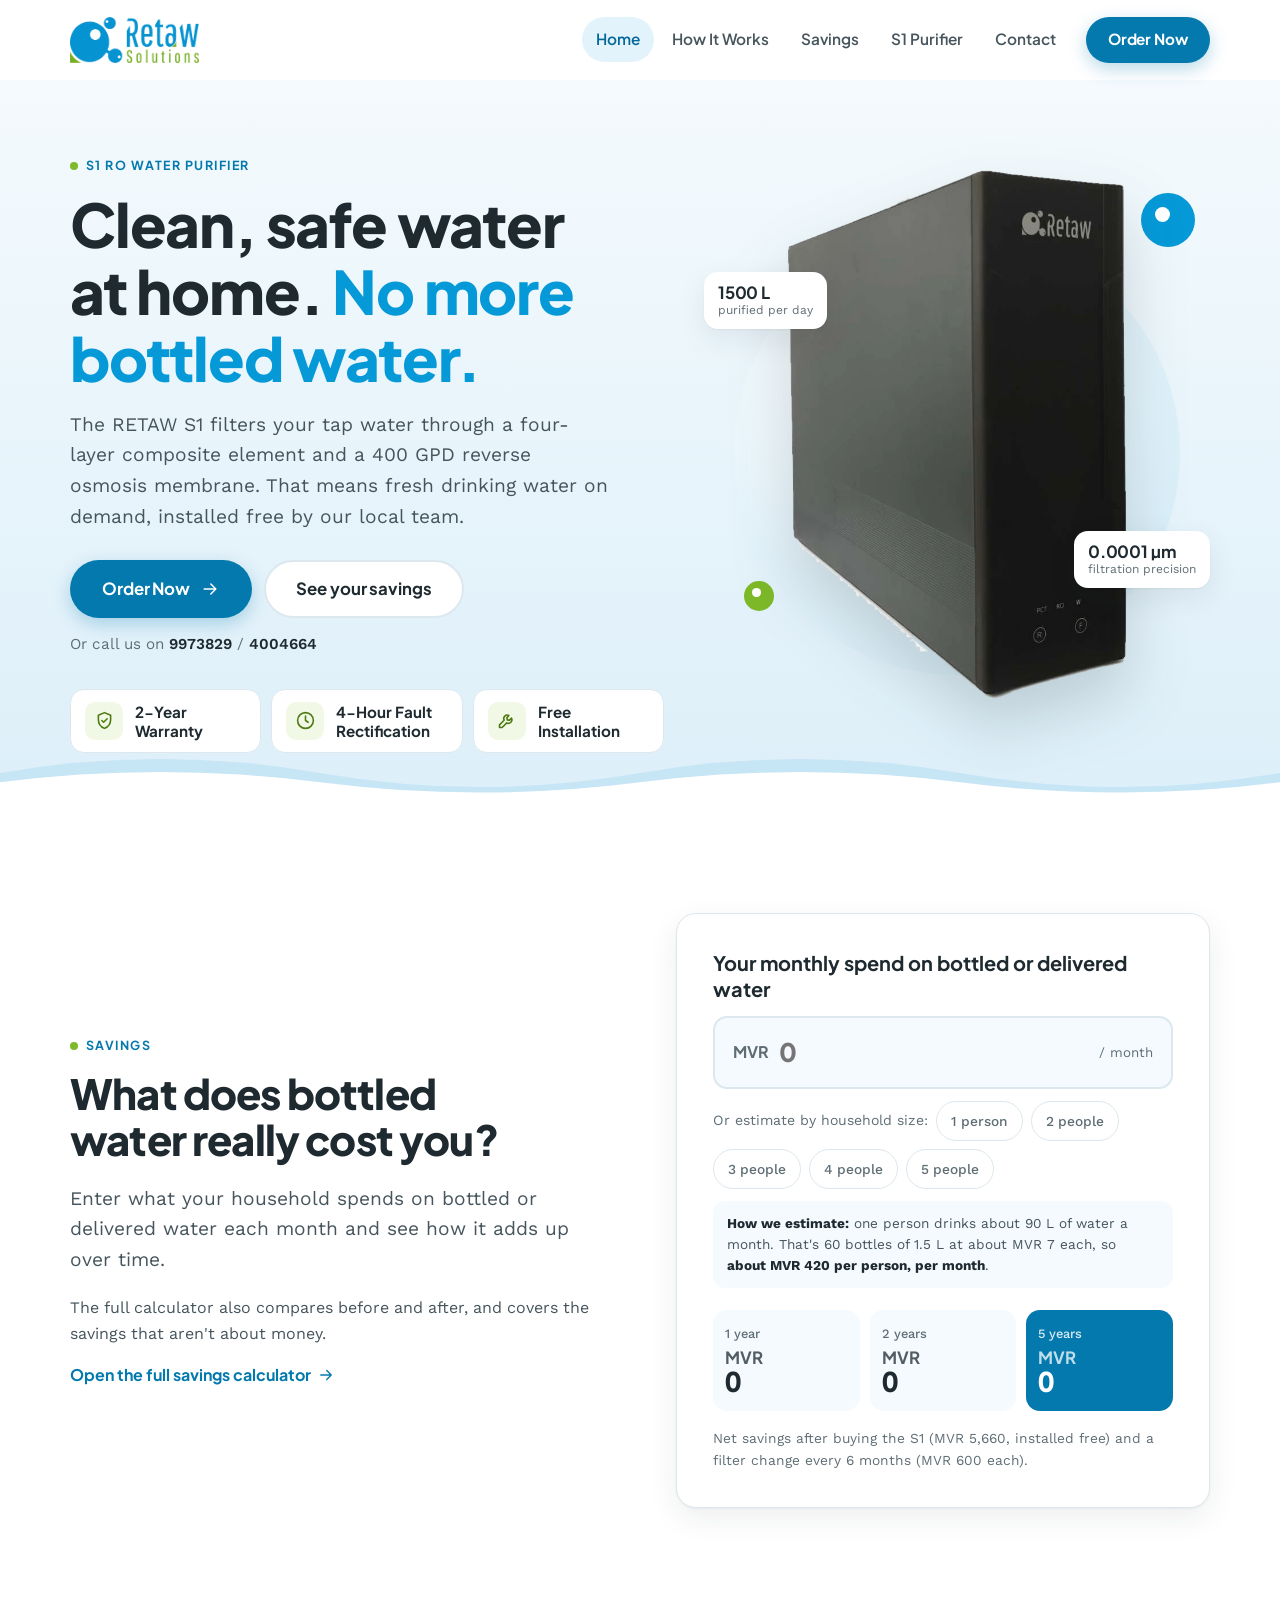
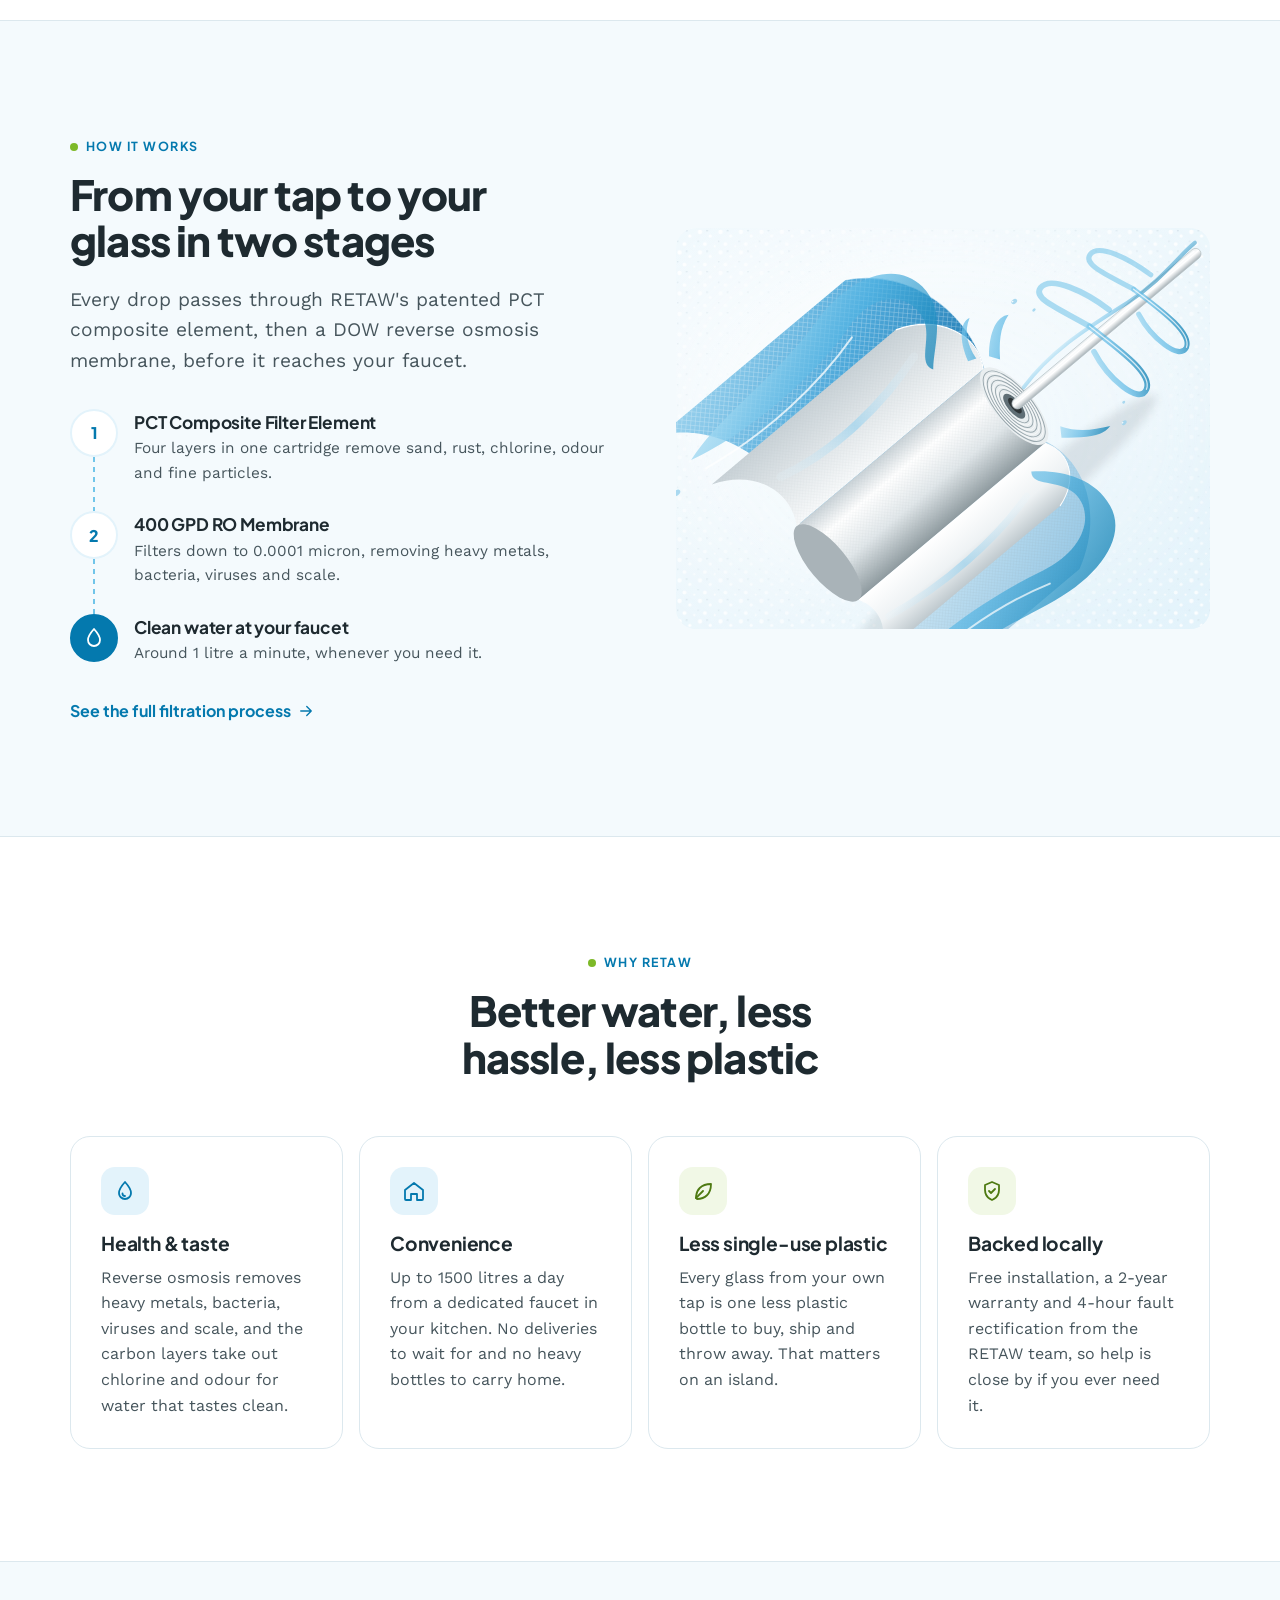
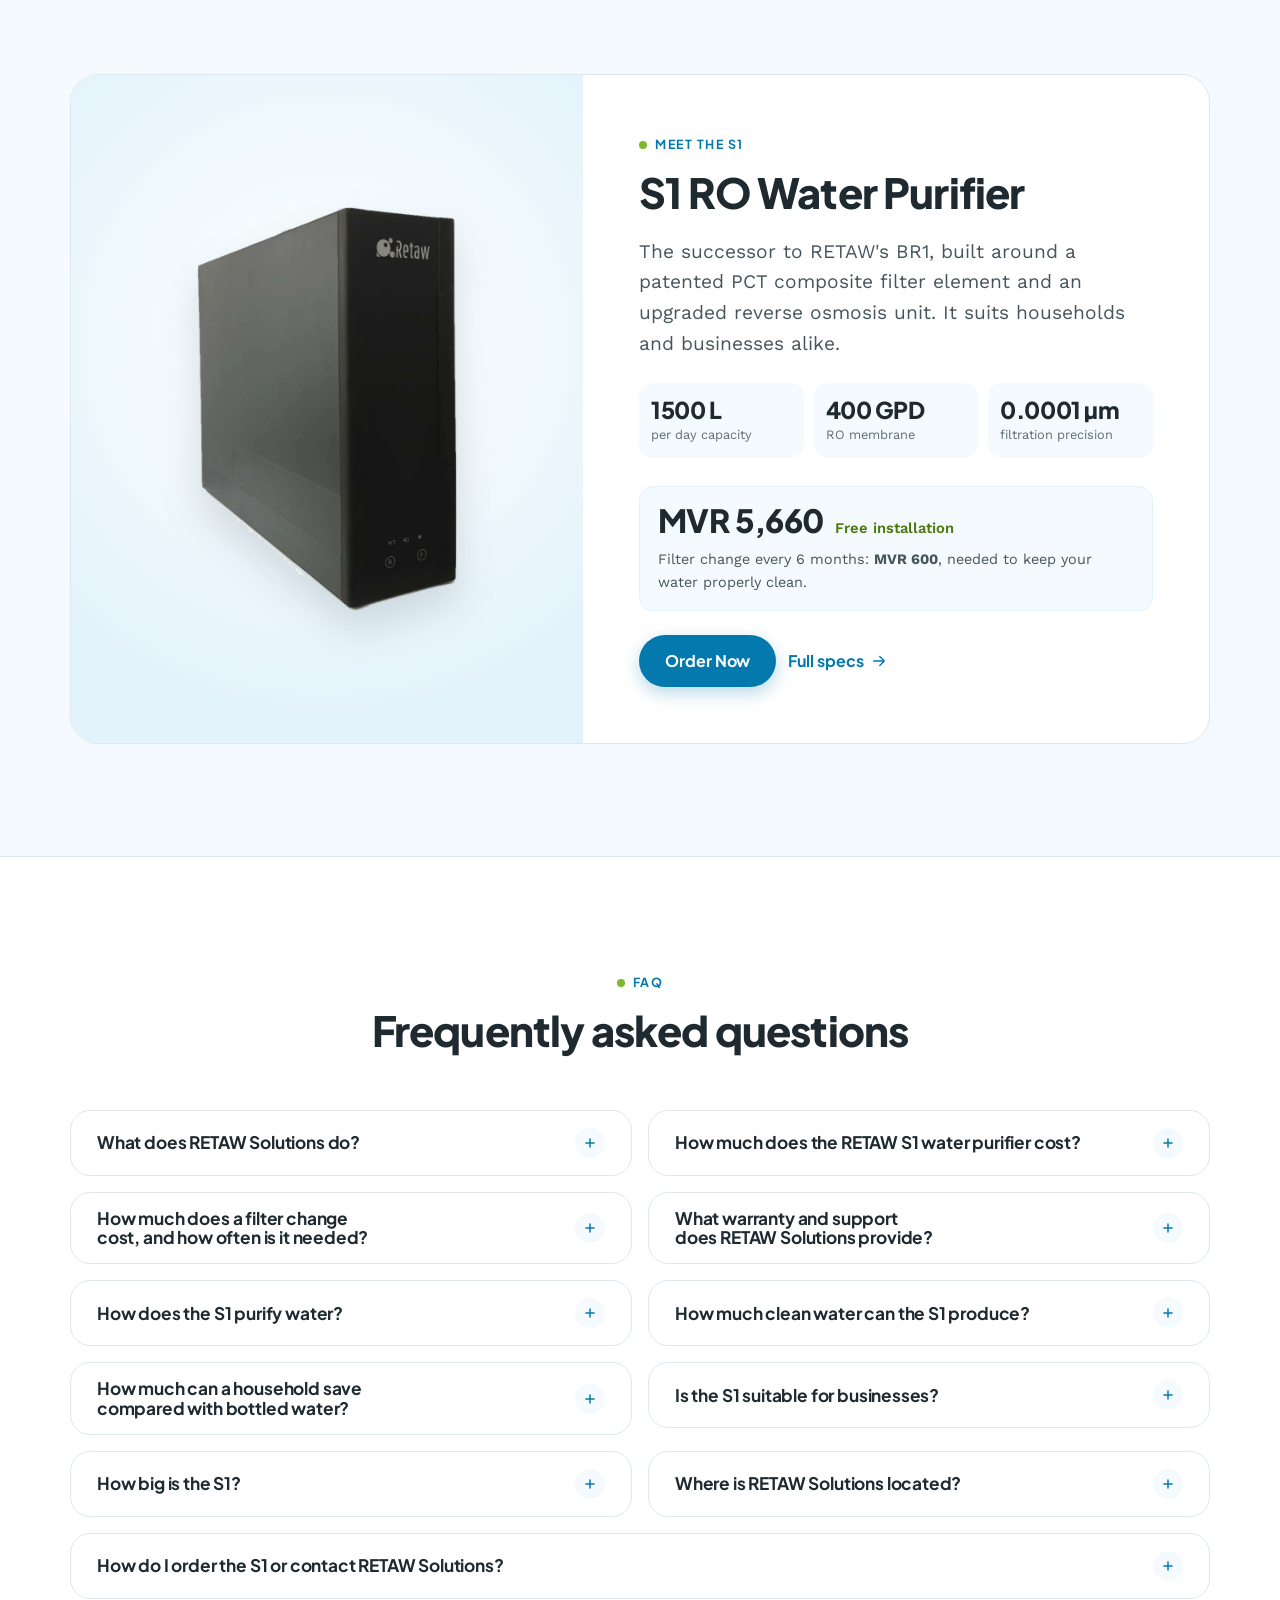
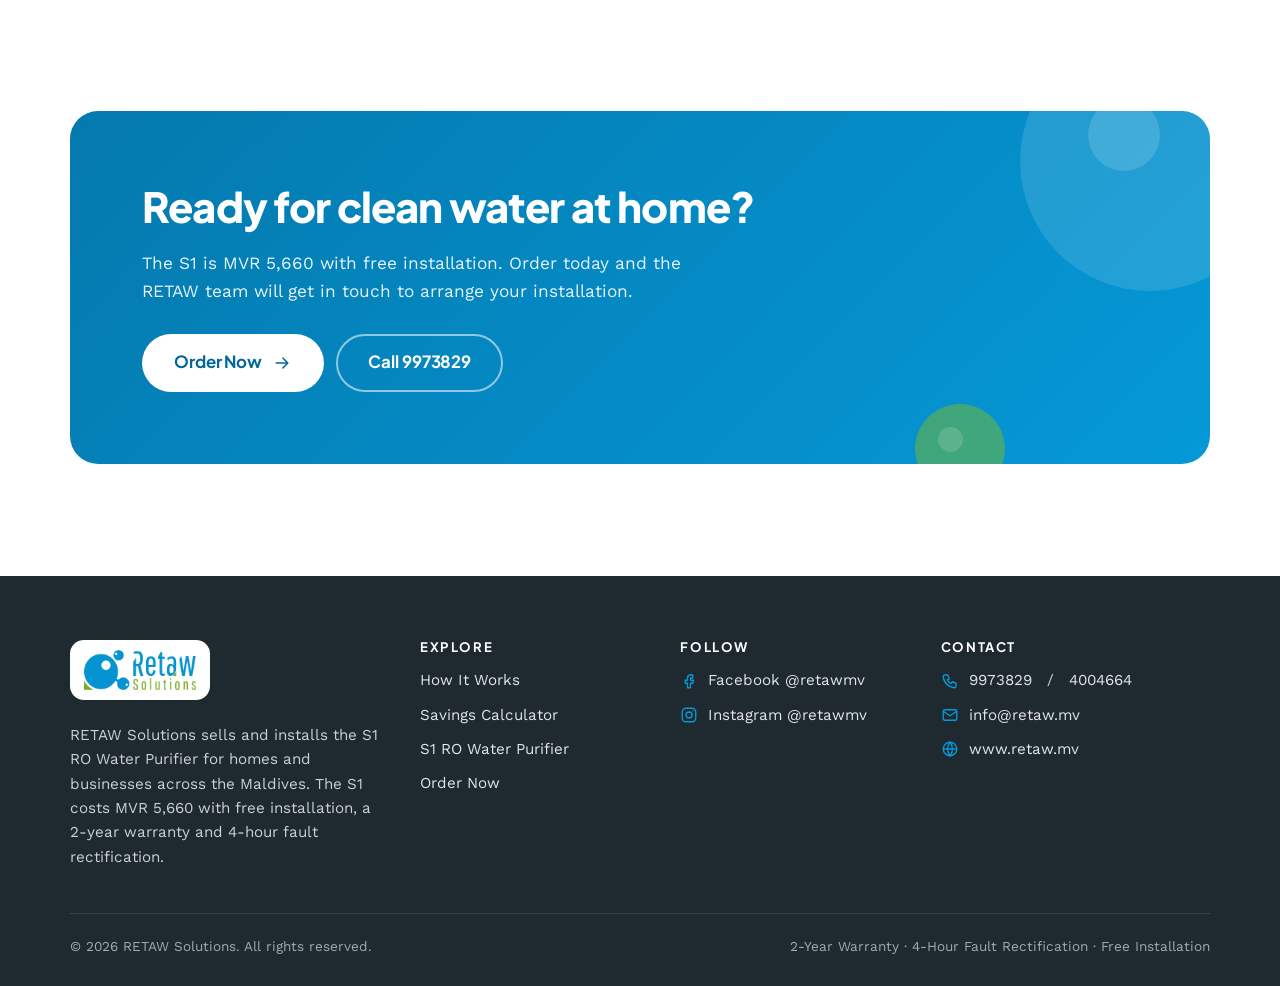
<file: index.html>
<!doctype html>
<html lang="en">
<head>
  <meta charset="utf-8">
  <meta name="viewport" content="width=device-width, initial-scale=1">
  <title>Water Purifiers in the Maldives for Clean Water | RETAW</title>
  <meta name="description" content="Clean, safe drinking water from your own tap with the RETAW S1 RO water purifier. MVR 5,660 with free installation and a 2-year warranty in the Maldives.">
  <link rel="canonical" href="https://www.retaw.mv/">
  <meta name="theme-color" content="#0599D8">
  <!-- Open Graph / Twitter Card -->
  <meta property="og:type" content="website">
  <meta property="og:site_name" content="RETAW Solutions">
  <meta property="og:title" content="Water Purifiers in the Maldives for Clean Water | RETAW">
  <meta property="og:description" content="Clean, safe drinking water from your own tap with the RETAW S1 RO water purifier. MVR 5,660 with free installation and a 2-year warranty in the Maldives.">
  <meta property="og:url" content="https://www.retaw.mv/">
  <meta property="og:image" content="https://www.retaw.mv/assets/og-image.jpg">
  <meta property="og:image:width" content="1200">
  <meta property="og:image:height" content="630">
  <meta property="og:image:alt" content="RETAW Solutions logo beside the S1 RO water purifier">
  <meta name="twitter:card" content="summary_large_image">
  <meta name="twitter:title" content="Water Purifiers in the Maldives for Clean Water | RETAW">
  <meta name="twitter:description" content="Clean, safe drinking water from your own tap with the RETAW S1 RO water purifier. MVR 5,660 with free installation and a 2-year warranty in the Maldives.">
  <meta name="twitter:image" content="https://www.retaw.mv/assets/og-image.jpg">
  <meta name="twitter:image:alt" content="RETAW Solutions logo beside the S1 RO water purifier">
  <link rel="icon" type="image/png" href="assets/favicon.png">
  <link rel="preconnect" href="https://fonts.googleapis.com">
  <link rel="preconnect" href="https://fonts.gstatic.com" crossorigin>
  <link rel="stylesheet" href="https://fonts.googleapis.com/css2?family=Plus+Jakarta+Sans:wght@600;700;800&family=Work+Sans:wght@400;500;600&display=swap" media="print" onload="this.media='all'"><noscript><link rel="stylesheet" href="https://fonts.googleapis.com/css2?family=Plus+Jakarta+Sans:wght@600;700;800&family=Work+Sans:wght@400;500;600&display=swap"></noscript>
  <link rel="preload" as="image" href="assets/retaw-s1-product-cutout.webp">
  <link rel="stylesheet" href="styles.css">
  <script>document.documentElement.classList.add("js")</script>
  <script src="app.js" defer></script>
  <script type="application/ld+json">
  {
    "@context": "https://schema.org",
    "@graph": [
      {
        "@type": "LocalBusiness",
        "@id": "https://www.retaw.mv/#business",
        "name": "RETAW Solutions",
        "url": "https://www.retaw.mv/",
        "logo": "https://www.retaw.mv/assets/retaw-logo.png",
        "image": "https://www.retaw.mv/assets/og-image.jpg",
        "description": "RETAW Solutions sells and installs RO water purifiers for homes and businesses across the Maldives.",
        "telephone": "+960 997 3829",
        "email": "info@retaw.mv",
        "address": {
          "@type": "PostalAddress",
          "addressCountry": "MV"
        },
        "areaServed": {
          "@type": "Country",
          "name": "Maldives"
        },
        "contactPoint": [
          {
            "@type": "ContactPoint",
            "telephone": "+960 997 3829",
            "contactType": "customer service",
            "areaServed": "MV",
            "availableLanguage": "en"
          },
          {
            "@type": "ContactPoint",
            "telephone": "+960 400 4664",
            "contactType": "customer service",
            "areaServed": "MV",
            "availableLanguage": "en"
          }
        ],
        "sameAs": [
          "https://www.facebook.com/retawmv",
          "https://www.instagram.com/retawmv"
        ]
      },
      {
        "@type": "WebSite",
        "@id": "https://www.retaw.mv/#website",
        "url": "https://www.retaw.mv/",
        "name": "RETAW Solutions",
        "inLanguage": "en",
        "publisher": {
          "@id": "https://www.retaw.mv/#business"
        }
      },
      {
        "@type": "FAQPage",
        "@id": "https://www.retaw.mv/#faq",
        "mainEntity": [
          {
            "@type": "Question",
            "name": "What does RETAW Solutions do?",
            "acceptedAnswer": {
              "@type": "Answer",
              "text": "RETAW Solutions sells and installs RO (reverse osmosis) water purifiers for homes and businesses in the Maldives. Its main product, the S1 RO Water Purifier, cleans ordinary tap water and delivers it through a dedicated faucet, so households don't need to buy bottled water."
            }
          },
          {
            "@type": "Question",
            "name": "How much does the RETAW S1 water purifier cost?",
            "acceptedAnswer": {
              "@type": "Answer",
              "text": "The RETAW S1 RO Water Purifier costs MVR 5,660. Installation is free."
            }
          },
          {
            "@type": "Question",
            "name": "How much does a filter change cost, and how often is it needed?",
            "acceptedAnswer": {
              "@type": "Answer",
              "text": "A filter change for the S1 costs MVR 600 and is needed every 6 months, which comes to MVR 1,200 a year. Regular filter changes are required: without them, the S1 can't clean water properly."
            }
          },
          {
            "@type": "Question",
            "name": "What warranty and support does RETAW Solutions provide?",
            "acceptedAnswer": {
              "@type": "Answer",
              "text": "The S1 comes with a 2-year warranty, free installation and 4-hour fault rectification from the RETAW Solutions team."
            }
          },
          {
            "@type": "Question",
            "name": "How does the S1 purify water?",
            "acceptedAnswer": {
              "@type": "Answer",
              "text": "The S1 filters water in two stages. First, a patented four-layer PCT Composite Filter Element (non-woven fabric, carbon fiber, high precision PP cotton and a rear carbon rod) removes sand, rust, chlorine, odour and fine particles. Then a 400 GPD DOW RO membrane, with filtration precision down to 0.0001 micron, removes heavy metals, bacteria, viruses, scale and organic matter."
            }
          },
          {
            "@type": "Question",
            "name": "How much clean water can the S1 produce?",
            "acceptedAnswer": {
              "@type": "Answer",
              "text": "The S1 can purify up to 1,500 litres of water a day, about 1 litre per minute."
            }
          },
          {
            "@type": "Question",
            "name": "How much can a household save compared with bottled water?",
            "acceptedAnswer": {
              "@type": "Answer",
              "text": "RETAW Solutions estimates that one person spends about MVR 420 a month on bottled drinking water (90 litres, or 60 bottles of 1.5 L at about MVR 7 each). For a 3-person household spending MVR 1,260 a month, the S1 pays for itself in about 5 months and saves about MVR 63,940 over 5 years, after the purifier price and filter changes. The savings calculator works this out for any household."
            }
          },
          {
            "@type": "Question",
            "name": "Is the S1 suitable for businesses?",
            "acceptedAnswer": {
              "@type": "Answer",
              "text": "Yes. The S1 RO Water Purifier is designed for both households and businesses."
            }
          },
          {
            "@type": "Question",
            "name": "How big is the S1?",
            "acceptedAnswer": {
              "@type": "Answer",
              "text": "The S1 measures 120 mm wide, 405 mm deep and 335 mm high."
            }
          },
          {
            "@type": "Question",
            "name": "Where is RETAW Solutions located?",
            "acceptedAnswer": {
              "@type": "Answer",
              "text": "RETAW Solutions is based in the Maldives and supplies and installs water purifiers for customers across the country."
            }
          },
          {
            "@type": "Question",
            "name": "How do I order the S1 or contact RETAW Solutions?",
            "acceptedAnswer": {
              "@type": "Answer",
              "text": "You can order the S1 through the order form, call +960 997 3829 or +960 400 4664, or email info@retaw.mv. RETAW Solutions is also on Facebook and Instagram as @retawmv."
            }
          }
        ]
      }
    ]
  }
  </script>
</head>
<body>
  <a class="skip" href="#main">Skip to content</a>

  <header class="site-header" data-header>
    <div class="container header-inner">
      <a class="brand" href="./"><img src="assets/retaw-logo.png" alt="RETAW Solutions home page" width="600" height="214"></a>
      <nav class="nav" id="site-nav" data-nav aria-label="Main">
        <a href="./" aria-current="page">Home</a>
        <a href="how-it-works">How It Works</a>
        <a href="savings">Savings</a>
        <a href="product">S1 Purifier</a>
        <a href="contact">Contact</a>
        <a class="btn btn-primary" href="contact#order">Order Now</a>
      </nav>
      <button class="nav-toggle" type="button" aria-expanded="false" aria-controls="site-nav" data-nav-toggle>
        <span class="nav-toggle-bars"></span><span class="sr-only">Menu</span>
      </button>
    </div>
  </header>

  <main id="main">
    <!-- ============ HERO ============ -->
    <section class="hero">
      <div class="container hero-grid">
        <div class="hero-copy">
          <p class="eyebrow">S1 RO Water Purifier</p>
          <h1>Clean, safe water at home. <em>No more bottled water.</em></h1>
          <p class="lede">The RETAW S1 filters your tap water through a four-layer composite element and a 400&nbsp;GPD reverse osmosis membrane. That means fresh drinking water on demand, installed free by our local team.</p>
          <div class="cta-row">
            <a class="btn btn-primary btn-lg" href="contact#order">Order Now
              <svg class="i i--arrow" viewBox="0 0 24 24" aria-hidden="true"><path d="M5 12h14M13 6l6 6-6 6"/></svg></a>
            <a class="btn btn-secondary btn-lg" href="savings">See your savings</a>
          </div>
          <p class="hero-call">Or call us on <a href="tel:+9609973829">9973829</a> / <a href="tel:+9604004664">4004664</a></p>
        </div>

        <ul class="trust hero-trust" aria-label="What's included">
            <li><span class="i-wrap"><svg class="i" viewBox="0 0 24 24" aria-hidden="true"><path d="M12 3l7 3v5c0 4.5-3 8.3-7 10-4-1.7-7-5.5-7-10V6l7-3z"/><path d="M9 12l2 2 4-4"/></svg></span>2-Year Warranty</li>
            <li><span class="i-wrap"><svg class="i" viewBox="0 0 24 24" aria-hidden="true"><circle cx="12" cy="12" r="9"/><path d="M12 7v5l3 2"/></svg></span>4-Hour Fault Rectification</li>
            <li><span class="i-wrap"><svg class="i" viewBox="0 0 24 24" aria-hidden="true"><path d="M14.7 6.3a4 4 0 0 0-5.4 5.4L4 17v3h3l5.3-5.3a4 4 0 0 0 5.4-5.4l-2.5 2.5-2.3-.5-.5-2.3z"/></svg></span>Free Installation</li>
        </ul>

        <div class="hero-media">
          <span class="hero-disc" aria-hidden="true"></span>
          <span class="bubble bubble--a" aria-hidden="true"></span>
          <span class="bubble bubble--b" aria-hidden="true"></span>
          <img class="hero-product" src="assets/retaw-s1-product-cutout.webp" alt="RETAW S1 RO water purifier, a slim black reverse osmosis unit for clean drinking water at home" width="594" height="924" fetchpriority="high">
          <div class="spec-chip spec-chip--a"><strong>1500 L</strong>purified per day</div>
          <div class="spec-chip spec-chip--b"><strong>0.0001 µm</strong>filtration precision</div>
        </div>
      </div>
      <div class="wave" aria-hidden="true">
        <svg class="wave-back" viewBox="0 0 2880 60" preserveAspectRatio="none"><path d="M0 30 Q180 0 360 30 T720 30 T1080 30 T1440 30 T1800 30 T2160 30 T2520 30 T2880 30 V60 H0Z"/></svg>
        <svg class="wave-front" viewBox="0 0 2880 60" preserveAspectRatio="none"><path d="M0 40 Q180 18 360 40 T720 40 T1080 40 T1440 40 T1800 40 T2160 40 T2520 40 T2880 40 V60 H0Z"/></svg>
      </div>
    </section>

    <!-- ============ SAVINGS TEASER ============ -->
    <section class="section">
      <div class="container grid-2">
        <div class="reveal">
          <p class="eyebrow">Savings</p>
          <h2>What does bottled water really cost you?</h2>
          <p class="lede">Enter what your household spends on bottled or delivered water each month and see how it adds up over time.</p>
          <p style="color:var(--ink-2)">The full calculator also compares before and after, and covers the savings that aren't about money.</p>
          <a class="text-link" href="savings">Open the full savings calculator
            <svg class="i" viewBox="0 0 24 24" aria-hidden="true"><path d="M5 12h14M13 6l6 6-6 6"/></svg></a>
        </div>

        <form class="calc reveal" data-calc data-delay="1" onsubmit="return false" aria-label="Quick savings calculator">
          <label class="calc-label" for="spend-home">Your monthly spend on bottled or delivered water</label>
          <div class="calc-input">
            <span>MVR</span>
            <input id="spend-home" type="number" inputmode="decimal" min="0" step="1" placeholder="0" data-calc-input>
            <small>/ month</small>
          </div>
          <div class="calc-chips" role="group" aria-label="Estimate by household size"><span>Or estimate by household size:</span>
            <button type="button" class="chip" data-calc-people="1" aria-pressed="false">1 person</button>
            <button type="button" class="chip" data-calc-people="2" aria-pressed="false">2 people</button>
            <button type="button" class="chip" data-calc-people="3" aria-pressed="false">3 people</button>
            <button type="button" class="chip" data-calc-people="4" aria-pressed="false">4 people</button>
            <button type="button" class="chip" data-calc-people="5" aria-pressed="false">5 people</button>
          </div>
          <p class="calc-basis" data-calc-basis aria-live="polite" hidden></p>
          <p class="calc-estimate"><strong>How we estimate:</strong> one person drinks about 90&nbsp;L of water a month. That's 60 bottles of 1.5&nbsp;L at about MVR&nbsp;7 each, so <strong>about MVR&nbsp;420 per person, per month</strong>.</p>
          <div class="calc-results" aria-live="polite">
            <div class="calc-result"><span class="calc-period">1 year</span><span class="calc-value"><small>MVR</small><span data-calc-out="1">0</span></span></div>
            <div class="calc-result"><span class="calc-period">2 years</span><span class="calc-value"><small>MVR</small><span data-calc-out="2">0</span></span></div>
            <div class="calc-result calc-result--feature"><span class="calc-period">5 years</span><span class="calc-value"><small>MVR</small><span data-calc-out="5">0</span></span></div>
          </div>
          <p class="calc-note">Net savings after buying the S1 (MVR 5,660, installed free) and a filter change every 6 months (MVR 600 each).</p>
        </form>
      </div>
    </section>

    <!-- ============ HOW IT WORKS TEASER ============ -->
    <section class="section section--tint">
      <div class="container grid-2">
        <div class="reveal reveal--left">
          <p class="eyebrow">How it works</p>
          <h2>From your tap to your glass in two stages</h2>
          <p class="lede">Every drop passes through RETAW's patented PCT composite element, then a DOW reverse osmosis membrane, before it reaches your faucet.</p>
          <ol class="flow" style="margin:32px 0">
            <li>
              <span class="flow-dot">1</span>
              <div><h3>PCT Composite Filter Element</h3><p>Four layers in one cartridge remove sand, rust, chlorine, odour and fine particles.</p></div>
            </li>
            <li>
              <span class="flow-dot">2</span>
              <div><h3>400 GPD RO Membrane</h3><p>Filters down to 0.0001 micron, removing heavy metals, bacteria, viruses and scale.</p></div>
            </li>
            <li>
              <span class="flow-dot"><svg class="i" viewBox="0 0 24 24" aria-hidden="true"><path d="M12 3s6 6.5 6 11a6 6 0 0 1-12 0c0-4.5 6-11 6-11z"/></svg></span>
              <div><h3>Clean water at your faucet</h3><p>Around 1 litre a minute, whenever you need it.</p></div>
            </li>
          </ol>
          <a class="text-link" href="how-it-works">See the full filtration process
            <svg class="i" viewBox="0 0 24 24" aria-hidden="true"><path d="M5 12h14M13 6l6 6-6 6"/></svg></a>
        </div>
        <div class="media-frame reveal reveal--right" style="aspect-ratio:4/3">
          <img src="assets/retaw-ro-membrane.svg" alt="Illustration of the spiral-wound RO membrane unrolling, with water flowing through its layers" width="1200" height="900" loading="lazy" decoding="async">
        </div>
      </div>
    </section>

    <!-- ============ BENEFITS ============ -->
    <section class="section">
      <div class="container">
        <div class="section-head section-head--center reveal">
          <p class="eyebrow">Why RETAW</p>
          <h2>Better water, less hassle, less plastic</h2>
        </div>
        <div class="benefits">
          <article class="card reveal" data-delay="0">
            <div class="icon-tile"><svg class="i" viewBox="0 0 24 24" aria-hidden="true"><path d="M12 3s6 6.5 6 11a6 6 0 0 1-12 0c0-4.5 6-11 6-11z"/><path d="M9.5 14.5a2.5 2.5 0 0 0 2.5 2.5"/></svg></div>
            <h3>Health &amp; taste</h3>
            <p>Reverse osmosis removes heavy metals, bacteria, viruses and scale, and the carbon layers take out chlorine and odour for water that tastes clean.</p>
          </article>
          <article class="card reveal" data-delay="1">
            <div class="icon-tile"><svg class="i" viewBox="0 0 24 24" aria-hidden="true"><path d="M3 11l9-7 9 7v9a1 1 0 0 1-1 1h-5v-6H9v6H4a1 1 0 0 1-1-1z"/></svg></div>
            <h3>Convenience</h3>
            <p>Up to 1500 litres a day from a dedicated faucet in your kitchen. No deliveries to wait for and no heavy bottles to carry home.</p>
          </article>
          <article class="card reveal" data-delay="2">
            <div class="icon-tile icon-tile--green"><svg class="i" viewBox="0 0 24 24" aria-hidden="true"><path d="M5 19c0-8 5-14 15-14 0 10-6 15-14 15"/><path d="M5 19l7-7"/></svg></div>
            <h3>Less single-use plastic</h3>
            <p>Every glass from your own tap is one less plastic bottle to buy, ship and throw away. That matters on an island.</p>
          </article>
          <article class="card reveal" data-delay="3">
            <div class="icon-tile icon-tile--green"><svg class="i" viewBox="0 0 24 24" aria-hidden="true"><path d="M12 3l7 3v5c0 4.5-3 8.3-7 10-4-1.7-7-5.5-7-10V6l7-3z"/><path d="M9 12l2 2 4-4"/></svg></div>
            <h3>Backed locally</h3>
            <p>Free installation, a 2-year warranty and 4-hour fault rectification from the RETAW team, so help is close by if you ever need it.</p>
          </article>
        </div>
      </div>
    </section>

    <!-- ============ PRODUCT TEASER ============ -->
    <section class="section section--tint">
      <div class="container">
        <article class="product-card reveal">
          <div class="product-card-media">
            <img src="assets/retaw-s1-product-cutout.webp" alt="The black RETAW S1 RO water purifier unit, seen from the side" width="594" height="924" loading="lazy" decoding="async">
          </div>
          <div class="product-card-body">
            <p class="eyebrow">Meet the S1</p>
            <h2>S1 RO Water Purifier</h2>
            <p class="lede">The successor to RETAW's BR1, built around a patented PCT composite filter element and an upgraded reverse osmosis unit. It suits households and businesses alike.</p>
            <ul class="spec-list">
              <li><strong>1500 L</strong><span>per day capacity</span></li>
              <li><strong>400 GPD</strong><span>RO membrane</span></li>
              <li><strong>0.0001 µm</strong><span>filtration precision</span></li>
            </ul>
            <div class="price-block">
              <p class="price-line"><strong>MVR 5,660</strong><span>Free installation</span></p>
              <p class="price-note">Filter change every 6 months: <strong>MVR 600</strong>, needed to keep your water properly clean.</p>
            </div>
            <div class="cta-row">
              <a class="btn btn-primary" href="contact#order">Order Now</a>
              <a class="text-link" href="product">Full specs
                <svg class="i" viewBox="0 0 24 24" aria-hidden="true"><path d="M5 12h14M13 6l6 6-6 6"/></svg></a>
            </div>
          </div>
        </article>
      </div>
    </section>

    <!-- ============ FAQ (mirrored in the FAQPage JSON-LD in <head>) ============ -->
    <section class="section" aria-labelledby="faq-title">
      <div class="container">
        <div class="section-head section-head--center reveal">
          <p class="eyebrow">FAQ</p>
          <h2 id="faq-title">Frequently asked questions</h2>
        </div>
        <div class="faq-grid">
          <details class="card faq-item">
            <summary><h3>What does RETAW Solutions do?</h3></summary>
            <p>RETAW Solutions sells and installs RO (reverse osmosis) water purifiers for homes and businesses in the Maldives. Its main product, the S1 RO Water Purifier, cleans ordinary tap water and delivers it through a dedicated faucet, so households don't need to buy bottled water.</p>
          </details>
          <details class="card faq-item">
            <summary><h3>How much does the RETAW S1 water purifier cost?</h3></summary>
            <p>The RETAW S1 RO Water Purifier costs MVR 5,660. Installation is free.</p>
          </details>
          <details class="card faq-item">
            <summary><h3>How much does a filter change cost, and how often is it needed?</h3></summary>
            <p>A filter change for the S1 costs MVR 600 and is needed every 6 months, which comes to MVR 1,200 a year. Regular filter changes are required: without them, the S1 can't clean water properly.</p>
          </details>
          <details class="card faq-item">
            <summary><h3>What warranty and support does RETAW Solutions provide?</h3></summary>
            <p>The S1 comes with a 2-year warranty, free installation and 4-hour fault rectification from the RETAW Solutions team.</p>
          </details>
          <details class="card faq-item">
            <summary><h3>How does the S1 purify water?</h3></summary>
            <p>The S1 filters water in two stages. First, a patented four-layer PCT Composite Filter Element (non-woven fabric, carbon fiber, high precision PP cotton and a rear carbon rod) removes sand, rust, chlorine, odour and fine particles. Then a 400 GPD DOW RO membrane, with filtration precision down to 0.0001 micron, removes heavy metals, bacteria, viruses, scale and organic matter.</p>
          </details>
          <details class="card faq-item">
            <summary><h3>How much clean water can the S1 produce?</h3></summary>
            <p>The S1 can purify up to 1,500 litres of water a day, about 1 litre per minute.</p>
          </details>
          <details class="card faq-item">
            <summary><h3>How much can a household save compared with bottled water?</h3></summary>
            <p>RETAW Solutions estimates that one person spends about MVR 420 a month on bottled drinking water (90 litres, or 60 bottles of 1.5 L at about MVR 7 each). For a 3-person household spending MVR 1,260 a month, the S1 pays for itself in about 5 months and saves about MVR 63,940 over 5 years, after the purifier price and filter changes. The <a href="savings">savings calculator</a> works this out for any household.</p>
          </details>
          <details class="card faq-item">
            <summary><h3>Is the S1 suitable for businesses?</h3></summary>
            <p>Yes. The S1 RO Water Purifier is designed for both households and businesses.</p>
          </details>
          <details class="card faq-item">
            <summary><h3>How big is the S1?</h3></summary>
            <p>The S1 measures 120 mm wide, 405 mm deep and 335 mm high.</p>
          </details>
          <details class="card faq-item">
            <summary><h3>Where is RETAW Solutions located?</h3></summary>
            <p>RETAW Solutions is based in the Maldives and supplies and installs water purifiers for customers across the country.</p>
          </details>
          <details class="card faq-item">
            <summary><h3>How do I order the S1 or contact RETAW Solutions?</h3></summary>
            <p>You can order the S1 through the <a href="contact#order">order form</a>, call <a href="tel:+9609973829">+960 997 3829</a> or <a href="tel:+9604004664">+960 400 4664</a>, or email <a href="mailto:info@retaw.mv">info@retaw.mv</a>. RETAW Solutions is also on Facebook and Instagram as @retawmv.</p>
          </details>
        </div>
      </div>
    </section>

    <!-- ============ FINAL CTA ============ -->
    <section class="section" style="padding-top:0">
      <div class="container">
        <div class="cta-band reveal">
          <span class="bubble bubble--a" aria-hidden="true"></span>
          <span class="bubble bubble--b" aria-hidden="true"></span>
          <h2>Ready for clean water at home?</h2>
          <p>The S1 is MVR 5,660 with free installation. Order today and the RETAW team will get in touch to arrange your installation.</p>
          <div class="cta-row">
            <a class="btn btn-light btn-lg" href="contact#order">Order Now
              <svg class="i i--arrow" viewBox="0 0 24 24" aria-hidden="true"><path d="M5 12h14M13 6l6 6-6 6"/></svg></a>
            <a class="btn btn-outline-light btn-lg" href="tel:+9609973829">Call 9973829</a>
          </div>
        </div>
      </div>
    </section>
  </main>

  <footer class="site-footer">
    <div class="container">
      <div class="footer-grid">
        <div>
          <a class="footer-logo" href="./"><img src="assets/retaw-logo.png" alt="RETAW Solutions home page" width="600" height="214" loading="lazy"></a>
          <p>RETAW Solutions sells and installs the S1 RO Water Purifier for homes and businesses across the Maldives. The S1 costs MVR 5,660 with free installation, a 2-year warranty and 4-hour fault rectification.</p>
        </div>
        <div>
          <h2 class="footer-heading">Explore</h2>
          <ul class="footer-links">
            <li><a href="how-it-works">How It Works</a></li>
            <li><a href="savings">Savings Calculator</a></li>
            <li><a href="product">S1 RO Water Purifier</a></li>
            <li><a href="contact#order">Order Now</a></li>
          </ul>
        </div>
        <div>
          <h2 class="footer-heading">Follow</h2>
          <ul class="footer-contact">
            <!-- TODO(RETAW): confirm the exact Facebook / Instagram profile URLs for @retawmv -->
            <li><svg class="i" viewBox="0 0 24 24" aria-hidden="true"><path d="M14 8h3V4h-3a4 4 0 0 0-4 4v3H7v4h3v6h4v-6h3l1-4h-4V8z"/></svg><a href="https://www.facebook.com/retawmv" rel="noopener" target="_blank">Facebook @retawmv</a></li>
            <li><svg class="i" viewBox="0 0 24 24" aria-hidden="true"><rect x="3" y="3" width="18" height="18" rx="5"/><circle cx="12" cy="12" r="4"/><path d="M17.5 6.5h.01"/></svg><a href="https://www.instagram.com/retawmv" rel="noopener" target="_blank">Instagram @retawmv</a></li>
          </ul>
        </div>
        <div>
          <h2 class="footer-heading">Contact</h2>
          <ul class="footer-contact">
            <li><svg class="i" viewBox="0 0 24 24" aria-hidden="true"><path d="M5 4h4l2 5-2.5 1.5a11 11 0 0 0 5 5L15 13l5 2v4a2 2 0 0 1-2 2A16 16 0 0 1 3 6a2 2 0 0 1 2-2"/></svg><a href="tel:+9609973829">9973829</a>&nbsp;/&nbsp;<a href="tel:+9604004664">4004664</a></li>
            <li><svg class="i" viewBox="0 0 24 24" aria-hidden="true"><rect x="3" y="5" width="18" height="14" rx="2"/><path d="M3 7l9 6 9-6"/></svg><a href="mailto:info@retaw.mv">info@retaw.mv</a></li>
            <li><svg class="i" viewBox="0 0 24 24" aria-hidden="true"><circle cx="12" cy="12" r="9"/><path d="M3 12h18M12 3a14 14 0 0 1 0 18M12 3a14 14 0 0 0 0 18"/></svg><a href="https://www.retaw.mv" rel="noopener">www.retaw.mv</a></li>
          </ul>
        </div>
      </div>
      <div class="footer-bottom">
        <span>© <span data-year>2026</span> RETAW Solutions. All rights reserved.</span>
        <span>2-Year Warranty · 4-Hour Fault Rectification · Free Installation</span>
      </div>
    </div>
  </footer>

  <div class="sticky-cta" data-sticky-cta>
    <a class="btn btn-secondary" href="tel:+9609973829" aria-label="Call RETAW on 9973829">
      <svg class="i" viewBox="0 0 24 24" aria-hidden="true"><path d="M5 4h4l2 5-2.5 1.5a11 11 0 0 0 5 5L15 13l5 2v4a2 2 0 0 1-2 2A16 16 0 0 1 3 6a2 2 0 0 1 2-2"/></svg>Call</a>
    <a class="btn btn-primary" href="contact#order">Order Now</a>
  </div>
</body>
</html>
</file>
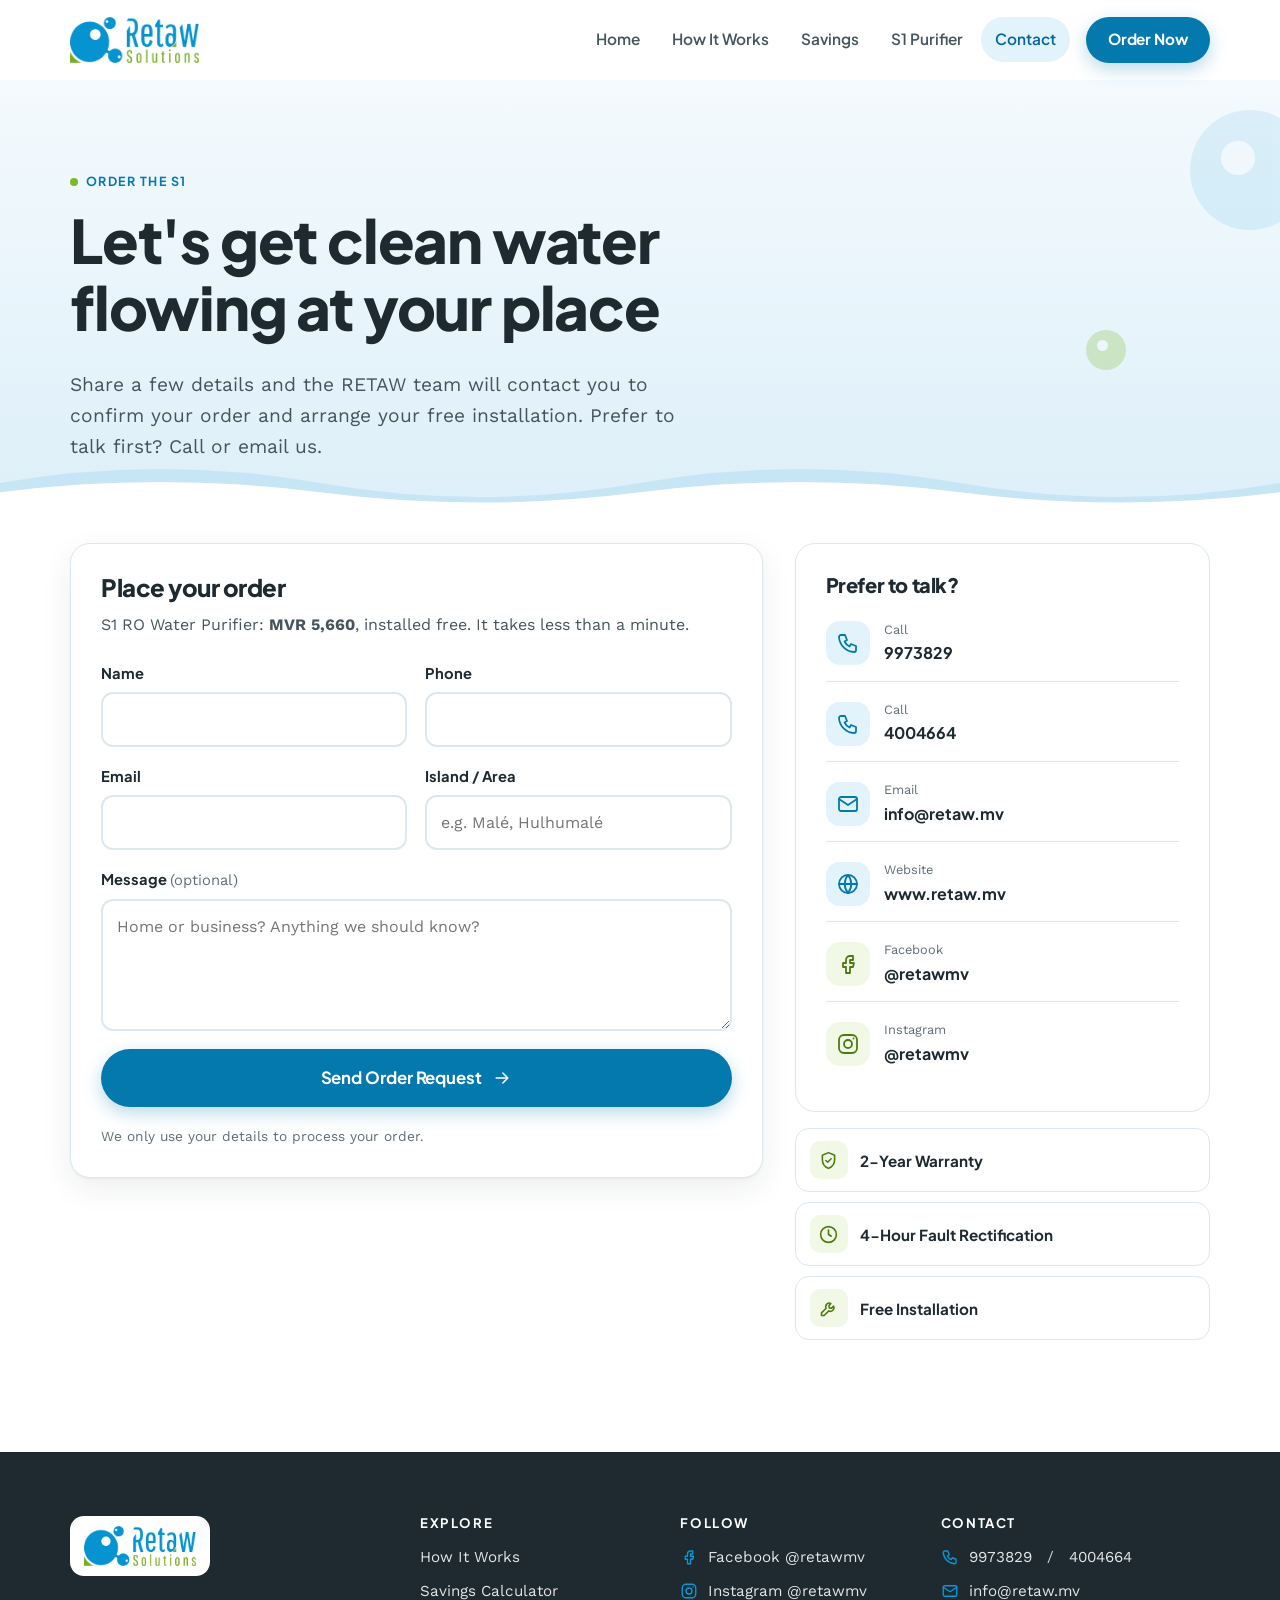
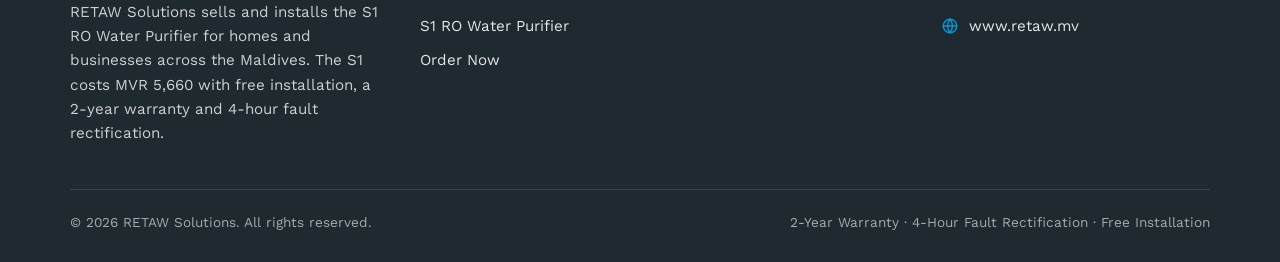
<file: contact.html>
<!doctype html>
<html lang="en">
<head>
  <meta charset="utf-8">
  <meta name="viewport" content="width=device-width, initial-scale=1">
  <title>Order a Water Purifier in the Maldives | RETAW Solutions</title>
  <meta name="description" content="Order the RETAW S1 RO water purifier for MVR 5,660 with free installation in the Maldives. Call 9973829 or 4004664, or email info@retaw.mv to get started.">
  <link rel="canonical" href="https://www.retaw.mv/contact">
  <meta name="theme-color" content="#0599D8">
  <!-- Open Graph / Twitter Card -->
  <meta property="og:type" content="website">
  <meta property="og:site_name" content="RETAW Solutions">
  <meta property="og:title" content="Order a Water Purifier in the Maldives | RETAW Solutions">
  <meta property="og:description" content="Order the RETAW S1 RO water purifier for MVR 5,660 with free installation in the Maldives. Call 9973829 or 4004664, or email info@retaw.mv to get started.">
  <meta property="og:url" content="https://www.retaw.mv/contact">
  <meta property="og:image" content="https://www.retaw.mv/assets/og-image.jpg">
  <meta property="og:image:width" content="1200">
  <meta property="og:image:height" content="630">
  <meta property="og:image:alt" content="RETAW Solutions logo beside the S1 RO water purifier">
  <meta name="twitter:card" content="summary_large_image">
  <meta name="twitter:title" content="Order a Water Purifier in the Maldives | RETAW Solutions">
  <meta name="twitter:description" content="Order the RETAW S1 RO water purifier for MVR 5,660 with free installation in the Maldives. Call 9973829 or 4004664, or email info@retaw.mv to get started.">
  <meta name="twitter:image" content="https://www.retaw.mv/assets/og-image.jpg">
  <meta name="twitter:image:alt" content="RETAW Solutions logo beside the S1 RO water purifier">
  <link rel="icon" type="image/png" href="assets/favicon.png">
  <link rel="preconnect" href="https://fonts.googleapis.com">
  <link rel="preconnect" href="https://fonts.gstatic.com" crossorigin>
  <link rel="stylesheet" href="https://fonts.googleapis.com/css2?family=Plus+Jakarta+Sans:wght@600;700;800&family=Work+Sans:wght@400;500;600&display=swap" media="print" onload="this.media='all'"><noscript><link rel="stylesheet" href="https://fonts.googleapis.com/css2?family=Plus+Jakarta+Sans:wght@600;700;800&family=Work+Sans:wght@400;500;600&display=swap"></noscript>
  <link rel="stylesheet" href="styles.css">
  <script>document.documentElement.classList.add("js")</script>
  <script src="app.js" defer></script>
  <script type="application/ld+json">
  {
    "@context": "https://schema.org",
    "@graph": [
      {
        "@type": "LocalBusiness",
        "@id": "https://www.retaw.mv/#business",
        "name": "RETAW Solutions",
        "url": "https://www.retaw.mv/",
        "logo": "https://www.retaw.mv/assets/retaw-logo.png",
        "image": "https://www.retaw.mv/assets/og-image.jpg",
        "description": "RETAW Solutions sells and installs RO water purifiers for homes and businesses across the Maldives.",
        "telephone": "+960 997 3829",
        "email": "info@retaw.mv",
        "address": {
          "@type": "PostalAddress",
          "addressCountry": "MV"
        },
        "areaServed": {
          "@type": "Country",
          "name": "Maldives"
        },
        "contactPoint": [
          {
            "@type": "ContactPoint",
            "telephone": "+960 997 3829",
            "contactType": "customer service",
            "areaServed": "MV",
            "availableLanguage": "en"
          },
          {
            "@type": "ContactPoint",
            "telephone": "+960 400 4664",
            "contactType": "customer service",
            "areaServed": "MV",
            "availableLanguage": "en"
          }
        ],
        "sameAs": [
          "https://www.facebook.com/retawmv",
          "https://www.instagram.com/retawmv"
        ]
      },
      {
        "@type": "BreadcrumbList",
        "itemListElement": [
          {
            "@type": "ListItem",
            "position": 1,
            "name": "Home",
            "item": "https://www.retaw.mv/"
          },
          {
            "@type": "ListItem",
            "position": 2,
            "name": "Order",
            "item": "https://www.retaw.mv/contact"
          }
        ]
      }
    ]
  }
  </script>
</head>
<body>
  <a class="skip" href="#main">Skip to content</a>

  <header class="site-header" data-header>
    <div class="container header-inner">
      <a class="brand" href="./"><img src="assets/retaw-logo.png" alt="RETAW Solutions home page" width="600" height="214"></a>
      <nav class="nav" id="site-nav" data-nav aria-label="Main">
        <a href="./">Home</a>
        <a href="how-it-works">How It Works</a>
        <a href="savings">Savings</a>
        <a href="product">S1 Purifier</a>
        <a href="contact" aria-current="page">Contact</a>
        <a class="btn btn-primary" href="contact#order">Order Now</a>
      </nav>
      <button class="nav-toggle" type="button" aria-expanded="false" aria-controls="site-nav" data-nav-toggle>
        <span class="nav-toggle-bars"></span><span class="sr-only">Menu</span>
      </button>
    </div>
  </header>

  <main id="main">
    <section class="page-hero" style="padding-bottom:0">
      <span class="bubble bubble--a" aria-hidden="true"></span>
      <span class="bubble bubble--b" aria-hidden="true"></span>
      <div class="container">
        <p class="eyebrow">Order the S1</p>
        <h1>Let's get clean water flowing at your place</h1>
        <p class="lede">Share a few details and the RETAW team will contact you to confirm your order and arrange your free installation. Prefer to talk first? Call or email us.</p>
      </div>
      <div class="wave" aria-hidden="true">
        <svg class="wave-back" viewBox="0 0 2880 60" preserveAspectRatio="none"><path d="M0 30 Q180 0 360 30 T720 30 T1080 30 T1440 30 T1800 30 T2160 30 T2520 30 T2880 30 V60 H0Z"/></svg>
        <svg class="wave-front" viewBox="0 0 2880 60" preserveAspectRatio="none"><path d="M0 40 Q180 18 360 40 T720 40 T1080 40 T1440 40 T1800 40 T2160 40 T2520 40 T2880 40 V60 H0Z"/></svg>
      </div>
    </section>

    <section class="section" style="padding-top:32px" id="order">
      <div class="container contact-layout">
        <div class="card" style="box-shadow:var(--shadow)">
          <h2 style="font-size:1.5rem">Place your order</h2>
          <p style="color:var(--ink-2);margin-bottom:24px">S1 RO Water Purifier: <strong>MVR 5,660</strong>, installed free. It takes less than a minute.</p>

          <!--
            ORDER FORM: ready to wire up.
            Set data-endpoint to your form service / serverless POST URL
            (e.g. https://formspree.io/f/XXXX or /api/order). Fields are sent as FormData:
              name, phone, email, island, message
            "company" is a hidden honeypot field for spam bots and is stripped before sending.
            With data-endpoint empty, submitting opens a pre-filled email to info@retaw.mv.
          -->
          <form class="form" data-order-form data-endpoint="" action="#" method="post" novalidate>
            <div class="form-row">
              <div class="field">
                <label for="q-name">Name</label>
                <input id="q-name" name="name" type="text" autocomplete="name" required>
                <span class="field-error" aria-live="polite"></span>
              </div>
              <div class="field">
                <label for="q-phone">Phone</label>
                <input id="q-phone" name="phone" type="tel" inputmode="tel" autocomplete="tel" required>
                <span class="field-error" aria-live="polite"></span>
              </div>
            </div>
            <div class="form-row">
              <div class="field">
                <label for="q-email">Email</label>
                <input id="q-email" name="email" type="email" autocomplete="email" required>
                <span class="field-error" aria-live="polite"></span>
              </div>
              <div class="field">
                <label for="q-island">Island / Area</label>
                <input id="q-island" name="island" type="text" list="islands" autocomplete="address-level2" placeholder="e.g. Malé, Hulhumalé" required>
                <datalist id="islands">
                  <option value="Malé"></option>
                  <option value="Hulhumalé"></option>
                  <option value="Villimalé"></option>
                  <option value="Addu City"></option>
                  <option value="Fuvahmulah"></option>
                  <option value="Kulhudhuffushi"></option>
                </datalist>
                <span class="field-error" aria-live="polite"></span>
              </div>
            </div>
            <div class="field">
              <label for="q-message">Message <span class="opt">(optional)</span></label>
              <textarea id="q-message" name="message" rows="4" placeholder="Home or business? Anything we should know?"></textarea>
            </div>
            <div class="hp" aria-hidden="true">
              <label for="q-company">Company</label>
              <input id="q-company" name="company" type="text" tabindex="-1" autocomplete="off">
            </div>
            <button type="submit" class="btn btn-primary btn-lg btn-block">Send Order Request
              <svg class="i i--arrow" viewBox="0 0 24 24" aria-hidden="true"><path d="M5 12h14M13 6l6 6-6 6"/></svg></button>
            <div class="form-status" data-form-status role="status" aria-live="polite"></div>
            <p class="form-foot">We only use your details to process your order.</p>
          </form>
        </div>

        <aside>
          <div class="card">
            <h2 style="font-size:1.25rem">Prefer to talk?</h2>
            <ul class="contact-list">
              <li><a href="tel:+9609973829"><span class="icon-tile"><svg class="i" viewBox="0 0 24 24" aria-hidden="true"><path d="M5 4h4l2 5-2.5 1.5a11 11 0 0 0 5 5L15 13l5 2v4a2 2 0 0 1-2 2A16 16 0 0 1 3 6a2 2 0 0 1 2-2"/></svg></span><span><small>Call</small><strong>9973829</strong></span></a></li>
              <li><a href="tel:+9604004664"><span class="icon-tile"><svg class="i" viewBox="0 0 24 24" aria-hidden="true"><path d="M5 4h4l2 5-2.5 1.5a11 11 0 0 0 5 5L15 13l5 2v4a2 2 0 0 1-2 2A16 16 0 0 1 3 6a2 2 0 0 1 2-2"/></svg></span><span><small>Call</small><strong>4004664</strong></span></a></li>
              <li><a href="mailto:info@retaw.mv"><span class="icon-tile"><svg class="i" viewBox="0 0 24 24" aria-hidden="true"><rect x="3" y="5" width="18" height="14" rx="2"/><path d="M3 7l9 6 9-6"/></svg></span><span><small>Email</small><strong>info@retaw.mv</strong></span></a></li>
              <li><a href="https://www.retaw.mv" rel="noopener"><span class="icon-tile"><svg class="i" viewBox="0 0 24 24" aria-hidden="true"><circle cx="12" cy="12" r="9"/><path d="M3 12h18M12 3a14 14 0 0 1 0 18M12 3a14 14 0 0 0 0 18"/></svg></span><span><small>Website</small><strong>www.retaw.mv</strong></span></a></li>
              <!-- TODO(RETAW): confirm the exact Facebook / Instagram profile URLs for @retawmv -->
              <li><a href="https://www.facebook.com/retawmv" rel="noopener" target="_blank"><span class="icon-tile icon-tile--green"><svg class="i" viewBox="0 0 24 24" aria-hidden="true"><path d="M14 8h3V4h-3a4 4 0 0 0-4 4v3H7v4h3v6h4v-6h3l1-4h-4V8z"/></svg></span><span><small>Facebook</small><strong>@retawmv</strong></span></a></li>
              <li><a href="https://www.instagram.com/retawmv" rel="noopener" target="_blank"><span class="icon-tile icon-tile--green"><svg class="i" viewBox="0 0 24 24" aria-hidden="true"><rect x="3" y="3" width="18" height="18" rx="5"/><circle cx="12" cy="12" r="4"/><path d="M17.5 6.5h.01"/></svg></span><span><small>Instagram</small><strong>@retawmv</strong></span></a></li>
            </ul>
          </div>
          <ul class="trust" style="grid-template-columns:1fr;margin-top:16px">
            <li><span class="i-wrap"><svg class="i" viewBox="0 0 24 24" aria-hidden="true"><path d="M12 3l7 3v5c0 4.5-3 8.3-7 10-4-1.7-7-5.5-7-10V6l7-3z"/><path d="M9 12l2 2 4-4"/></svg></span>2-Year Warranty</li>
            <li><span class="i-wrap"><svg class="i" viewBox="0 0 24 24" aria-hidden="true"><circle cx="12" cy="12" r="9"/><path d="M12 7v5l3 2"/></svg></span>4-Hour Fault Rectification</li>
            <li><span class="i-wrap"><svg class="i" viewBox="0 0 24 24" aria-hidden="true"><path d="M14.7 6.3a4 4 0 0 0-5.4 5.4L4 17v3h3l5.3-5.3a4 4 0 0 0 5.4-5.4l-2.5 2.5-2.3-.5-.5-2.3z"/></svg></span>Free Installation</li>
          </ul>
        </aside>
      </div>
    </section>
  </main>

  <footer class="site-footer">
    <div class="container">
      <div class="footer-grid">
        <div>
          <a class="footer-logo" href="./"><img src="assets/retaw-logo.png" alt="RETAW Solutions home page" width="600" height="214" loading="lazy"></a>
          <p>RETAW Solutions sells and installs the S1 RO Water Purifier for homes and businesses across the Maldives. The S1 costs MVR 5,660 with free installation, a 2-year warranty and 4-hour fault rectification.</p>
        </div>
        <div>
          <h2 class="footer-heading">Explore</h2>
          <ul class="footer-links">
            <li><a href="how-it-works">How It Works</a></li>
            <li><a href="savings">Savings Calculator</a></li>
            <li><a href="product">S1 RO Water Purifier</a></li>
            <li><a href="contact#order">Order Now</a></li>
          </ul>
        </div>
        <div>
          <h2 class="footer-heading">Follow</h2>
          <ul class="footer-contact">
            <li><svg class="i" viewBox="0 0 24 24" aria-hidden="true"><path d="M14 8h3V4h-3a4 4 0 0 0-4 4v3H7v4h3v6h4v-6h3l1-4h-4V8z"/></svg><a href="https://www.facebook.com/retawmv" rel="noopener" target="_blank">Facebook @retawmv</a></li>
            <li><svg class="i" viewBox="0 0 24 24" aria-hidden="true"><rect x="3" y="3" width="18" height="18" rx="5"/><circle cx="12" cy="12" r="4"/><path d="M17.5 6.5h.01"/></svg><a href="https://www.instagram.com/retawmv" rel="noopener" target="_blank">Instagram @retawmv</a></li>
          </ul>
        </div>
        <div>
          <h2 class="footer-heading">Contact</h2>
          <ul class="footer-contact">
            <li><svg class="i" viewBox="0 0 24 24" aria-hidden="true"><path d="M5 4h4l2 5-2.5 1.5a11 11 0 0 0 5 5L15 13l5 2v4a2 2 0 0 1-2 2A16 16 0 0 1 3 6a2 2 0 0 1 2-2"/></svg><a href="tel:+9609973829">9973829</a>&nbsp;/&nbsp;<a href="tel:+9604004664">4004664</a></li>
            <li><svg class="i" viewBox="0 0 24 24" aria-hidden="true"><rect x="3" y="5" width="18" height="14" rx="2"/><path d="M3 7l9 6 9-6"/></svg><a href="mailto:info@retaw.mv">info@retaw.mv</a></li>
            <li><svg class="i" viewBox="0 0 24 24" aria-hidden="true"><circle cx="12" cy="12" r="9"/><path d="M3 12h18M12 3a14 14 0 0 1 0 18M12 3a14 14 0 0 0 0 18"/></svg><a href="https://www.retaw.mv" rel="noopener">www.retaw.mv</a></li>
          </ul>
        </div>
      </div>
      <div class="footer-bottom">
        <span>© <span data-year>2026</span> RETAW Solutions. All rights reserved.</span>
        <span>2-Year Warranty · 4-Hour Fault Rectification · Free Installation</span>
      </div>
    </div>
  </footer>
</body>
</html>
</file>
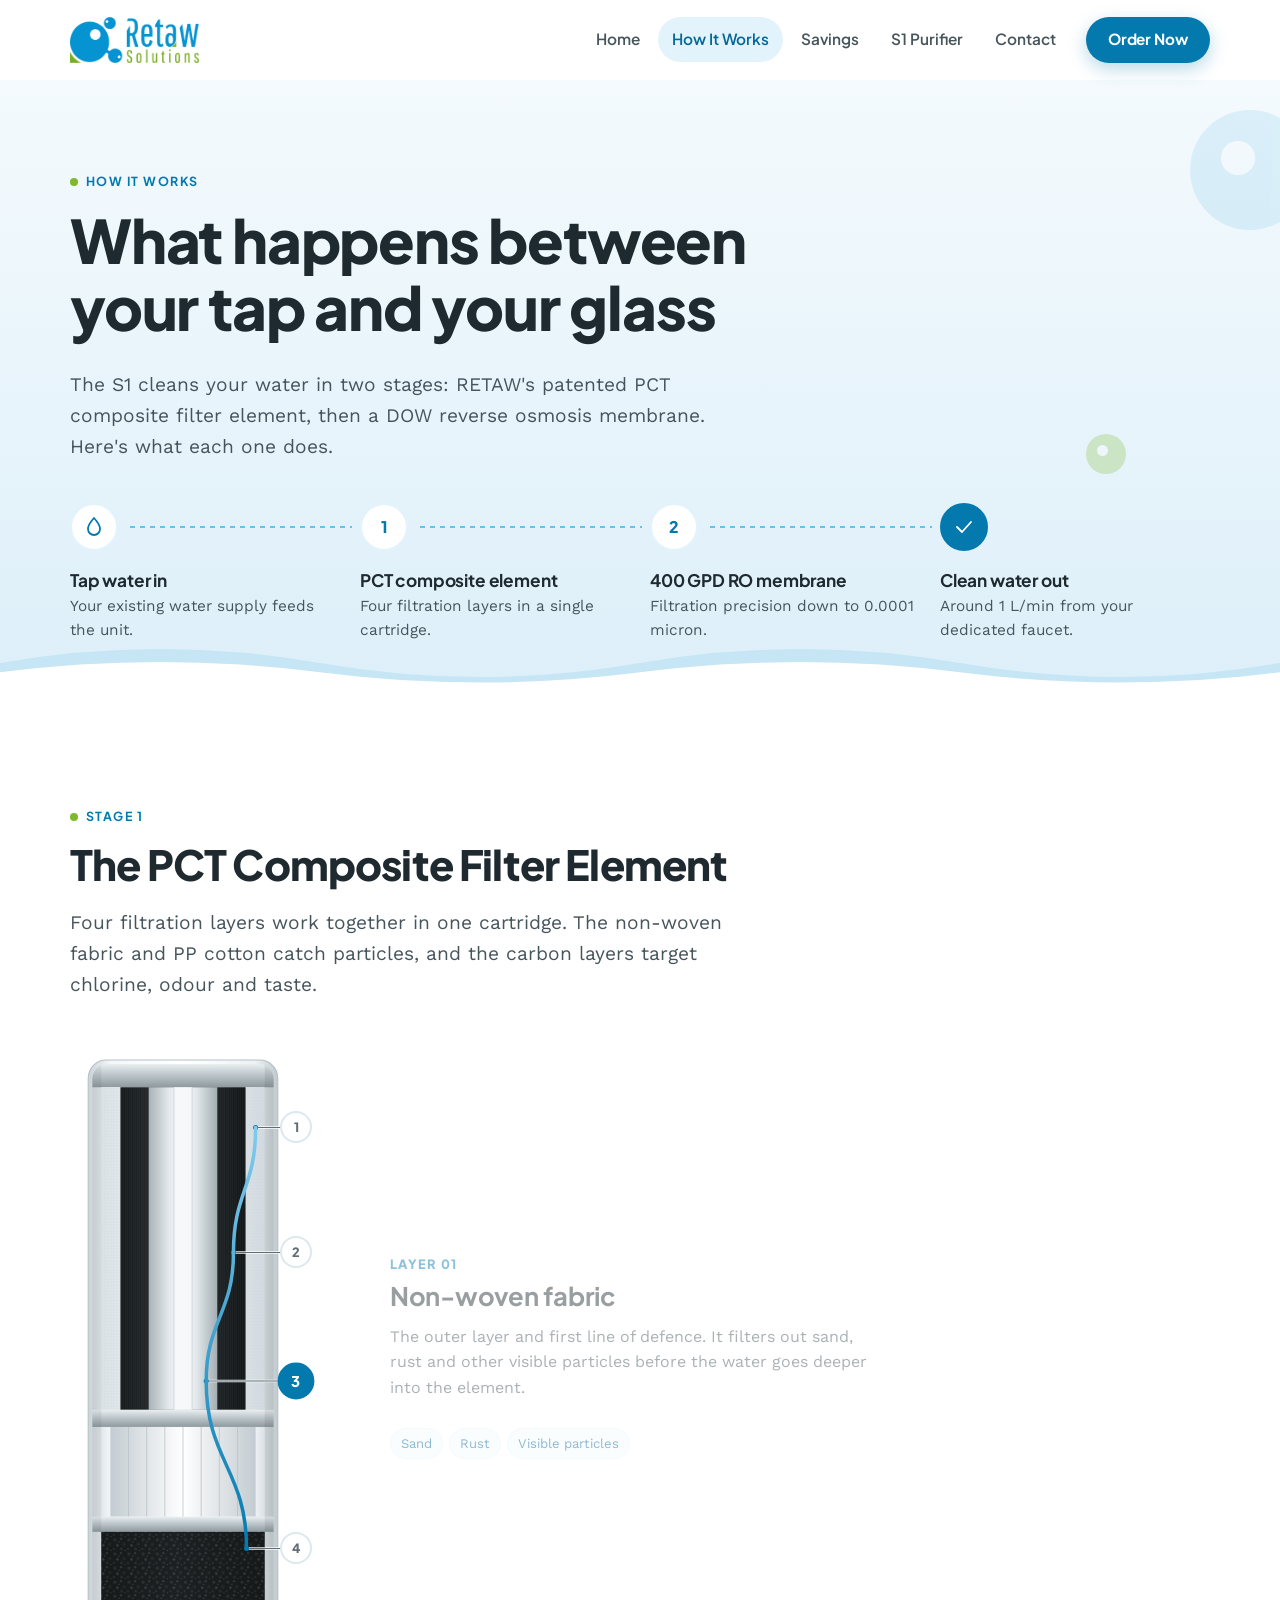
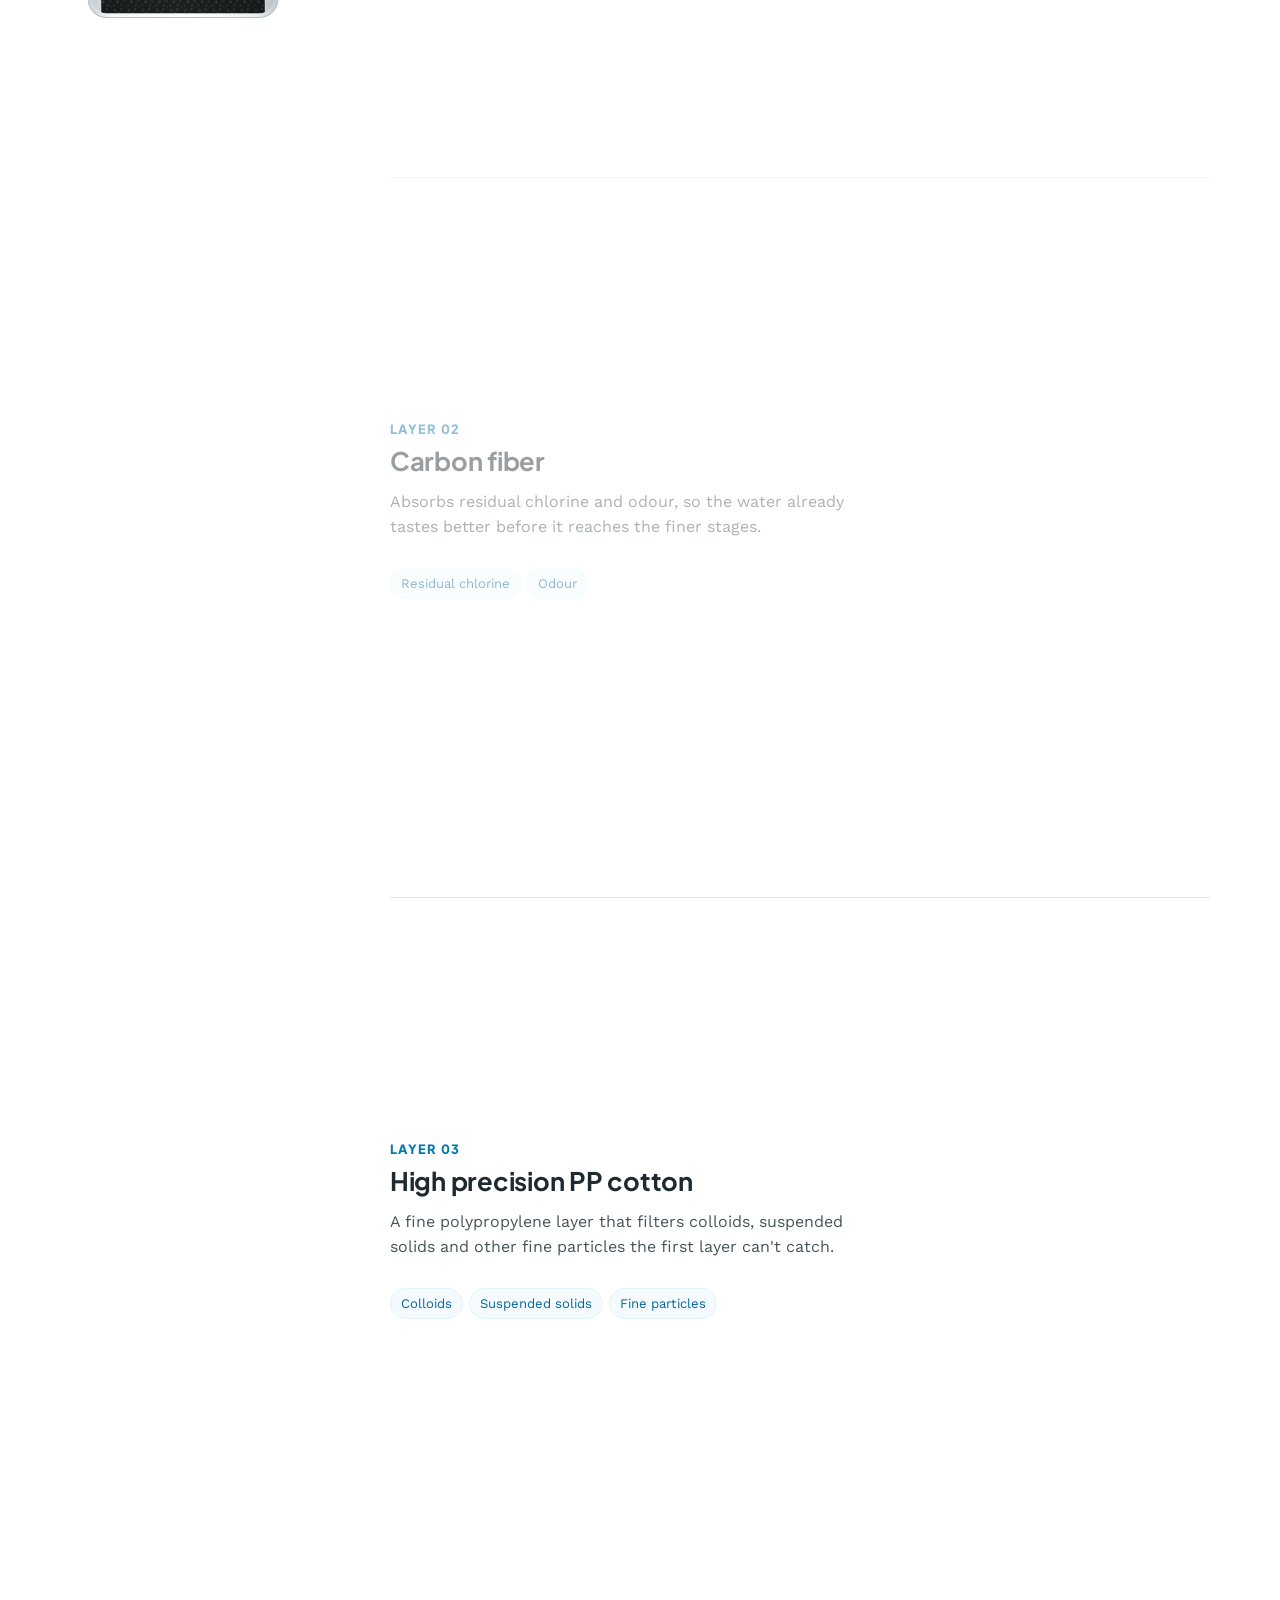
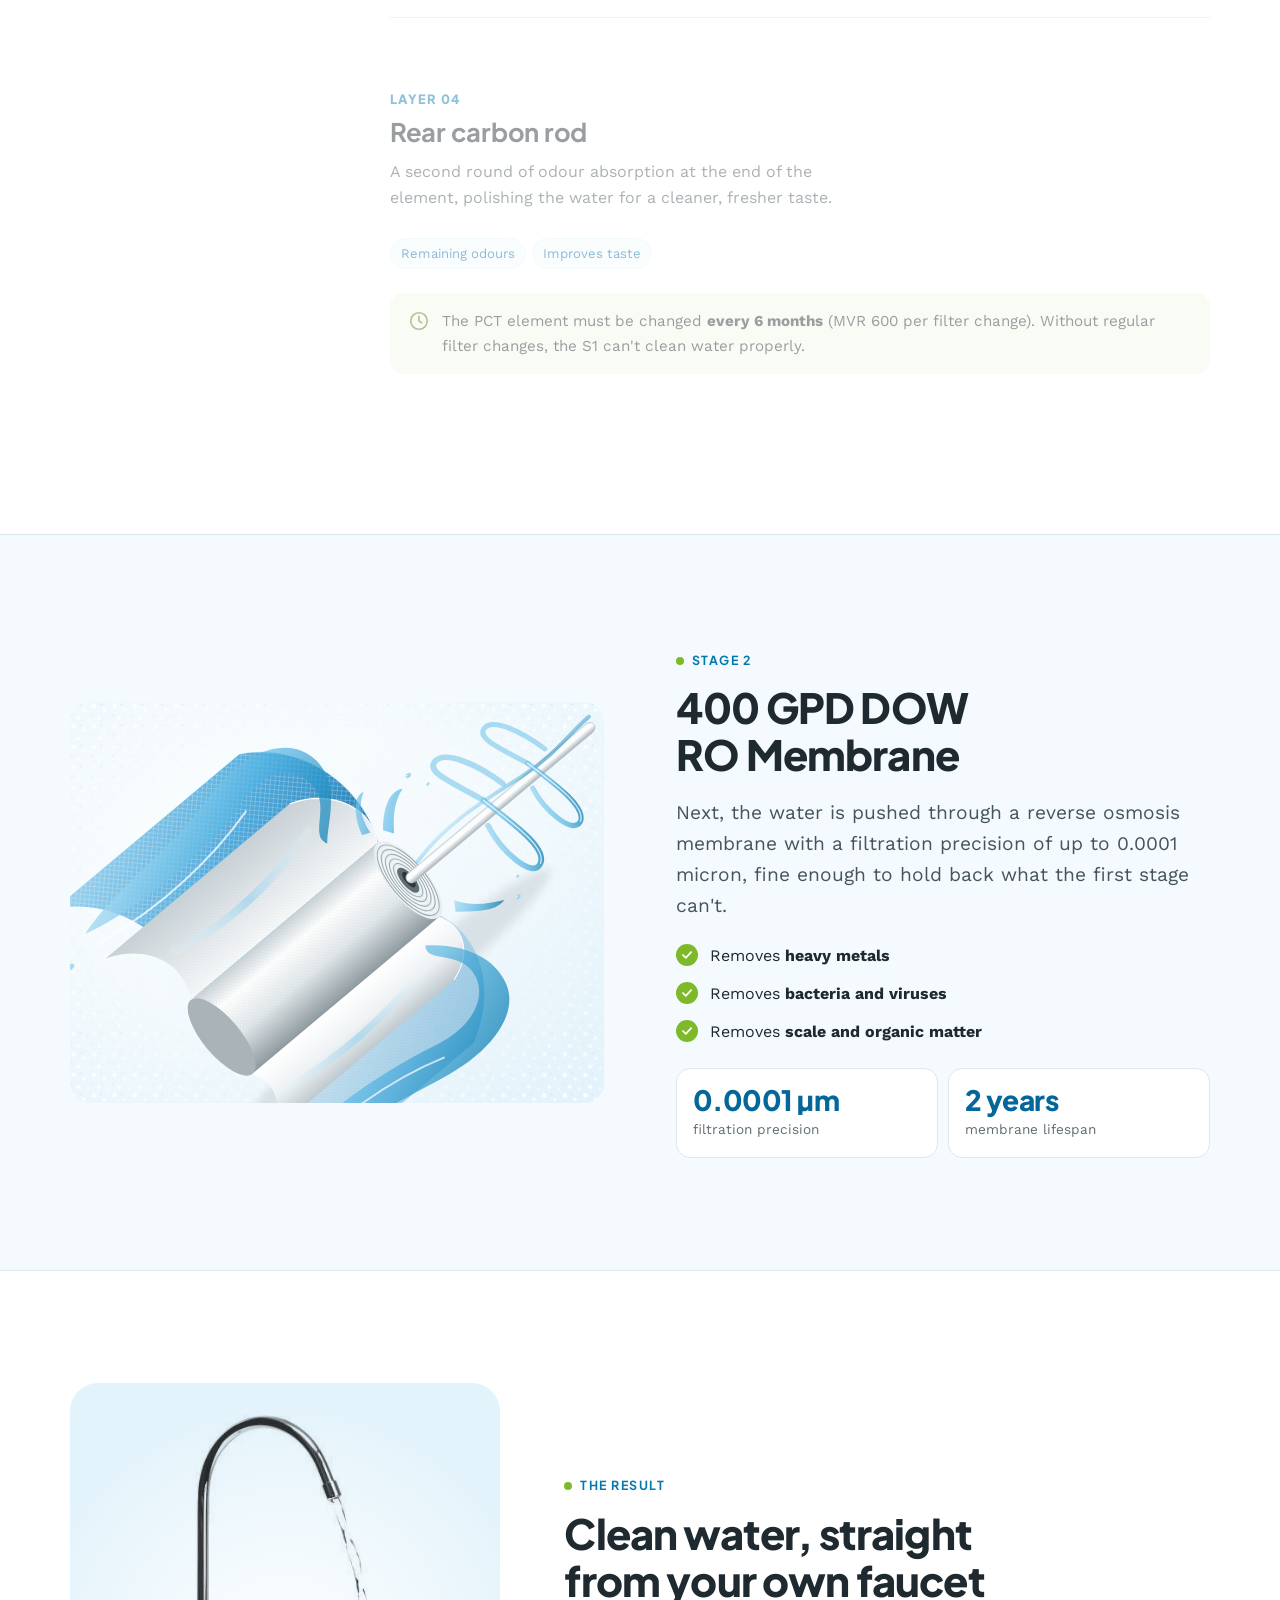
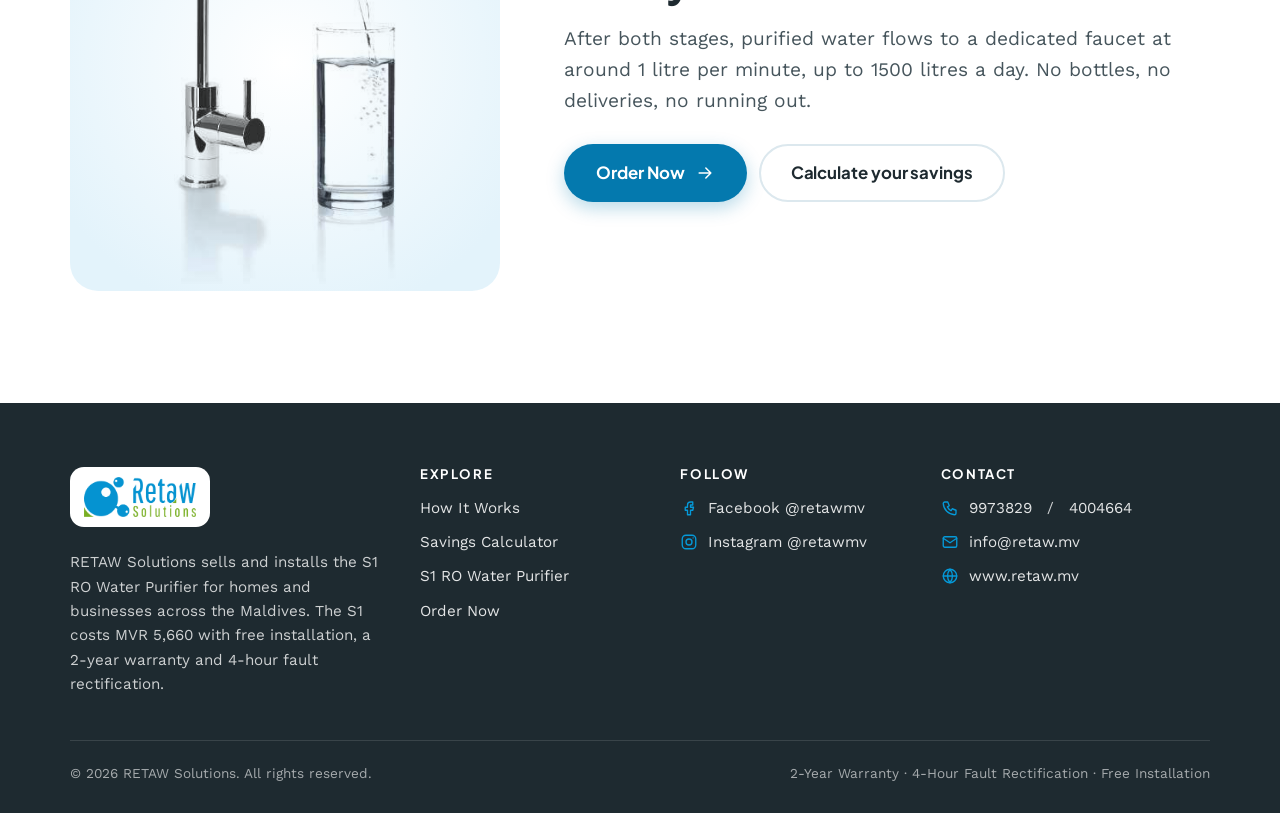
<file: how-it-works.html>
<!doctype html>
<html lang="en">
<head>
  <meta charset="utf-8">
  <meta name="viewport" content="width=device-width, initial-scale=1">
  <title>How Our RO Water Purification Works | RETAW Solutions</title>
  <meta name="description" content="See how the RETAW S1 water purifier cleans your water: a four-layer PCT filter element, then a 400 GPD DOW RO membrane filtering down to 0.0001 micron.">
  <link rel="canonical" href="https://www.retaw.mv/how-it-works">
  <meta name="theme-color" content="#0599D8">
  <!-- Open Graph / Twitter Card -->
  <meta property="og:type" content="website">
  <meta property="og:site_name" content="RETAW Solutions">
  <meta property="og:title" content="How Our RO Water Purification Works | RETAW Solutions">
  <meta property="og:description" content="See how the RETAW S1 water purifier cleans your water: a four-layer PCT filter element, then a 400 GPD DOW RO membrane filtering down to 0.0001 micron.">
  <meta property="og:url" content="https://www.retaw.mv/how-it-works">
  <meta property="og:image" content="https://www.retaw.mv/assets/og-image.jpg">
  <meta property="og:image:width" content="1200">
  <meta property="og:image:height" content="630">
  <meta property="og:image:alt" content="RETAW Solutions logo beside the S1 RO water purifier">
  <meta name="twitter:card" content="summary_large_image">
  <meta name="twitter:title" content="How Our RO Water Purification Works | RETAW Solutions">
  <meta name="twitter:description" content="See how the RETAW S1 water purifier cleans your water: a four-layer PCT filter element, then a 400 GPD DOW RO membrane filtering down to 0.0001 micron.">
  <meta name="twitter:image" content="https://www.retaw.mv/assets/og-image.jpg">
  <meta name="twitter:image:alt" content="RETAW Solutions logo beside the S1 RO water purifier">
  <link rel="icon" type="image/png" href="assets/favicon.png">
  <link rel="preconnect" href="https://fonts.googleapis.com">
  <link rel="preconnect" href="https://fonts.gstatic.com" crossorigin>
  <link rel="stylesheet" href="https://fonts.googleapis.com/css2?family=Plus+Jakarta+Sans:wght@600;700;800&family=Work+Sans:wght@400;500;600&display=swap" media="print" onload="this.media='all'"><noscript><link rel="stylesheet" href="https://fonts.googleapis.com/css2?family=Plus+Jakarta+Sans:wght@600;700;800&family=Work+Sans:wght@400;500;600&display=swap"></noscript>
  <link rel="stylesheet" href="styles.css">
  <script>document.documentElement.classList.add("js")</script>
  <script src="app.js" defer></script>
  <script type="application/ld+json">
  {
    "@context": "https://schema.org",
    "@graph": [
      {
        "@type": "LocalBusiness",
        "@id": "https://www.retaw.mv/#business",
        "name": "RETAW Solutions",
        "url": "https://www.retaw.mv/",
        "logo": "https://www.retaw.mv/assets/retaw-logo.png",
        "image": "https://www.retaw.mv/assets/og-image.jpg",
        "description": "RETAW Solutions sells and installs RO water purifiers for homes and businesses across the Maldives.",
        "telephone": "+960 997 3829",
        "email": "info@retaw.mv",
        "address": {
          "@type": "PostalAddress",
          "addressCountry": "MV"
        },
        "areaServed": {
          "@type": "Country",
          "name": "Maldives"
        },
        "contactPoint": [
          {
            "@type": "ContactPoint",
            "telephone": "+960 997 3829",
            "contactType": "customer service",
            "areaServed": "MV",
            "availableLanguage": "en"
          },
          {
            "@type": "ContactPoint",
            "telephone": "+960 400 4664",
            "contactType": "customer service",
            "areaServed": "MV",
            "availableLanguage": "en"
          }
        ],
        "sameAs": [
          "https://www.facebook.com/retawmv",
          "https://www.instagram.com/retawmv"
        ]
      },
      {
        "@type": "BreadcrumbList",
        "itemListElement": [
          {
            "@type": "ListItem",
            "position": 1,
            "name": "Home",
            "item": "https://www.retaw.mv/"
          },
          {
            "@type": "ListItem",
            "position": 2,
            "name": "How It Works",
            "item": "https://www.retaw.mv/how-it-works"
          }
        ]
      }
    ]
  }
  </script>
</head>
<body>
  <a class="skip" href="#main">Skip to content</a>

  <header class="site-header" data-header>
    <div class="container header-inner">
      <a class="brand" href="./"><img src="assets/retaw-logo.png" alt="RETAW Solutions home page" width="600" height="214"></a>
      <nav class="nav" id="site-nav" data-nav aria-label="Main">
        <a href="./">Home</a>
        <a href="how-it-works" aria-current="page">How It Works</a>
        <a href="savings">Savings</a>
        <a href="product">S1 Purifier</a>
        <a href="contact">Contact</a>
        <a class="btn btn-primary" href="contact#order">Order Now</a>
      </nav>
      <button class="nav-toggle" type="button" aria-expanded="false" aria-controls="site-nav" data-nav-toggle>
        <span class="nav-toggle-bars"></span><span class="sr-only">Menu</span>
      </button>
    </div>
  </header>

  <main id="main">
    <section class="page-hero">
      <span class="bubble bubble--a" aria-hidden="true"></span>
      <span class="bubble bubble--b" aria-hidden="true"></span>
      <div class="container">
        <p class="eyebrow">How it works</p>
        <h1>What happens between your tap and your glass</h1>
        <p class="lede">The S1 cleans your water in two stages: RETAW's patented PCT composite filter element, then a DOW reverse osmosis membrane. Here's what each one does.</p>
        <ol class="flow flow--row" style="margin-top:40px">
          <li class="reveal"><span class="flow-dot"><svg class="i" viewBox="0 0 24 24" aria-hidden="true"><path d="M12 3s6 6.5 6 11a6 6 0 0 1-12 0c0-4.5 6-11 6-11z"/></svg></span><div><h2 class="flow-title">Tap water in</h2><p>Your existing water supply feeds the unit.</p></div></li>
          <li class="reveal" data-delay="1"><span class="flow-dot">1</span><div><h2 class="flow-title">PCT composite element</h2><p>Four filtration layers in a single cartridge.</p></div></li>
          <li class="reveal" data-delay="2"><span class="flow-dot">2</span><div><h2 class="flow-title">400 GPD RO membrane</h2><p>Filtration precision down to 0.0001 micron.</p></div></li>
          <li class="reveal" data-delay="3"><span class="flow-dot"><svg class="i" viewBox="0 0 24 24" aria-hidden="true"><path d="M5 12l5 5 9-10"/></svg></span><div><h2 class="flow-title">Clean water out</h2><p>Around 1 L/min from your dedicated faucet.</p></div></li>
        </ol>
      </div>
      <div class="wave" aria-hidden="true">
        <svg class="wave-back" viewBox="0 0 2880 60" preserveAspectRatio="none"><path d="M0 30 Q180 0 360 30 T720 30 T1080 30 T1440 30 T1800 30 T2160 30 T2520 30 T2880 30 V60 H0Z"/></svg>
        <svg class="wave-front" viewBox="0 0 2880 60" preserveAspectRatio="none"><path d="M0 40 Q180 18 360 40 T720 40 T1080 40 T1440 40 T1800 40 T2160 40 T2520 40 T2880 40 V60 H0Z"/></svg>
      </div>
    </section>

    <!-- ============ STAGE 1: PCT STEP-THROUGH ============ -->
    <section class="section" aria-labelledby="pct-title">
      <div class="container">
        <div class="section-head reveal">
          <p class="eyebrow">Stage 1</p>
          <h2 id="pct-title">The PCT Composite Filter Element</h2>
          <p class="lede">Four filtration layers work together in one cartridge. The non-woven fabric and PP cotton catch particles, and the carbon layers target chlorine, odour and taste.</p>
        </div>

        <div class="pct">
          <div class="pct-visual" aria-hidden="true">
            <div class="pct-figure">
              <img src="assets/retaw-pct-cartridge.svg" alt="Cutaway diagram of the PCT composite filter element showing its four layers: non-woven fabric, carbon fiber, PP cotton and rear carbon rod" width="448" height="1117" loading="lazy" decoding="async">
              <!-- Water-flow trace joining the 4 layers (animated on scroll by app.js) -->
              <svg class="pct-flow" viewBox="0 0 448 1117" aria-hidden="true" focusable="false" data-pct-flow>
                <defs>
                  <linearGradient id="pctFlowGrad" gradientUnits="userSpaceOnUse" x1="0" y1="140" x2="0" y2="975">
                    <stop offset="0" stop-color="#7FCBEE"/>
                    <stop offset="1" stop-color="#0479AE"/>
                  </linearGradient>
                </defs>
                <path class="pct-flow-track" d="M368 140 C368 260 324 268 324 388 C324 508 270 523 270 643 C270 800 350 818 350 975"/>
                <path class="pct-flow-fill" d="M368 140 C368 260 324 268 324 388 C324 508 270 523 270 643 C270 800 350 818 350 975"/>
              </svg>
              <span class="pct-flow-head" data-pct-flow-head></span>
              <!-- Marker positions line up with the leader lines in the brochure diagram -->
              <button type="button" class="pct-marker" style="--y:12.5%" data-marker="1" tabindex="-1">1</button>
              <button type="button" class="pct-marker" style="--y:34.7%" data-marker="2" tabindex="-1">2</button>
              <button type="button" class="pct-marker" style="--y:57.6%" data-marker="3" tabindex="-1">3</button>
              <button type="button" class="pct-marker" style="--y:87.3%" data-marker="4" tabindex="-1">4</button>
            </div>
          </div>

          <ol class="pct-steps">
            <li class="pct-step" data-step="1">
              <span class="step-num">LAYER 01</span>
              <h3>Non-woven fabric</h3>
              <p>The outer layer and first line of defence. It filters out sand, rust and other visible particles before the water goes deeper into the element.</p>
              <ul class="removes" aria-label="Removes"><li>Sand</li><li>Rust</li><li>Visible particles</li></ul>
            </li>
            <li class="pct-step" data-step="2">
              <span class="step-num">LAYER 02</span>
              <h3>Carbon fiber</h3>
              <p>Absorbs residual chlorine and odour, so the water already tastes better before it reaches the finer stages.</p>
              <ul class="removes" aria-label="Removes"><li>Residual chlorine</li><li>Odour</li></ul>
            </li>
            <li class="pct-step" data-step="3">
              <span class="step-num">LAYER 03</span>
              <h3>High precision PP cotton</h3>
              <p>A fine polypropylene layer that filters colloids, suspended solids and other fine particles the first layer can't catch.</p>
              <ul class="removes" aria-label="Removes"><li>Colloids</li><li>Suspended solids</li><li>Fine particles</li></ul>
            </li>
            <li class="pct-step" data-step="4">
              <span class="step-num">LAYER 04</span>
              <h3>Rear carbon rod</h3>
              <p>A second round of odour absorption at the end of the element, polishing the water for a cleaner, fresher taste.</p>
              <ul class="removes" aria-label="Removes"><li>Remaining odours</li><li>Improves taste</li></ul>
              <div class="info-note" style="margin-top:24px">
                <svg class="i" viewBox="0 0 24 24" aria-hidden="true"><circle cx="12" cy="12" r="9"/><path d="M12 7v5l3 2"/></svg>
                <span>The PCT element must be changed <strong>every 6 months</strong> (MVR 600 per filter change). Without regular filter changes, the S1 can't clean water properly.</span>
              </div>
            </li>
          </ol>
        </div>
      </div>
    </section>

    <!-- ============ STAGE 2: RO MEMBRANE ============ -->
    <section class="section section--tint" aria-labelledby="ro-title">
      <div class="container grid-2">
        <div class="media-frame reveal reveal--left" style="aspect-ratio:4/3">
          <img src="assets/retaw-ro-membrane.svg" alt="Illustration of the spiral-wound DOW RO membrane unrolling, with water flowing through its layers" width="1200" height="900" loading="lazy" decoding="async">
        </div>
        <div class="reveal reveal--right">
          <p class="eyebrow">Stage 2</p>
          <h2 id="ro-title">400 GPD DOW RO Membrane</h2>
          <p class="lede">Next, the water is pushed through a reverse osmosis membrane with a filtration precision of up to 0.0001 micron, fine enough to hold back what the first stage can't.</p>
          <ul class="check-list">
            <li><svg class="i" viewBox="0 0 24 24" aria-hidden="true"><path d="M5 12l5 5 9-10"/></svg><span>Removes <strong>heavy metals</strong></span></li>
            <li><svg class="i" viewBox="0 0 24 24" aria-hidden="true"><path d="M5 12l5 5 9-10"/></svg><span>Removes <strong>bacteria and viruses</strong></span></li>
            <li><svg class="i" viewBox="0 0 24 24" aria-hidden="true"><path d="M5 12l5 5 9-10"/></svg><span>Removes <strong>scale and organic matter</strong></span></li>
          </ul>
          <div class="stat-row">
            <div class="stat"><strong>0.0001 µm</strong><span>filtration precision</span></div>
            <div class="stat"><strong>2 years</strong><span>membrane lifespan</span></div>
          </div>
        </div>
      </div>
    </section>

    <!-- ============ PAYOFF ============ -->
    <section class="section">
      <div class="container payoff">
        <div class="payoff-media reveal">
          <img src="assets/retaw-faucet-glass-photo.jpg" alt="Filtered water pouring from the S1 faucet into a glass" width="257" height="551" loading="lazy" decoding="async">
        </div>
        <div class="reveal" data-delay="1">
          <p class="eyebrow">The result</p>
          <h2>Clean water, straight from your own faucet</h2>
          <p class="lede">After both stages, purified water flows to a dedicated faucet at around 1 litre per minute, up to 1500 litres a day. No bottles, no deliveries, no running out.</p>
          <div class="cta-row" style="margin-top:28px">
            <a class="btn btn-primary btn-lg" href="contact#order">Order Now
              <svg class="i i--arrow" viewBox="0 0 24 24" aria-hidden="true"><path d="M5 12h14M13 6l6 6-6 6"/></svg></a>
            <a class="btn btn-secondary btn-lg" href="savings">Calculate your savings</a>
          </div>
        </div>
      </div>
    </section>
  </main>

  <footer class="site-footer">
    <div class="container">
      <div class="footer-grid">
        <div>
          <a class="footer-logo" href="./"><img src="assets/retaw-logo.png" alt="RETAW Solutions home page" width="600" height="214" loading="lazy"></a>
          <p>RETAW Solutions sells and installs the S1 RO Water Purifier for homes and businesses across the Maldives. The S1 costs MVR 5,660 with free installation, a 2-year warranty and 4-hour fault rectification.</p>
        </div>
        <div>
          <h2 class="footer-heading">Explore</h2>
          <ul class="footer-links">
            <li><a href="how-it-works">How It Works</a></li>
            <li><a href="savings">Savings Calculator</a></li>
            <li><a href="product">S1 RO Water Purifier</a></li>
            <li><a href="contact#order">Order Now</a></li>
          </ul>
        </div>
        <div>
          <h2 class="footer-heading">Follow</h2>
          <ul class="footer-contact">
            <!-- TODO(RETAW): confirm the exact Facebook / Instagram profile URLs for @retawmv -->
            <li><svg class="i" viewBox="0 0 24 24" aria-hidden="true"><path d="M14 8h3V4h-3a4 4 0 0 0-4 4v3H7v4h3v6h4v-6h3l1-4h-4V8z"/></svg><a href="https://www.facebook.com/retawmv" rel="noopener" target="_blank">Facebook @retawmv</a></li>
            <li><svg class="i" viewBox="0 0 24 24" aria-hidden="true"><rect x="3" y="3" width="18" height="18" rx="5"/><circle cx="12" cy="12" r="4"/><path d="M17.5 6.5h.01"/></svg><a href="https://www.instagram.com/retawmv" rel="noopener" target="_blank">Instagram @retawmv</a></li>
          </ul>
        </div>
        <div>
          <h2 class="footer-heading">Contact</h2>
          <ul class="footer-contact">
            <li><svg class="i" viewBox="0 0 24 24" aria-hidden="true"><path d="M5 4h4l2 5-2.5 1.5a11 11 0 0 0 5 5L15 13l5 2v4a2 2 0 0 1-2 2A16 16 0 0 1 3 6a2 2 0 0 1 2-2"/></svg><a href="tel:+9609973829">9973829</a>&nbsp;/&nbsp;<a href="tel:+9604004664">4004664</a></li>
            <li><svg class="i" viewBox="0 0 24 24" aria-hidden="true"><rect x="3" y="5" width="18" height="14" rx="2"/><path d="M3 7l9 6 9-6"/></svg><a href="mailto:info@retaw.mv">info@retaw.mv</a></li>
            <li><svg class="i" viewBox="0 0 24 24" aria-hidden="true"><circle cx="12" cy="12" r="9"/><path d="M3 12h18M12 3a14 14 0 0 1 0 18M12 3a14 14 0 0 0 0 18"/></svg><a href="https://www.retaw.mv" rel="noopener">www.retaw.mv</a></li>
          </ul>
        </div>
      </div>
      <div class="footer-bottom">
        <span>© <span data-year>2026</span> RETAW Solutions. All rights reserved.</span>
        <span>2-Year Warranty · 4-Hour Fault Rectification · Free Installation</span>
      </div>
    </div>
  </footer>

  <div class="sticky-cta" data-sticky-cta>
    <a class="btn btn-secondary" href="tel:+9609973829" aria-label="Call RETAW on 9973829">
      <svg class="i" viewBox="0 0 24 24" aria-hidden="true"><path d="M5 4h4l2 5-2.5 1.5a11 11 0 0 0 5 5L15 13l5 2v4a2 2 0 0 1-2 2A16 16 0 0 1 3 6a2 2 0 0 1 2-2"/></svg>Call</a>
    <a class="btn btn-primary" href="contact#order">Order Now</a>
  </div>
</body>
</html>
</file>
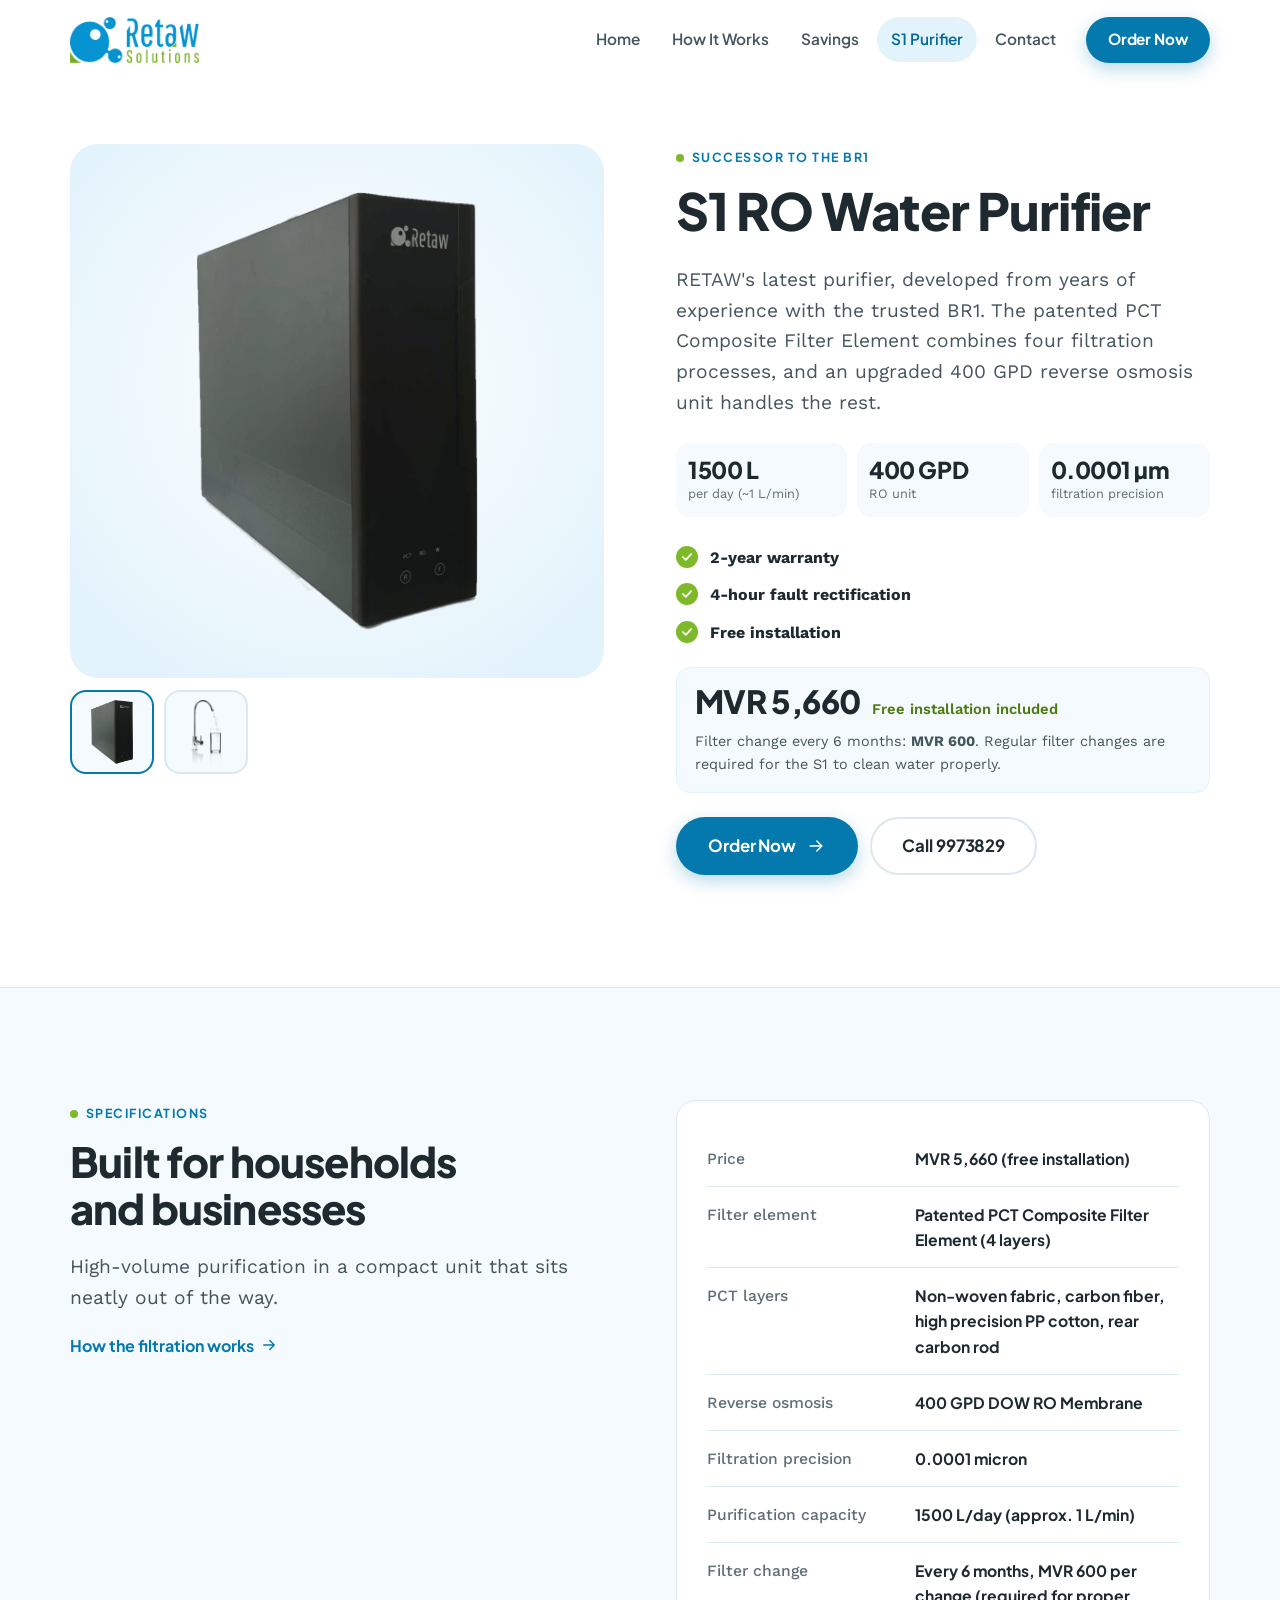
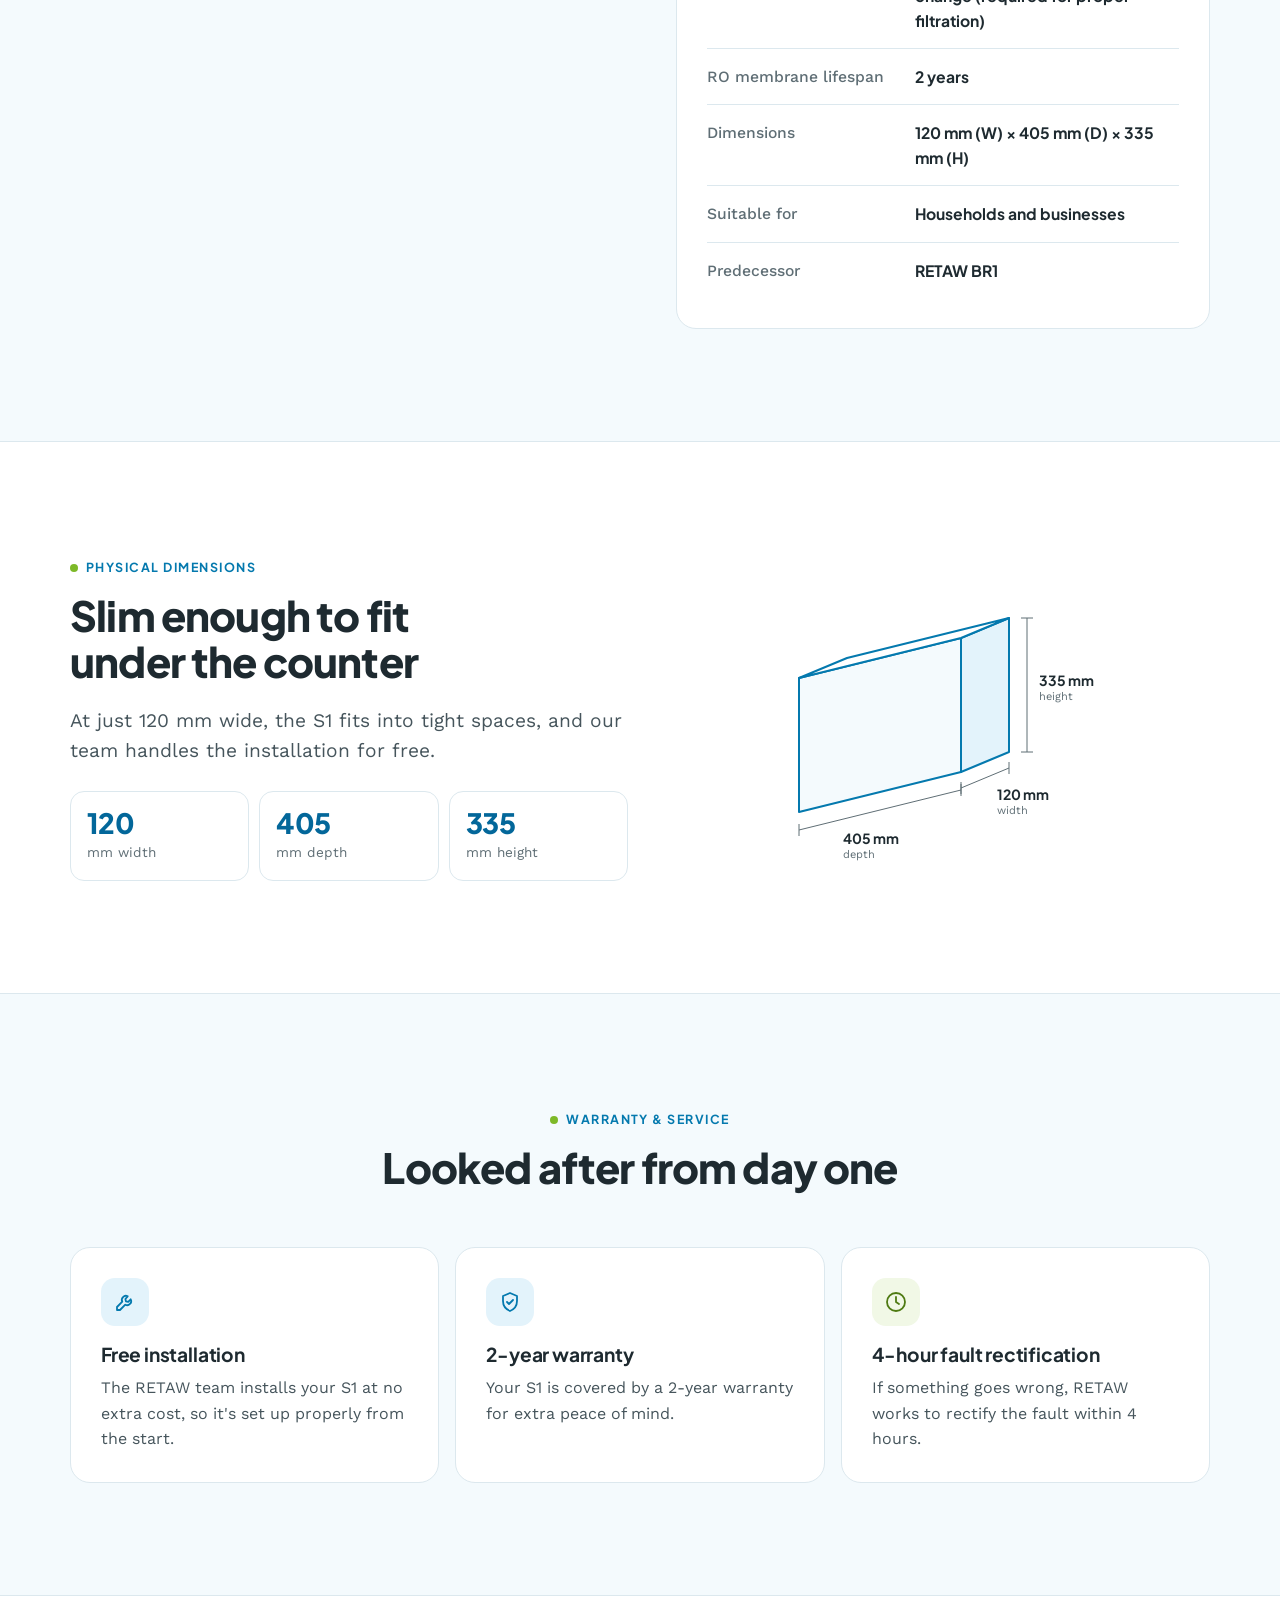
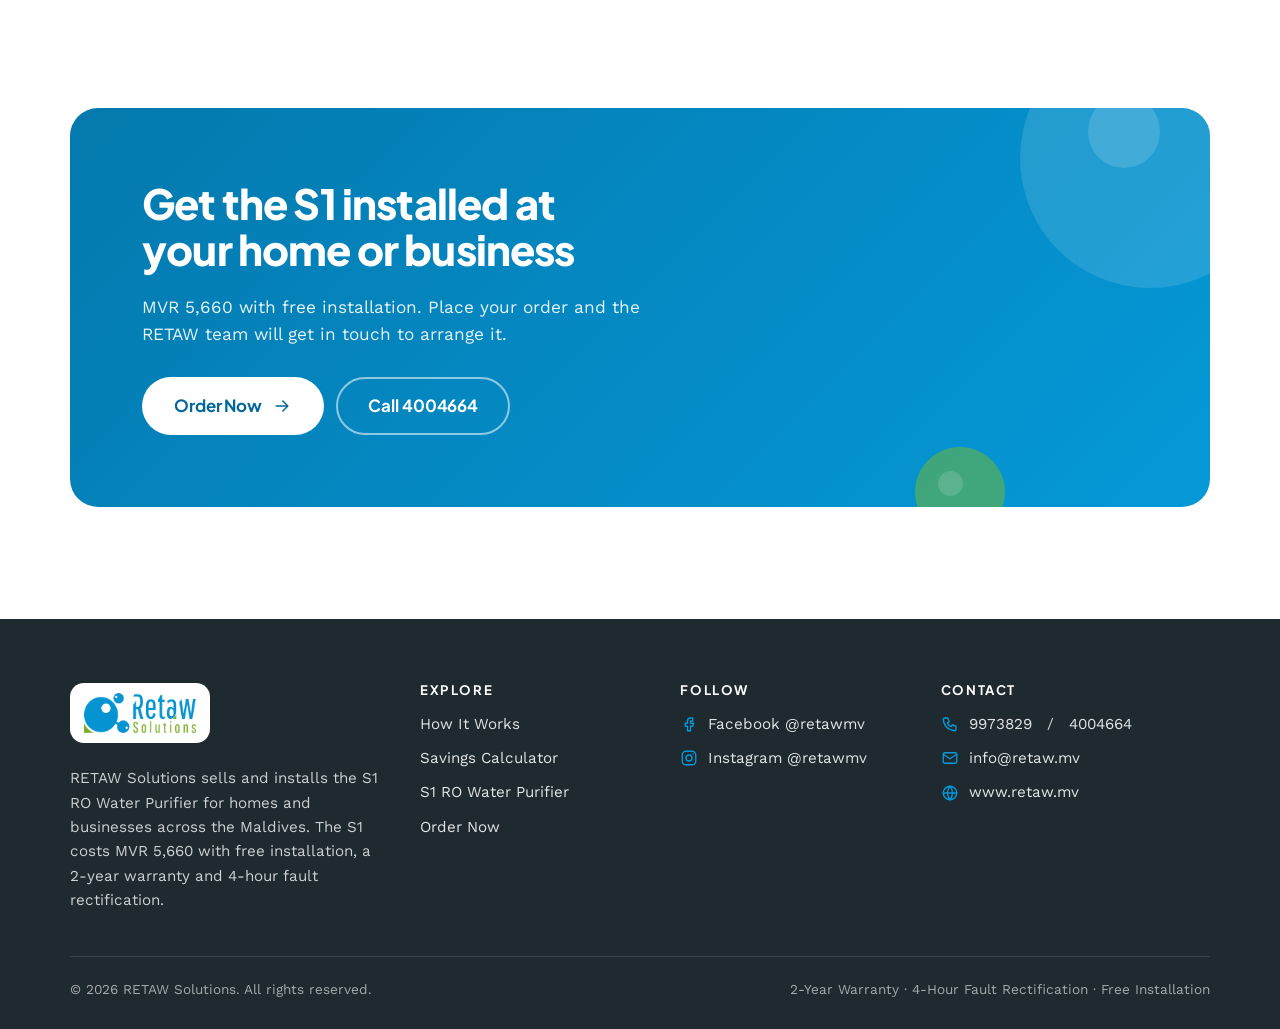
<file: product.html>
<!doctype html>
<html lang="en">
<head>
  <meta charset="utf-8">
  <meta name="viewport" content="width=device-width, initial-scale=1">
  <title>S1 RO Water Purifier: MVR 5,660, Free Install | RETAW</title>
  <meta name="description" content="RETAW S1 RO water purifier for homes and businesses in the Maldives: 1500 L/day, 0.0001 micron filtration, 2-year warranty and free installation. MVR 5,660.">
  <link rel="canonical" href="https://www.retaw.mv/product">
  <meta name="theme-color" content="#0599D8">
  <!-- Open Graph / Twitter Card -->
  <meta property="og:type" content="website">
  <meta property="og:site_name" content="RETAW Solutions">
  <meta property="og:title" content="S1 RO Water Purifier: MVR 5,660, Free Install | RETAW">
  <meta property="og:description" content="RETAW S1 RO water purifier for homes and businesses in the Maldives: 1500 L/day, 0.0001 micron filtration, 2-year warranty and free installation. MVR 5,660.">
  <meta property="og:url" content="https://www.retaw.mv/product">
  <meta property="og:image" content="https://www.retaw.mv/assets/og-image.jpg">
  <meta property="og:image:width" content="1200">
  <meta property="og:image:height" content="630">
  <meta property="og:image:alt" content="RETAW Solutions logo beside the S1 RO water purifier">
  <meta name="twitter:card" content="summary_large_image">
  <meta name="twitter:title" content="S1 RO Water Purifier: MVR 5,660, Free Install | RETAW">
  <meta name="twitter:description" content="RETAW S1 RO water purifier for homes and businesses in the Maldives: 1500 L/day, 0.0001 micron filtration, 2-year warranty and free installation. MVR 5,660.">
  <meta name="twitter:image" content="https://www.retaw.mv/assets/og-image.jpg">
  <meta name="twitter:image:alt" content="RETAW Solutions logo beside the S1 RO water purifier">
  <link rel="icon" type="image/png" href="assets/favicon.png">
  <link rel="preconnect" href="https://fonts.googleapis.com">
  <link rel="preconnect" href="https://fonts.gstatic.com" crossorigin>
  <link rel="stylesheet" href="https://fonts.googleapis.com/css2?family=Plus+Jakarta+Sans:wght@600;700;800&family=Work+Sans:wght@400;500;600&display=swap" media="print" onload="this.media='all'"><noscript><link rel="stylesheet" href="https://fonts.googleapis.com/css2?family=Plus+Jakarta+Sans:wght@600;700;800&family=Work+Sans:wght@400;500;600&display=swap"></noscript>
  <link rel="stylesheet" href="styles.css">
  <script>document.documentElement.classList.add("js")</script>
  <script src="app.js" defer></script>
  <!-- Prices supplied by RETAW: S1 MVR 5,660 (free installation), filter change MVR 600 every 6 months. Keep in sync with CONFIG in app.js. -->
  <script type="application/ld+json">
  {
    "@context": "https://schema.org",
    "@graph": [
      {
        "@type": "LocalBusiness",
        "@id": "https://www.retaw.mv/#business",
        "name": "RETAW Solutions",
        "url": "https://www.retaw.mv/",
        "logo": "https://www.retaw.mv/assets/retaw-logo.png",
        "image": "https://www.retaw.mv/assets/og-image.jpg",
        "description": "RETAW Solutions sells and installs RO water purifiers for homes and businesses across the Maldives.",
        "telephone": "+960 997 3829",
        "email": "info@retaw.mv",
        "address": {
          "@type": "PostalAddress",
          "addressCountry": "MV"
        },
        "areaServed": {
          "@type": "Country",
          "name": "Maldives"
        },
        "contactPoint": [
          {
            "@type": "ContactPoint",
            "telephone": "+960 997 3829",
            "contactType": "customer service",
            "areaServed": "MV",
            "availableLanguage": "en"
          },
          {
            "@type": "ContactPoint",
            "telephone": "+960 400 4664",
            "contactType": "customer service",
            "areaServed": "MV",
            "availableLanguage": "en"
          }
        ],
        "sameAs": [
          "https://www.facebook.com/retawmv",
          "https://www.instagram.com/retawmv"
        ]
      },
      {
        "@type": "Product",
        "@id": "https://www.retaw.mv/product#s1",
        "name": "RETAW S1 RO Water Purifier",
        "description": "RETAW's latest RO water purifier and successor to the BR1. A patented four-layer PCT composite filter element and a 400 GPD DOW reverse osmosis membrane purify up to 1500 litres of water a day, with filtration precision down to 0.0001 micron.",
        "image": [
          "https://www.retaw.mv/assets/retaw-s1-product-photo.jpg",
          "https://www.retaw.mv/assets/retaw-faucet-glass-photo.jpg"
        ],
        "brand": {
          "@type": "Brand",
          "name": "RETAW"
        },
        "category": "Water purifier",
        "additionalProperty": [
          {
            "@type": "PropertyValue",
            "name": "Purification capacity",
            "value": "1500 L/day"
          },
          {
            "@type": "PropertyValue",
            "name": "Reverse osmosis membrane",
            "value": "400 GPD DOW RO Membrane"
          },
          {
            "@type": "PropertyValue",
            "name": "Filtration precision",
            "value": "0.0001 micron"
          },
          {
            "@type": "PropertyValue",
            "name": "Filter change interval",
            "value": "Every 6 months"
          },
          {
            "@type": "PropertyValue",
            "name": "Dimensions (W x D x H)",
            "value": "120 x 405 x 335 mm"
          }
        ],
        "offers": {
          "@type": "Offer",
          "url": "https://www.retaw.mv/product",
          "price": "5660",
          "priceCurrency": "MVR",
          "itemCondition": "https://schema.org/NewCondition",
          "seller": {
            "@id": "https://www.retaw.mv/#business"
          },
          "warranty": {
            "@type": "WarrantyPromise",
            "durationOfWarranty": {
              "@type": "QuantitativeValue",
              "value": 2,
              "unitCode": "ANN"
            }
          }
        }
      },
      {
        "@type": "BreadcrumbList",
        "itemListElement": [
          {
            "@type": "ListItem",
            "position": 1,
            "name": "Home",
            "item": "https://www.retaw.mv/"
          },
          {
            "@type": "ListItem",
            "position": 2,
            "name": "S1 RO Water Purifier",
            "item": "https://www.retaw.mv/product"
          }
        ]
      }
    ]
  }
  </script>
</head>
<body>
  <a class="skip" href="#main">Skip to content</a>

  <header class="site-header" data-header>
    <div class="container header-inner">
      <a class="brand" href="./"><img src="assets/retaw-logo.png" alt="RETAW Solutions home page" width="600" height="214"></a>
      <nav class="nav" id="site-nav" data-nav aria-label="Main">
        <a href="./">Home</a>
        <a href="how-it-works">How It Works</a>
        <a href="savings">Savings</a>
        <a href="product" aria-current="page">S1 Purifier</a>
        <a href="contact">Contact</a>
        <a class="btn btn-primary" href="contact#order">Order Now</a>
      </nav>
      <button class="nav-toggle" type="button" aria-expanded="false" aria-controls="site-nav" data-nav-toggle>
        <span class="nav-toggle-bars"></span><span class="sr-only">Menu</span>
      </button>
    </div>
  </header>

  <main id="main">
    <!-- ============ PRODUCT HERO + GALLERY ============ -->
    <section class="section" style="padding-top:clamp(28px,5vw,64px)">
      <div class="container grid-2" style="align-items:start">
        <div class="gallery">
          <div class="gallery-main">
            <img src="assets/retaw-s1-product-cutout.webp" alt="RETAW S1 RO water purifier, a slim black reverse osmosis unit for clean drinking water at home" width="594" height="924" data-gallery-main fetchpriority="high">
          </div>
          <div class="gallery-thumbs" role="group" aria-label="Product photos">
            <button type="button" class="gallery-thumb" aria-pressed="true" data-gallery-thumb
              data-src="assets/retaw-s1-product-cutout.webp" data-alt="RETAW S1 RO water purifier, a slim black reverse osmosis unit for clean drinking water at home">
              <img src="assets/retaw-s1-product-cutout.webp" alt="" width="594" height="924"><span class="sr-only">S1 unit</span>
            </button>
            <button type="button" class="gallery-thumb" aria-pressed="false" data-gallery-thumb
              data-src="assets/retaw-faucet-glass-photo.jpg" data-alt="Filtered water pouring from the S1 faucet into a glass">
              <img src="assets/retaw-faucet-glass-photo.jpg" alt="" width="257" height="551" loading="lazy"><span class="sr-only">Faucet and glass</span>
            </button>
          </div>
        </div>

        <div>
          <p class="eyebrow">Successor to the BR1</p>
          <h1 style="font-size:clamp(2rem,5.5vw,3.2rem)">S1 RO Water Purifier</h1>
          <p class="lede">RETAW's latest purifier, developed from years of experience with the trusted BR1. The patented PCT Composite Filter Element combines four filtration processes, and an upgraded 400&nbsp;GPD reverse osmosis unit handles the rest.</p>
          <ul class="spec-list">
            <li><strong>1500 L</strong><span>per day (~1 L/min)</span></li>
            <li><strong>400 GPD</strong><span>RO unit</span></li>
            <li><strong>0.0001 µm</strong><span>filtration precision</span></li>
          </ul>
          <ul class="check-list" style="margin-top:0">
            <li><svg class="i" viewBox="0 0 24 24" aria-hidden="true"><path d="M5 12l5 5 9-10"/></svg><span><strong>2-year warranty</strong></span></li>
            <li><svg class="i" viewBox="0 0 24 24" aria-hidden="true"><path d="M5 12l5 5 9-10"/></svg><span><strong>4-hour fault rectification</strong></span></li>
            <li><svg class="i" viewBox="0 0 24 24" aria-hidden="true"><path d="M5 12l5 5 9-10"/></svg><span><strong>Free installation</strong></span></li>
          </ul>
          <div class="price-block">
            <p class="price-line"><strong>MVR 5,660</strong><span>Free installation included</span></p>
            <p class="price-note">Filter change every 6 months: <strong>MVR 600</strong>. Regular filter changes are required for the S1 to clean water properly.</p>
          </div>
          <div class="cta-row">
            <a class="btn btn-primary btn-lg" href="contact#order">Order Now
              <svg class="i i--arrow" viewBox="0 0 24 24" aria-hidden="true"><path d="M5 12h14M13 6l6 6-6 6"/></svg></a>
            <a class="btn btn-secondary btn-lg" href="tel:+9609973829">Call 9973829</a>
          </div>
        </div>
      </div>
    </section>

    <!-- ============ SPECS ============ -->
    <section class="section section--tint" aria-labelledby="specs-title">
      <div class="container grid-2" style="align-items:start">
        <div class="reveal">
          <p class="eyebrow">Specifications</p>
          <h2 id="specs-title">Built for households and businesses</h2>
          <p class="lede">High-volume purification in a compact unit that sits neatly out of the way.</p>
          <a class="text-link" href="how-it-works">How the filtration works
            <svg class="i" viewBox="0 0 24 24" aria-hidden="true"><path d="M5 12h14M13 6l6 6-6 6"/></svg></a>
        </div>
        <div class="card reveal" data-delay="1">
          <table class="specs-table">
            <tbody>
              <tr><th scope="row">Price</th><td>MVR 5,660 (free installation)</td></tr>
              <tr><th scope="row">Filter element</th><td>Patented PCT Composite Filter Element (4 layers)</td></tr>
              <tr><th scope="row">PCT layers</th><td>Non-woven fabric, carbon fiber, high precision PP cotton, rear carbon rod</td></tr>
              <tr><th scope="row">Reverse osmosis</th><td>400 GPD DOW RO Membrane</td></tr>
              <tr><th scope="row">Filtration precision</th><td>0.0001 micron</td></tr>
              <tr><th scope="row">Purification capacity</th><td>1500 L/day (approx. 1 L/min)</td></tr>
              <tr><th scope="row">Filter change</th><td>Every 6 months, MVR 600 per change (required for proper filtration)</td></tr>
              <tr><th scope="row">RO membrane lifespan</th><td>2 years</td></tr>
              <tr><th scope="row">Dimensions</th><td>120 mm (W) × 405 mm (D) × 335 mm (H)</td></tr>
              <tr><th scope="row">Suitable for</th><td>Households and businesses</td></tr>
              <tr><th scope="row">Predecessor</th><td>RETAW BR1</td></tr>
            </tbody>
          </table>
        </div>
      </div>
    </section>

    <!-- ============ DIMENSIONS ============ -->
    <section class="section" aria-labelledby="dims-title">
      <div class="container dims">
        <div class="reveal">
          <p class="eyebrow">Physical dimensions</p>
          <h2 id="dims-title">Slim enough to fit under the counter</h2>
          <p class="lede">At just 120&nbsp;mm wide, the S1 fits into tight spaces, and our team handles the installation for free.</p>
          <div class="stat-row" style="grid-template-columns:repeat(3,1fr)">
            <div class="stat"><strong>120</strong><span>mm width</span></div>
            <div class="stat"><strong>405</strong><span>mm depth</span></div>
            <div class="stat"><strong>335</strong><span>mm height</span></div>
          </div>
        </div>
        <!-- Proportional line drawing: W 120 : D 405 : H 335 -->
        <svg class="reveal" data-delay="1" viewBox="0 0 360 300" role="img" aria-label="Dimension drawing: 120 mm wide, 405 mm deep, 335 mm tall">
          <g fill="none" stroke="#0479AE" stroke-width="2" stroke-linejoin="round">
            <!-- front face (W x H) -->
            <path d="M210 70 L258 50 L258 184 L210 204 Z" fill="#E3F3FB"/>
            <!-- side face (D x H) -->
            <path d="M48 110 L210 70 L210 204 L48 244 Z" fill="#F4FAFD"/>
            <!-- top -->
            <path d="M48 110 L96 90 L258 50 L210 70 Z" fill="#fff"/>
          </g>
          <g stroke="#5F6E75" stroke-width="1" fill="none">
            <path d="M210 220 L258 200"/><path d="M210 214 v12 M258 194 v12"/>
            <path d="M48 262 L210 222" transform="translate(0 0)"/><path d="M48 256 v12 M210 216 v12"/>
            <path d="M276 50 V184"/><path d="M270 50 h12 M270 184 h12"/>
          </g>
          <text class="dims-label" x="246" y="232">120 mm</text><text class="dims-sub" x="246" y="246">width</text>
          <text class="dims-label" x="92" y="276">405 mm</text><text class="dims-sub" x="92" y="290">depth</text>
          <text class="dims-label" x="288" y="118">335 mm</text><text class="dims-sub" x="288" y="132">height</text>
        </svg>
      </div>
    </section>

    <!-- ============ WARRANTY & SERVICE ============ -->
    <section class="section section--tint" aria-labelledby="service-title">
      <div class="container">
        <div class="section-head section-head--center reveal">
          <p class="eyebrow">Warranty &amp; service</p>
          <h2 id="service-title">Looked after from day one</h2>
        </div>
        <div class="service-grid">
          <article class="card reveal">
            <div class="icon-tile"><svg class="i" viewBox="0 0 24 24" aria-hidden="true"><path d="M14.7 6.3a4 4 0 0 0-5.4 5.4L4 17v3h3l5.3-5.3a4 4 0 0 0 5.4-5.4l-2.5 2.5-2.3-.5-.5-2.3z"/></svg></div>
            <h3>Free installation</h3>
            <p>The RETAW team installs your S1 at no extra cost, so it's set up properly from the start.</p>
          </article>
          <article class="card reveal" data-delay="1">
            <div class="icon-tile"><svg class="i" viewBox="0 0 24 24" aria-hidden="true"><path d="M12 3l7 3v5c0 4.5-3 8.3-7 10-4-1.7-7-5.5-7-10V6l7-3z"/><path d="M9 12l2 2 4-4"/></svg></div>
            <h3>2-year warranty</h3>
            <p>Your S1 is covered by a 2-year warranty for extra peace of mind.</p>
            <!-- TODO(RETAW): link to full warranty terms if available -->
          </article>
          <article class="card reveal" data-delay="2">
            <div class="icon-tile icon-tile--green"><svg class="i" viewBox="0 0 24 24" aria-hidden="true"><circle cx="12" cy="12" r="9"/><path d="M12 7v5l3 2"/></svg></div>
            <h3>4-hour fault rectification</h3>
            <p>If something goes wrong, RETAW works to rectify the fault within 4 hours.</p>
          </article>
        </div>
      </div>
    </section>

    <section class="section">
      <div class="container">
        <div class="cta-band reveal">
          <span class="bubble bubble--a" aria-hidden="true"></span>
          <span class="bubble bubble--b" aria-hidden="true"></span>
          <h2>Get the S1 installed at your home or business</h2>
          <p>MVR 5,660 with free installation. Place your order and the RETAW team will get in touch to arrange it.</p>
          <div class="cta-row">
            <a class="btn btn-light btn-lg" href="contact#order">Order Now
              <svg class="i i--arrow" viewBox="0 0 24 24" aria-hidden="true"><path d="M5 12h14M13 6l6 6-6 6"/></svg></a>
            <a class="btn btn-outline-light btn-lg" href="tel:+9604004664">Call 4004664</a>
          </div>
        </div>
      </div>
    </section>
  </main>

  <footer class="site-footer">
    <div class="container">
      <div class="footer-grid">
        <div>
          <a class="footer-logo" href="./"><img src="assets/retaw-logo.png" alt="RETAW Solutions home page" width="600" height="214" loading="lazy"></a>
          <p>RETAW Solutions sells and installs the S1 RO Water Purifier for homes and businesses across the Maldives. The S1 costs MVR 5,660 with free installation, a 2-year warranty and 4-hour fault rectification.</p>
        </div>
        <div>
          <h2 class="footer-heading">Explore</h2>
          <ul class="footer-links">
            <li><a href="how-it-works">How It Works</a></li>
            <li><a href="savings">Savings Calculator</a></li>
            <li><a href="product">S1 RO Water Purifier</a></li>
            <li><a href="contact#order">Order Now</a></li>
          </ul>
        </div>
        <div>
          <h2 class="footer-heading">Follow</h2>
          <ul class="footer-contact">
            <!-- TODO(RETAW): confirm the exact Facebook / Instagram profile URLs for @retawmv -->
            <li><svg class="i" viewBox="0 0 24 24" aria-hidden="true"><path d="M14 8h3V4h-3a4 4 0 0 0-4 4v3H7v4h3v6h4v-6h3l1-4h-4V8z"/></svg><a href="https://www.facebook.com/retawmv" rel="noopener" target="_blank">Facebook @retawmv</a></li>
            <li><svg class="i" viewBox="0 0 24 24" aria-hidden="true"><rect x="3" y="3" width="18" height="18" rx="5"/><circle cx="12" cy="12" r="4"/><path d="M17.5 6.5h.01"/></svg><a href="https://www.instagram.com/retawmv" rel="noopener" target="_blank">Instagram @retawmv</a></li>
          </ul>
        </div>
        <div>
          <h2 class="footer-heading">Contact</h2>
          <ul class="footer-contact">
            <li><svg class="i" viewBox="0 0 24 24" aria-hidden="true"><path d="M5 4h4l2 5-2.5 1.5a11 11 0 0 0 5 5L15 13l5 2v4a2 2 0 0 1-2 2A16 16 0 0 1 3 6a2 2 0 0 1 2-2"/></svg><a href="tel:+9609973829">9973829</a>&nbsp;/&nbsp;<a href="tel:+9604004664">4004664</a></li>
            <li><svg class="i" viewBox="0 0 24 24" aria-hidden="true"><rect x="3" y="5" width="18" height="14" rx="2"/><path d="M3 7l9 6 9-6"/></svg><a href="mailto:info@retaw.mv">info@retaw.mv</a></li>
            <li><svg class="i" viewBox="0 0 24 24" aria-hidden="true"><circle cx="12" cy="12" r="9"/><path d="M3 12h18M12 3a14 14 0 0 1 0 18M12 3a14 14 0 0 0 0 18"/></svg><a href="https://www.retaw.mv" rel="noopener">www.retaw.mv</a></li>
          </ul>
        </div>
      </div>
      <div class="footer-bottom">
        <span>© <span data-year>2026</span> RETAW Solutions. All rights reserved.</span>
        <span>2-Year Warranty · 4-Hour Fault Rectification · Free Installation</span>
      </div>
    </div>
  </footer>

  <div class="sticky-cta" data-sticky-cta>
    <a class="btn btn-secondary" href="tel:+9609973829" aria-label="Call RETAW on 9973829">
      <svg class="i" viewBox="0 0 24 24" aria-hidden="true"><path d="M5 4h4l2 5-2.5 1.5a11 11 0 0 0 5 5L15 13l5 2v4a2 2 0 0 1-2 2A16 16 0 0 1 3 6a2 2 0 0 1 2-2"/></svg>Call</a>
    <a class="btn btn-primary" href="contact#order">Order Now</a>
  </div>
</body>
</html>
</file>
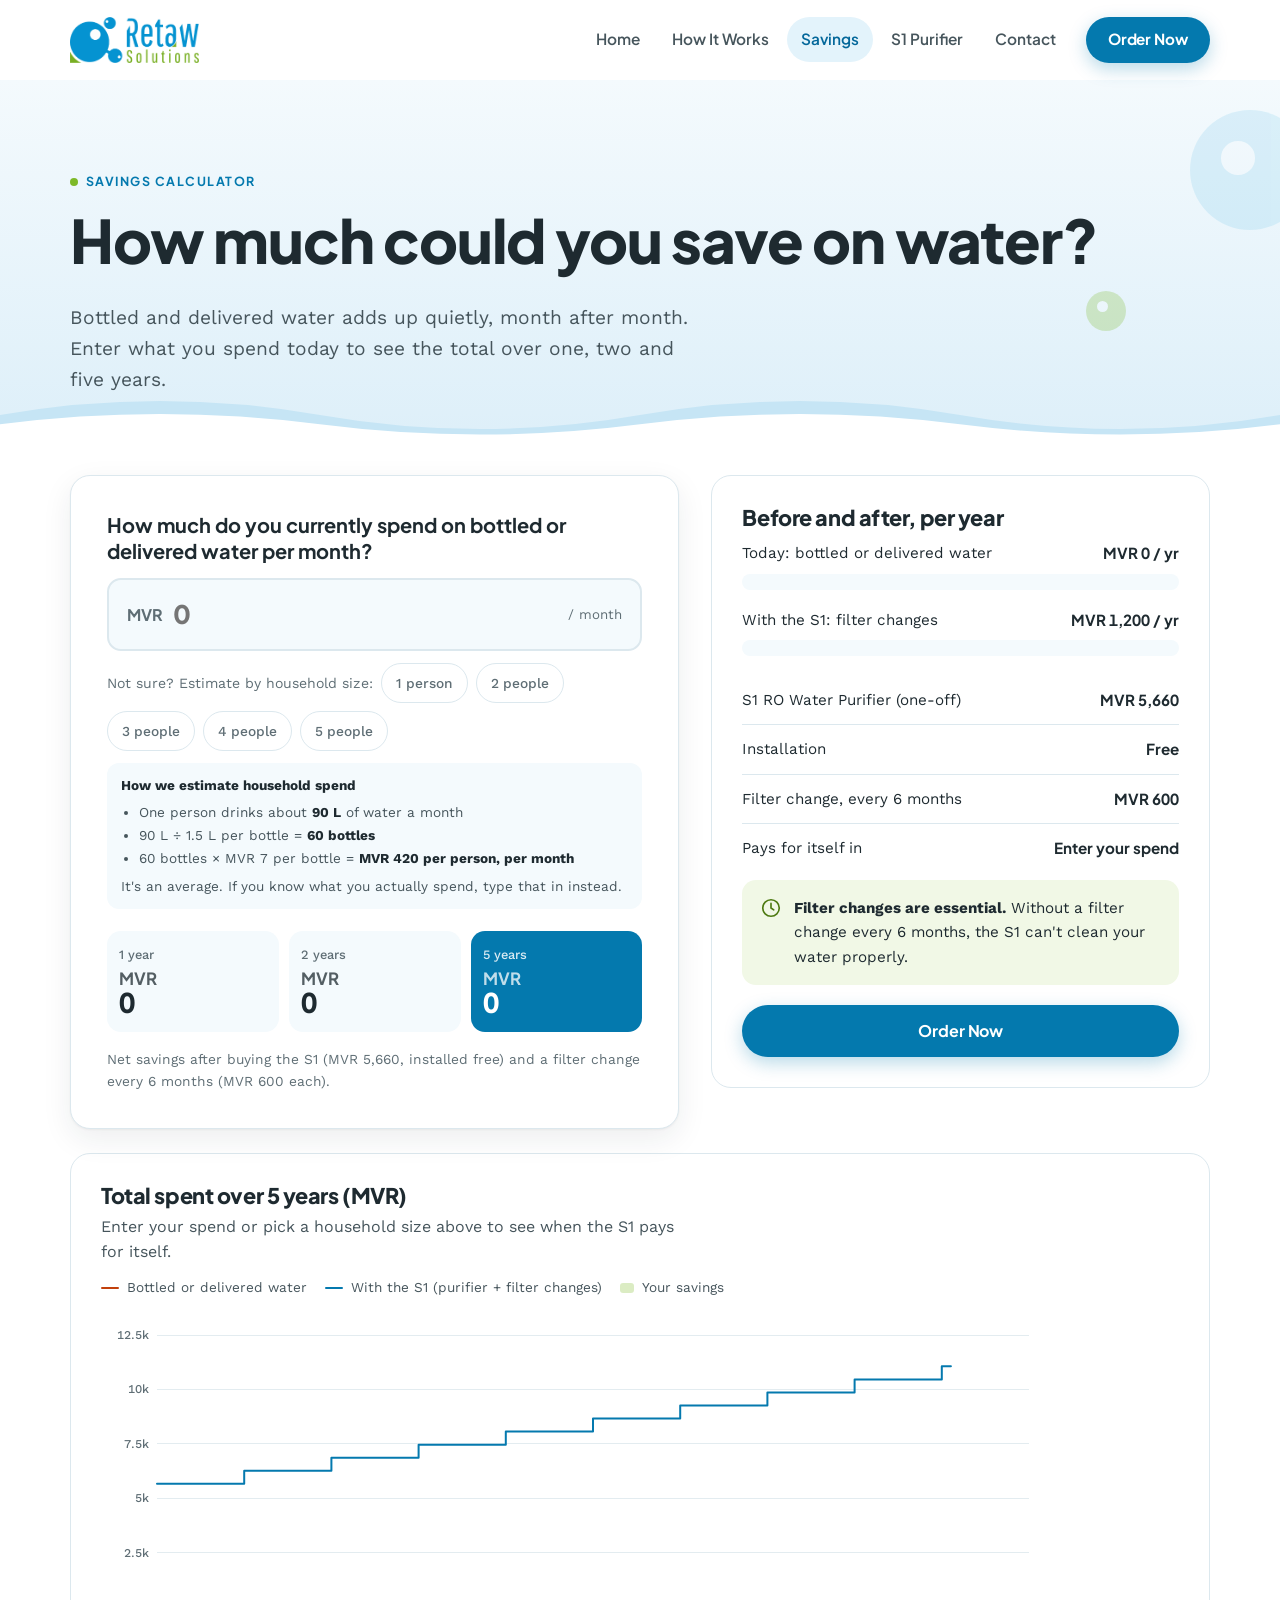
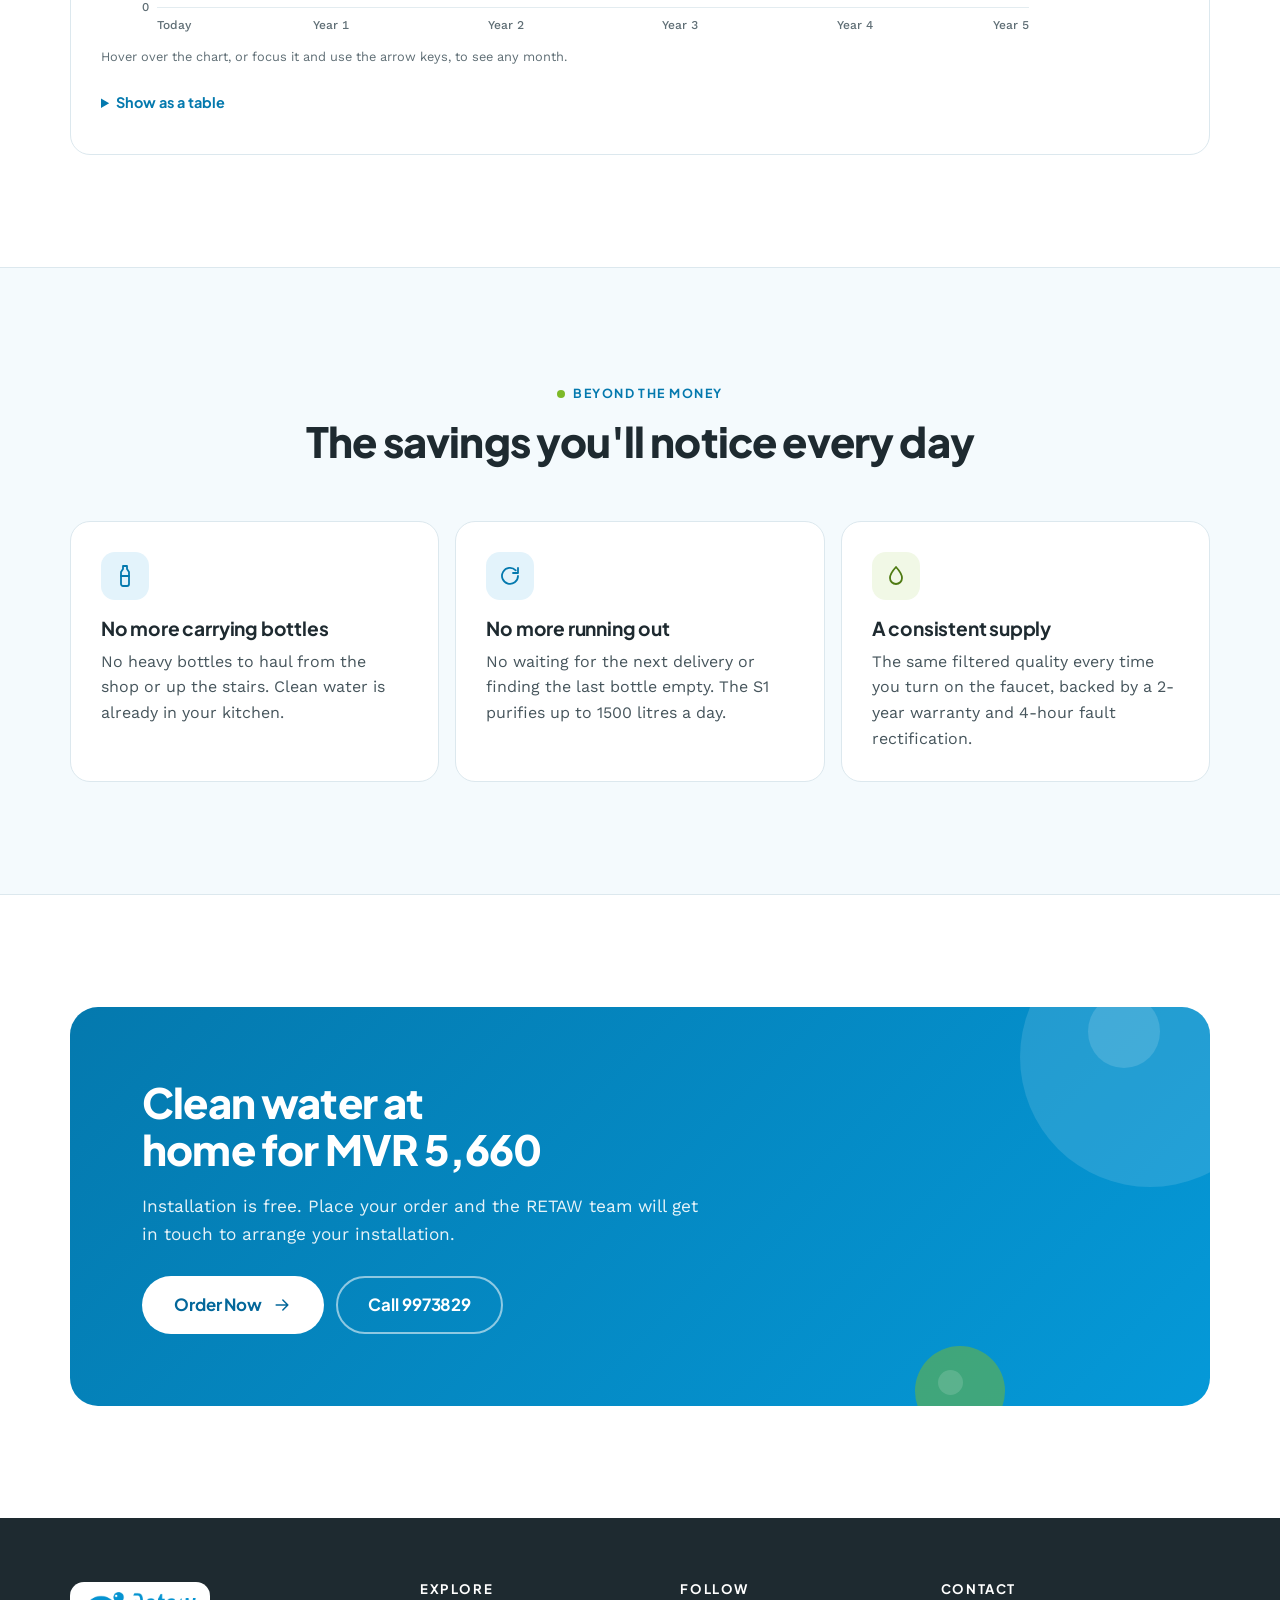
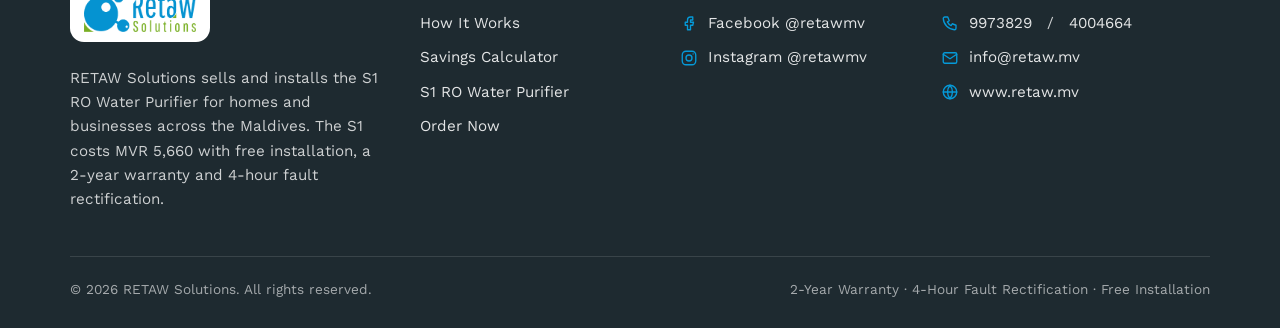
<file: savings.html>
<!doctype html>
<html lang="en">
<head>
  <meta charset="utf-8">
  <meta name="viewport" content="width=device-width, initial-scale=1">
  <title>Water Purifier Savings Calculator | RETAW Maldives</title>
  <meta name="description" content="Work out how much your household could save by switching from bottled water to the RETAW S1 water purifier, with purifier and filter change costs included.">
  <link rel="canonical" href="https://www.retaw.mv/savings">
  <meta name="theme-color" content="#0599D8">
  <!-- Open Graph / Twitter Card -->
  <meta property="og:type" content="website">
  <meta property="og:site_name" content="RETAW Solutions">
  <meta property="og:title" content="Water Purifier Savings Calculator | RETAW Maldives">
  <meta property="og:description" content="Work out how much your household could save by switching from bottled water to the RETAW S1 water purifier, with purifier and filter change costs included.">
  <meta property="og:url" content="https://www.retaw.mv/savings">
  <meta property="og:image" content="https://www.retaw.mv/assets/og-image.jpg">
  <meta property="og:image:width" content="1200">
  <meta property="og:image:height" content="630">
  <meta property="og:image:alt" content="RETAW Solutions logo beside the S1 RO water purifier">
  <meta name="twitter:card" content="summary_large_image">
  <meta name="twitter:title" content="Water Purifier Savings Calculator | RETAW Maldives">
  <meta name="twitter:description" content="Work out how much your household could save by switching from bottled water to the RETAW S1 water purifier, with purifier and filter change costs included.">
  <meta name="twitter:image" content="https://www.retaw.mv/assets/og-image.jpg">
  <meta name="twitter:image:alt" content="RETAW Solutions logo beside the S1 RO water purifier">
  <link rel="icon" type="image/png" href="assets/favicon.png">
  <link rel="preconnect" href="https://fonts.googleapis.com">
  <link rel="preconnect" href="https://fonts.gstatic.com" crossorigin>
  <link rel="stylesheet" href="https://fonts.googleapis.com/css2?family=Plus+Jakarta+Sans:wght@600;700;800&family=Work+Sans:wght@400;500;600&display=swap" media="print" onload="this.media='all'"><noscript><link rel="stylesheet" href="https://fonts.googleapis.com/css2?family=Plus+Jakarta+Sans:wght@600;700;800&family=Work+Sans:wght@400;500;600&display=swap"></noscript>
  <link rel="stylesheet" href="styles.css">
  <script>document.documentElement.classList.add("js")</script>
  <script src="app.js" defer></script>
  <script type="application/ld+json">
  {
    "@context": "https://schema.org",
    "@graph": [
      {
        "@type": "LocalBusiness",
        "@id": "https://www.retaw.mv/#business",
        "name": "RETAW Solutions",
        "url": "https://www.retaw.mv/",
        "logo": "https://www.retaw.mv/assets/retaw-logo.png",
        "image": "https://www.retaw.mv/assets/og-image.jpg",
        "description": "RETAW Solutions sells and installs RO water purifiers for homes and businesses across the Maldives.",
        "telephone": "+960 997 3829",
        "email": "info@retaw.mv",
        "address": {
          "@type": "PostalAddress",
          "addressCountry": "MV"
        },
        "areaServed": {
          "@type": "Country",
          "name": "Maldives"
        },
        "contactPoint": [
          {
            "@type": "ContactPoint",
            "telephone": "+960 997 3829",
            "contactType": "customer service",
            "areaServed": "MV",
            "availableLanguage": "en"
          },
          {
            "@type": "ContactPoint",
            "telephone": "+960 400 4664",
            "contactType": "customer service",
            "areaServed": "MV",
            "availableLanguage": "en"
          }
        ],
        "sameAs": [
          "https://www.facebook.com/retawmv",
          "https://www.instagram.com/retawmv"
        ]
      },
      {
        "@type": "BreadcrumbList",
        "itemListElement": [
          {
            "@type": "ListItem",
            "position": 1,
            "name": "Home",
            "item": "https://www.retaw.mv/"
          },
          {
            "@type": "ListItem",
            "position": 2,
            "name": "Savings Calculator",
            "item": "https://www.retaw.mv/savings"
          }
        ]
      }
    ]
  }
  </script>
</head>
<body>
  <a class="skip" href="#main">Skip to content</a>

  <header class="site-header" data-header>
    <div class="container header-inner">
      <a class="brand" href="./"><img src="assets/retaw-logo.png" alt="RETAW Solutions home page" width="600" height="214"></a>
      <nav class="nav" id="site-nav" data-nav aria-label="Main">
        <a href="./">Home</a>
        <a href="how-it-works">How It Works</a>
        <a href="savings" aria-current="page">Savings</a>
        <a href="product">S1 Purifier</a>
        <a href="contact">Contact</a>
        <a class="btn btn-primary" href="contact#order">Order Now</a>
      </nav>
      <button class="nav-toggle" type="button" aria-expanded="false" aria-controls="site-nav" data-nav-toggle>
        <span class="nav-toggle-bars"></span><span class="sr-only">Menu</span>
      </button>
    </div>
  </header>

  <main id="main">
    <section class="page-hero" style="padding-bottom:0">
      <span class="bubble bubble--a" aria-hidden="true"></span>
      <span class="bubble bubble--b" aria-hidden="true"></span>
      <div class="container">
        <p class="eyebrow">Savings calculator</p>
        <h1>How much could you save on water?</h1>
        <p class="lede">Bottled and delivered water adds up quietly, month after month. Enter what you spend today to see the total over one, two and five years.</p>
      </div>
      <div class="wave" aria-hidden="true">
        <svg class="wave-back" viewBox="0 0 2880 60" preserveAspectRatio="none"><path d="M0 30 Q180 0 360 30 T720 30 T1080 30 T1440 30 T1800 30 T2160 30 T2520 30 T2880 30 V60 H0Z"/></svg>
        <svg class="wave-front" viewBox="0 0 2880 60" preserveAspectRatio="none"><path d="M0 40 Q180 18 360 40 T720 40 T1080 40 T1440 40 T1800 40 T2160 40 T2520 40 T2880 40 V60 H0Z"/></svg>
      </div>
    </section>

    <section class="section" style="padding-top:32px">
      <div class="container savings-layout">
        <!-- Calculator -->
        <form class="calc" data-calc onsubmit="return false" aria-label="Savings calculator">
          <label class="calc-label" for="spend">How much do you currently spend on bottled or delivered water per month?</label>
          <div class="calc-input">
            <span>MVR</span>
            <input id="spend" type="number" inputmode="decimal" min="0" step="1" placeholder="0" data-calc-input>
            <small>/ month</small>
          </div>
          <div class="calc-chips" role="group" aria-label="Estimate by household size"><span>Not sure? Estimate by household size:</span>
            <button type="button" class="chip" data-calc-people="1" aria-pressed="false">1 person</button>
            <button type="button" class="chip" data-calc-people="2" aria-pressed="false">2 people</button>
            <button type="button" class="chip" data-calc-people="3" aria-pressed="false">3 people</button>
            <button type="button" class="chip" data-calc-people="4" aria-pressed="false">4 people</button>
            <button type="button" class="chip" data-calc-people="5" aria-pressed="false">5 people</button>
          </div>
          <p class="calc-basis" data-calc-basis aria-live="polite" hidden></p>
          <div class="calc-estimate">
            <strong>How we estimate household spend</strong>
            <ul>
              <li>One person drinks about <strong>90&nbsp;L</strong> of water a month</li>
              <li>90&nbsp;L ÷ 1.5&nbsp;L per bottle = <strong>60 bottles</strong></li>
              <li>60 bottles × MVR&nbsp;7 per bottle = <strong>MVR&nbsp;420 per person, per month</strong></li>
            </ul>
            <span>It's an average. If you know what you actually spend, type that in instead.</span>
          </div>

          <div class="calc-results" aria-live="polite">
            <div class="calc-result"><span class="calc-period">1 year</span><span class="calc-value"><small>MVR</small><span data-calc-out="1">0</span></span></div>
            <div class="calc-result"><span class="calc-period">2 years</span><span class="calc-value"><small>MVR</small><span data-calc-out="2">0</span></span></div>
            <div class="calc-result calc-result--feature"><span class="calc-period">5 years</span><span class="calc-value"><small>MVR</small><span data-calc-out="5">0</span></span></div>
          </div>

          <p class="calc-note">Net savings after buying the S1 (MVR 5,660, installed free) and a filter change every 6 months (MVR 600 each).</p>
        </form>

        <!-- Before / after -->
        <aside class="card" aria-labelledby="compare-title">
          <h2 id="compare-title" style="font-size:1.35rem">Before and after, per year</h2>
          <div class="compare">
            <div class="compare-row">
              <div class="compare-head"><span>Today: bottled or delivered water</span><strong>MVR <span data-calc-yearly>0</span> / yr</strong></div>
              <div class="bar"><div class="bar-fill bar-fill--before" data-bar-before></div></div>
            </div>
            <div class="compare-row">
              <div class="compare-head"><span>With the S1: filter changes</span><strong>MVR 1,200 / yr</strong></div>
              <div class="bar"><div class="bar-fill bar-fill--after" data-bar-after></div></div>
            </div>
          </div>

          <!-- Prices supplied by RETAW. Calculator values live in CONFIG in app.js. -->
          <ul class="breakdown">
            <li><span>S1 RO Water Purifier (one-off)</span><strong>MVR 5,660</strong></li>
            <li><span>Installation</span><strong>Free</strong></li>
            <li><span>Filter change, every 6 months</span><strong>MVR 600</strong></li>
            <li><span>Pays for itself in</span><strong data-calc-payback>Enter your spend</strong></li>
          </ul>
          <div class="info-note" style="margin-top:8px">
            <svg class="i" viewBox="0 0 24 24" aria-hidden="true"><circle cx="12" cy="12" r="9"/><path d="M12 7v5l3 2"/></svg>
            <span><strong>Filter changes are essential.</strong> Without a filter change every 6 months, the S1 can't clean your water properly.</span>
          </div>
          <a class="btn btn-primary btn-block" href="contact#order" style="margin-top:20px">Order Now</a>
        </aside>
      </div>

      <!-- Cumulative cost chart: rendered by app.js from the calculator above -->
      <div class="container">
        <div class="card cost-chart" data-cost-chart role="region" aria-labelledby="cost-chart-title">
          <div class="cost-chart-head">
            <div>
              <h2 id="cost-chart-title" class="cost-chart-title">Total spent over 5 years (MVR)</h2>
              <p class="cost-chart-sub" data-chart-summary aria-live="polite">Enter your spend or pick a household size above to see when the S1 pays for itself.</p>
            </div>
            <ul class="chart-legend" aria-label="Chart legend">
              <li><span class="chart-key chart-key--line" style="background:#C2410C"></span>Bottled or delivered water</li>
              <li><span class="chart-key chart-key--line" style="background:#0479AE"></span>With the S1 (purifier + filter changes)</li>
              <li><span class="chart-key chart-key--area"></span>Your savings</li>
            </ul>
          </div>
          <div class="cost-chart-plot" data-chart-plot>
            <div class="chart-tooltip" data-chart-tooltip hidden></div>
          </div>
          <p class="chart-hint">Hover over the chart, or focus it and use the arrow keys, to see any month.</p>
          <details class="chart-table">
            <summary>Show as a table</summary>
            <div class="table-scroll">
              <table>
                <thead><tr><th scope="col">After</th><th scope="col">Bottled water</th><th scope="col">With the S1</th><th scope="col">Difference</th></tr></thead>
                <tbody data-chart-table></tbody>
              </table>
            </div>
          </details>
        </div>
      </div>
    </section>

    <!-- ============ NON-MONETARY SAVINGS ============ -->
    <section class="section section--tint">
      <div class="container">
        <div class="section-head section-head--center reveal">
          <p class="eyebrow">Beyond the money</p>
          <h2>The savings you'll notice every day</h2>
        </div>
        <div class="service-grid">
          <article class="card reveal">
            <div class="icon-tile"><svg class="i" viewBox="0 0 24 24" aria-hidden="true"><path d="M10 2h4v3l2 3v12a2 2 0 0 1-2 2h-4a2 2 0 0 1-2-2V8l2-3z"/><path d="M8 12h8"/></svg></div>
            <h3>No more carrying bottles</h3>
            <p>No heavy bottles to haul from the shop or up the stairs. Clean water is already in your kitchen.</p>
          </article>
          <article class="card reveal" data-delay="1">
            <div class="icon-tile"><svg class="i" viewBox="0 0 24 24" aria-hidden="true"><path d="M20 12a8 8 0 1 1-2.3-5.7"/><path d="M20 4v5h-5"/></svg></div>
            <h3>No more running out</h3>
            <p>No waiting for the next delivery or finding the last bottle empty. The S1 purifies up to 1500 litres a day.</p>
          </article>
          <article class="card reveal" data-delay="2">
            <div class="icon-tile icon-tile--green"><svg class="i" viewBox="0 0 24 24" aria-hidden="true"><path d="M12 3s6 6.5 6 11a6 6 0 0 1-12 0c0-4.5 6-11 6-11z"/></svg></div>
            <h3>A consistent supply</h3>
            <p>The same filtered quality every time you turn on the faucet, backed by a 2-year warranty and 4-hour fault rectification.</p>
          </article>
        </div>
      </div>
    </section>

    <section class="section">
      <div class="container">
        <div class="cta-band reveal">
          <span class="bubble bubble--a" aria-hidden="true"></span>
          <span class="bubble bubble--b" aria-hidden="true"></span>
          <h2>Clean water at home for MVR 5,660</h2>
          <p>Installation is free. Place your order and the RETAW team will get in touch to arrange your installation.</p>
          <div class="cta-row">
            <a class="btn btn-light btn-lg" href="contact#order">Order Now
              <svg class="i i--arrow" viewBox="0 0 24 24" aria-hidden="true"><path d="M5 12h14M13 6l6 6-6 6"/></svg></a>
            <a class="btn btn-outline-light btn-lg" href="tel:+9609973829">Call 9973829</a>
          </div>
        </div>
      </div>
    </section>
  </main>

  <footer class="site-footer">
    <div class="container">
      <div class="footer-grid">
        <div>
          <a class="footer-logo" href="./"><img src="assets/retaw-logo.png" alt="RETAW Solutions home page" width="600" height="214" loading="lazy"></a>
          <p>RETAW Solutions sells and installs the S1 RO Water Purifier for homes and businesses across the Maldives. The S1 costs MVR 5,660 with free installation, a 2-year warranty and 4-hour fault rectification.</p>
        </div>
        <div>
          <h2 class="footer-heading">Explore</h2>
          <ul class="footer-links">
            <li><a href="how-it-works">How It Works</a></li>
            <li><a href="savings">Savings Calculator</a></li>
            <li><a href="product">S1 RO Water Purifier</a></li>
            <li><a href="contact#order">Order Now</a></li>
          </ul>
        </div>
        <div>
          <h2 class="footer-heading">Follow</h2>
          <ul class="footer-contact">
            <!-- TODO(RETAW): confirm the exact Facebook / Instagram profile URLs for @retawmv -->
            <li><svg class="i" viewBox="0 0 24 24" aria-hidden="true"><path d="M14 8h3V4h-3a4 4 0 0 0-4 4v3H7v4h3v6h4v-6h3l1-4h-4V8z"/></svg><a href="https://www.facebook.com/retawmv" rel="noopener" target="_blank">Facebook @retawmv</a></li>
            <li><svg class="i" viewBox="0 0 24 24" aria-hidden="true"><rect x="3" y="3" width="18" height="18" rx="5"/><circle cx="12" cy="12" r="4"/><path d="M17.5 6.5h.01"/></svg><a href="https://www.instagram.com/retawmv" rel="noopener" target="_blank">Instagram @retawmv</a></li>
          </ul>
        </div>
        <div>
          <h2 class="footer-heading">Contact</h2>
          <ul class="footer-contact">
            <li><svg class="i" viewBox="0 0 24 24" aria-hidden="true"><path d="M5 4h4l2 5-2.5 1.5a11 11 0 0 0 5 5L15 13l5 2v4a2 2 0 0 1-2 2A16 16 0 0 1 3 6a2 2 0 0 1 2-2"/></svg><a href="tel:+9609973829">9973829</a>&nbsp;/&nbsp;<a href="tel:+9604004664">4004664</a></li>
            <li><svg class="i" viewBox="0 0 24 24" aria-hidden="true"><rect x="3" y="5" width="18" height="14" rx="2"/><path d="M3 7l9 6 9-6"/></svg><a href="mailto:info@retaw.mv">info@retaw.mv</a></li>
            <li><svg class="i" viewBox="0 0 24 24" aria-hidden="true"><circle cx="12" cy="12" r="9"/><path d="M3 12h18M12 3a14 14 0 0 1 0 18M12 3a14 14 0 0 0 0 18"/></svg><a href="https://www.retaw.mv" rel="noopener">www.retaw.mv</a></li>
          </ul>
        </div>
      </div>
      <div class="footer-bottom">
        <span>© <span data-year>2026</span> RETAW Solutions. All rights reserved.</span>
        <span>2-Year Warranty · 4-Hour Fault Rectification · Free Installation</span>
      </div>
    </div>
  </footer>

  <div class="sticky-cta" data-sticky-cta>
    <a class="btn btn-secondary" href="tel:+9609973829" aria-label="Call RETAW on 9973829">
      <svg class="i" viewBox="0 0 24 24" aria-hidden="true"><path d="M5 4h4l2 5-2.5 1.5a11 11 0 0 0 5 5L15 13l5 2v4a2 2 0 0 1-2 2A16 16 0 0 1 3 6a2 2 0 0 1 2-2"/></svg>Call</a>
    <a class="btn btn-primary" href="contact#order">Order Now</a>
  </div>
</body>
</html>
</file>
<file: styles.css>
/* ==========================================================================
   RETAW Solutions — shared styles
   Brand colours sampled from the logo. Mobile-first.
   ========================================================================== */

:root {
  /* Brand */
  --blue: #0599D8;          /* logo blue — decorative, large display, icons */
  --blue-600: #0479AE;      /* AA-contrast blue for buttons + text on white */
  --blue-700: #03679A;
  --blue-100: #E3F3FB;
  --blue-50: #F4FAFD;       /* alternating section background */
  --green: #7DB928;         /* logo green — accents only */
  --green-700: #4E7A12;     /* AA-contrast green for text */
  --green-50: #F1F8E6;

  /* Neutrals */
  --ink: #1E2A30;
  --ink-2: #46555C;
  --ink-3: #5F6E75;
  --line: #DCE8EE;
  --white: #FFFFFF;

  --font-head: "Plus Jakarta Sans", system-ui, -apple-system, "Segoe UI", Roboto, sans-serif;
  --font-body: "Work Sans", system-ui, -apple-system, "Segoe UI", Roboto, sans-serif;

  --radius: 20px;
  --radius-sm: 12px;
  --shadow-sm: 0 1px 2px rgba(30, 42, 48, .06);
  --shadow: 0 1px 2px rgba(30, 42, 48, .05), 0 10px 30px rgba(30, 42, 48, .08);
  --ease: cubic-bezier(.2, .7, .2, 1);
  --header-h: 68px;
  --gutter: 20px;
}

/* ---------- Base ---------- */
*, *::before, *::after { box-sizing: border-box; }
html { -webkit-text-size-adjust: 100%; scroll-behavior: smooth; scroll-padding-top: calc(var(--header-h) + 16px); }
body {
  margin: 0;
  font-family: var(--font-body);
  font-size: 1rem;
  line-height: 1.6;
  color: var(--ink);
  background: var(--white);
  -webkit-font-smoothing: antialiased;
  text-rendering: optimizeLegibility;
}
img, svg { display: block; max-width: 100%; }
img { height: auto; }
a { color: var(--blue-600); text-decoration-thickness: 1px; text-underline-offset: 3px; }
a:hover { color: var(--blue-700); }
h1, h2, h3, h4 {
  font-family: var(--font-head);
  line-height: 1.12;
  letter-spacing: -0.02em;
  margin: 0 0 .5em;
  color: var(--ink);
  text-wrap: balance;
}
h1 { font-size: clamp(2.2rem, 7vw, 3.75rem); font-weight: 800; }
h2 { font-size: clamp(1.75rem, 4.6vw, 2.6rem); font-weight: 800; }
h3 { font-size: 1.2rem; font-weight: 700; letter-spacing: -0.01em; }
p { margin: 0 0 1em; }
p:last-child { margin-bottom: 0; }
ul, ol { margin: 0; padding: 0; }
button, input, select, textarea { font: inherit; color: inherit; }
:focus-visible { outline: 3px solid var(--blue); outline-offset: 3px; border-radius: 6px; }

.sr-only {
  position: absolute !important; width: 1px; height: 1px; padding: 0; margin: -1px;
  overflow: hidden; clip: rect(0 0 0 0); white-space: nowrap; border: 0;
}
.skip {
  position: absolute; left: 12px; top: -60px; z-index: 100;
  background: var(--ink); color: #fff; padding: 10px 16px; border-radius: 10px;
}
.skip:focus { top: 12px; color: #fff; }

.i { width: 24px; height: 24px; fill: none; stroke: currentColor; stroke-width: 1.8; stroke-linecap: round; stroke-linejoin: round; flex: none; }

/* ---------- Layout ---------- */
.container { width: 100%; max-width: 1180px; margin-inline: auto; padding-inline: var(--gutter); }
.section { padding-block: clamp(64px, 10vw, 112px); }
.section--tint { background: var(--blue-50); border-block: 1px solid var(--line); }
.section-head { max-width: 680px; margin-bottom: clamp(32px, 5vw, 56px); }
.section-head--center { margin-inline: auto; text-align: center; }
.lede { font-size: clamp(1.05rem, 2.2vw, 1.2rem); color: var(--ink-2); }
.eyebrow {
  display: inline-flex; align-items: center; gap: 8px;
  font-family: var(--font-head); font-weight: 700; font-size: .78rem;
  letter-spacing: .12em; text-transform: uppercase; color: var(--blue-600);
  margin-bottom: 14px;
}
.eyebrow::before { content: ""; width: 8px; height: 8px; border-radius: 50%; background: var(--green); }

.grid-2 { display: grid; gap: clamp(32px, 6vw, 72px); align-items: center; }
@media (min-width: 900px) { .grid-2 { grid-template-columns: 1fr 1fr; } }

/* ---------- Buttons ---------- */
.btn {
  display: inline-flex; align-items: center; justify-content: center; gap: 10px;
  min-height: 52px; padding: 0 24px; border-radius: 999px; border: 2px solid transparent;
  font-family: var(--font-head); font-weight: 700; font-size: 1rem; letter-spacing: -0.005em;
  text-decoration: none; cursor: pointer; white-space: nowrap;
  transition: background-color .2s, color .2s, border-color .2s, transform .2s var(--ease), box-shadow .2s;
}
.btn .i { width: 20px; height: 20px; transition: transform .2s var(--ease); }
.btn:hover .i--arrow { transform: translateX(3px); }
.btn:active { transform: translateY(1px); }
.btn-primary { background: var(--blue-600); color: #fff; box-shadow: 0 6px 18px rgba(4, 121, 174, .28); }
.btn-primary:hover { background: var(--blue-700); color: #fff; box-shadow: 0 8px 24px rgba(4, 121, 174, .34); }
.btn-secondary { background: #fff; color: var(--ink); border-color: var(--line); }
.btn-secondary:hover { border-color: var(--blue); color: var(--blue-700); }
.btn-light { background: #fff; color: var(--blue-700); }
.btn-light:hover { background: var(--blue-50); color: var(--blue-700); }
/* Primary CTAs: small tactile response. Gentle lift on hover (colour deepens via the rules above), quick press on click */
.btn-primary, .btn-light { transition: background-color .2s, color .2s, border-color .2s, transform .18s var(--ease), box-shadow .2s; }
@media (hover: hover) {
  .btn-primary:hover, .btn-light:hover { transform: scale(1.03); }
}
.btn-primary:active, .btn-light:active { transform: scale(.97); transition-duration: .08s; }
.btn-outline-light { color: #fff; border-color: rgba(255,255,255,.55); }
.btn-outline-light:hover { color: #fff; border-color: #fff; background: rgba(255,255,255,.08); }
.btn-lg { min-height: 58px; padding: 0 30px; font-size: 1.05rem; }
.btn-block { width: 100%; }
.cta-row { display: flex; flex-wrap: wrap; gap: 12px; align-items: center; }

.text-link {
  position: relative; display: inline-flex; align-items: center; gap: 6px;
  font-family: var(--font-head); font-weight: 700; text-decoration: none; color: var(--blue-600);
}
.text-link::after { content: ""; position: absolute; inset: -9px -4px; } /* larger tap area, no layout change */
.text-link .i { width: 18px; height: 18px; transition: transform .2s var(--ease); }
.text-link:hover .i { transform: translateX(3px); }

/* ---------- Header ---------- */
.site-header {
  position: sticky; top: 0; z-index: 50; height: var(--header-h);
  background: rgba(255, 255, 255, .92);
  backdrop-filter: saturate(160%) blur(12px);
  -webkit-backdrop-filter: saturate(160%) blur(12px);
  border-bottom: 1px solid transparent;
  transition: border-color .2s, box-shadow .2s;
}
.site-header.is-scrolled { border-color: var(--line); box-shadow: 0 4px 20px rgba(30, 42, 48, .05); }
/* Phones, tablets and touch devices: skip the backdrop blur, which re-renders on every scroll frame; a near-opaque header looks the same */
@media (max-width: 959px), (hover: none) {
  .site-header { background: rgba(255, 255, 255, .97); backdrop-filter: none; -webkit-backdrop-filter: none; }
}
.header-inner { height: 100%; display: flex; align-items: center; justify-content: space-between; gap: 16px; }
.brand img { height: 40px; width: auto; }

.nav-toggle {
  width: 46px; height: 46px; border: 1px solid var(--line); border-radius: 12px; background: #fff;
  display: grid; place-items: center; cursor: pointer;
}
.nav-toggle-bars, .nav-toggle-bars::before, .nav-toggle-bars::after {
  display: block; width: 20px; height: 2px; border-radius: 2px; background: var(--ink); position: relative;
  transition: transform .25s var(--ease), background-color .2s;
}
.nav-toggle-bars::before, .nav-toggle-bars::after { content: ""; position: absolute; left: 0; }
.nav-toggle-bars::before { top: -6px; }
.nav-toggle-bars::after { top: 6px; }
.nav-toggle[aria-expanded="true"] .nav-toggle-bars { background: transparent; }
.nav-toggle[aria-expanded="true"] .nav-toggle-bars::before { transform: translateY(6px) rotate(45deg); }
.nav-toggle[aria-expanded="true"] .nav-toggle-bars::after { transform: translateY(-6px) rotate(-45deg); }

.nav {
  position: absolute; top: var(--header-h); left: 0; right: 0;
  background: #fff; border-bottom: 1px solid var(--line); box-shadow: 0 20px 30px rgba(30,42,48,.08);
  padding: 8px var(--gutter) 20px;
  display: none; flex-direction: column;
}
.nav.is-open { display: flex; }
.nav a:not(.btn) {
  padding: 14px 4px; font-family: var(--font-head); font-weight: 600; color: var(--ink);
  text-decoration: none; border-bottom: 1px solid var(--line);
}
.nav a[aria-current="page"]:not(.btn) { color: var(--blue-600); }
.nav .btn { margin-top: 16px; }

@media (min-width: 960px) {
  :root { --header-h: 80px; }
  .brand img { height: 46px; }
  .nav-toggle { display: none; }
  .nav {
    position: static; display: flex; flex-direction: row; align-items: center; gap: 4px;
    background: none; border: 0; box-shadow: none; padding: 0;
  }
  .nav a:not(.btn) { border: 0; padding: 10px 14px; border-radius: 999px; font-size: .96rem; color: var(--ink-2); }
  .nav a:not(.btn):hover { color: var(--ink); background: var(--blue-50); }
  .nav a[aria-current="page"]:not(.btn) { color: var(--blue-700); background: var(--blue-100); }
  .nav .btn { margin: 0 0 0 12px; min-height: 46px; padding: 0 20px; font-size: .95rem; }
}

/* ---------- Sticky mobile CTA ---------- */
.sticky-cta {
  position: fixed; left: 0; right: 0; bottom: 0; z-index: 40;
  display: grid; grid-template-columns: auto 1fr; gap: 10px;
  padding: 10px var(--gutter) calc(10px + env(safe-area-inset-bottom));
  background: rgba(255,255,255,.96); border-top: 1px solid var(--line);
  box-shadow: 0 -8px 24px rgba(30,42,48,.08);
  transform: translateY(110%); visibility: hidden;
  transition: transform .3s var(--ease), visibility 0s linear .3s;
}
.sticky-cta.is-visible { transform: none; visibility: visible; transition: transform .3s var(--ease); }
.sticky-cta .btn { min-height: 50px; }
.sticky-cta .btn-secondary { padding: 0 18px; }
@media (min-width: 960px) { .sticky-cta { display: none; } }

/* ---------- Hero ---------- */
.hero {
  position: relative; overflow: hidden;
  /* Deeper tint than --blue-50 so the hero reads as its own band against the white section below */
  background: linear-gradient(180deg, var(--blue-50) 0%, #DDEFF9 100%);
  padding-top: clamp(28px, 6vw, 72px);
}
.hero-grid {
  display: grid; gap: 24px; align-items: center; position: relative; z-index: 1;
  grid-template-areas: "copy" "media" "trust";
}
.hero-copy { grid-area: copy; }
.hero-media { grid-area: media; }
.hero-trust { grid-area: trust; margin-top: 0; }
.hero h1 { margin-bottom: 18px; }
.hero h1 em { font-style: normal; color: var(--blue); }
.hero .lede { max-width: 540px; margin-bottom: 28px; }
.hero-call { font-size: .95rem; color: var(--ink-3); margin-top: 14px; }
.hero-call a { font-weight: 600; color: var(--ink); text-decoration: none; }
.hero-call a:hover { color: var(--blue-700); }

.hero-media { position: relative; display: grid; place-items: center; min-height: 340px; padding-bottom: 36px; }
.hero-disc {
  position: absolute; width: min(88%, 460px); aspect-ratio: 1; border-radius: 50%;
  background: radial-gradient(circle at 35% 30%, #fff 0%, var(--blue-100) 55%, #CFEAF7 100%);
}
.bubble { position: absolute; border-radius: 50%; background: var(--blue); }
.bubble::after { content: ""; position: absolute; width: 28%; height: 28%; border-radius: 50%; background: #fff; top: 26%; left: 26%; }
/* Bubbles stay still: the trust-badge pop-in is the one motion in the hero */
.hero .bubble--a { width: 54px; height: 54px; top: 4%; right: 3%; }
.hero .bubble--b { width: 30px; height: 30px; bottom: 22%; left: 8%; background: var(--green); }
.hero-product {
  position: relative; width: min(62%, 300px); /* transparent cut-out: no blend mode needed */
  filter: drop-shadow(0 30px 30px rgba(30, 42, 48, .18));
}
.spec-chip {
  position: absolute; z-index: 2; display: flex; flex-direction: column;
  background: #fff; border-radius: 14px; padding: 10px 14px; box-shadow: var(--shadow);
  font-size: .75rem; color: var(--ink-3); line-height: 1.3;
}
.spec-chip strong { font-family: var(--font-head); font-size: 1.05rem; color: var(--ink); letter-spacing: -0.01em; }
.spec-chip--a { left: 0; top: 18%; }
.spec-chip--b { right: 0; bottom: 26%; }

.trust {
  list-style: none; display: grid; gap: 10px; margin-top: 32px;
}
.trust li {
  display: flex; align-items: center; gap: 12px;
  background: #fff; border: 1px solid var(--line); border-radius: 14px; padding: 12px 14px;
  font-family: var(--font-head); font-weight: 700; font-size: .95rem; line-height: 1.25;
}
.trust .i-wrap {
  width: 38px; height: 38px; border-radius: 10px; display: grid; place-items: center; flex: none;
  background: var(--green-50); color: var(--green-700);
}
.trust .i { width: 21px; height: 21px; }
/* Badge icons pop in, slightly staggered, when the badge row scrolls into view */
.js .trust .i-wrap { opacity: 0; transform: scale(.5); transition: opacity .25s ease, transform .42s cubic-bezier(.34, 1.56, .64, 1); }
.js .trust.is-popped .i-wrap { opacity: 1; transform: none; }
.js .trust li:nth-child(2) .i-wrap { transition-delay: .09s; }
.js .trust li:nth-child(3) .i-wrap { transition-delay: .18s; }

@media (min-width: 640px) {
  .trust { grid-template-columns: repeat(3, 1fr); }
  .trust li { flex-direction: column; align-items: flex-start; }
}
@media (min-width: 960px) {
  .hero-grid {
    grid-template-columns: 1.08fr .92fr; column-gap: 40px; row-gap: 0;
    grid-template-areas: "copy media" "trust media";
  }
  .hero-copy { align-self: end; }
  .hero-trust { align-self: start; margin-top: 32px; }
  .hero-media { min-height: 560px; }
  .hero-product { width: min(70%, 340px); }
  .trust li { flex-direction: row; align-items: center; }
}

/* Animated wave */
.wave { position: relative; height: 56px; margin-top: -8px; overflow: hidden; pointer-events: none; }
/* Each wave layer is its own SVG, moved as a whole on the GPU (no per-frame repaint) */
.wave svg { position: absolute; bottom: 0; left: 0; width: 200%; max-width: none; height: 100%; will-change: transform; }
/* Slow, continuous drift: more felt than seen */
.wave-back { fill: #C6E5F5; animation: wave 60s linear infinite; }
.wave-front { fill: #fff; animation: wave 42s linear infinite reverse; }
.wave--to-tint .wave-front { fill: var(--blue-50); }
/* Looping decorations pause while off screen (app.js toggles .is-paused) */
.wave.is-paused svg, .flow.is-paused li::before { animation-play-state: paused; }
@keyframes wave { from { transform: translateX(0); } to { transform: translateX(-50%); } }
@keyframes float { 0%, 100% { transform: translateY(0); } 50% { transform: translateY(-10px); } }

/* ---------- Page hero (inner pages) ---------- */
.page-hero { background: linear-gradient(180deg, var(--blue-50) 0%, #DDEFF9 100%); padding-top: clamp(40px, 7vw, 88px); position: relative; overflow: hidden; }
.page-hero .container { position: relative; z-index: 1; }
.page-hero .lede { max-width: 640px; }
.page-hero .bubble--a { width: 120px; height: 120px; right: -30px; top: 30px; opacity: .1; }
.page-hero .bubble--b { width: 40px; height: 40px; right: 12%; top: 58%; background: var(--green); opacity: .25; }

/* ---------- Cards ---------- */
.card {
  background: #fff; border: 1px solid var(--line); border-radius: var(--radius);
  padding: clamp(22px, 3vw, 30px);
}
.icon-tile {
  width: 48px; height: 48px; border-radius: 14px; display: grid; place-items: center;
  background: var(--blue-100); color: var(--blue-600); margin-bottom: 18px;
}
.icon-tile--green { background: var(--green-50); color: var(--green-700); }
.benefits { display: grid; gap: 16px; }
.benefits .card p { color: var(--ink-2); }
@media (min-width: 640px) { .benefits { grid-template-columns: 1fr 1fr; } }
@media (min-width: 1040px) { .benefits { grid-template-columns: repeat(4, 1fr); } }

/* ---------- Flow (filtration path) ---------- */
.flow { list-style: none; display: grid; gap: 0; counter-reset: flow; }
.flow li { position: relative; display: grid; grid-template-columns: 48px 1fr; gap: 16px; padding-bottom: 26px; }
.flow li:last-child { padding-bottom: 0; }
.flow-dot {
  width: 48px; height: 48px; border-radius: 50%; display: grid; place-items: center;
  background: #fff; border: 2px solid var(--blue-100); color: var(--blue-600);
  font-family: var(--font-head); font-weight: 800; position: relative; z-index: 1;
}
.flow li:last-child .flow-dot { background: var(--blue-600); border-color: var(--blue-600); color: #fff; }
.flow li:not(:last-child)::before {
  content: ""; position: absolute; left: 23px; top: 48px; bottom: 0; width: 2px;
  background-image: linear-gradient(180deg, var(--blue) 50%, transparent 50%);
  background-size: 2px 10px; opacity: .55;
  animation: flow-y 1s linear .6s infinite; /* starts once the section entrance has finished */
}
/* .flow-title is an h2 on How It Works (for heading hierarchy) styled exactly like .flow h3 */
.flow h3, .flow .flow-title { margin: 4px 0 4px; font-size: 1.08rem; font-weight: 700; letter-spacing: -0.01em; }
.flow p { color: var(--ink-2); font-size: .96rem; }
@keyframes flow-y { from { background-position: 0 0; } to { background-position: 0 10px; } }

@media (min-width: 900px) {
  .flow--row { grid-template-columns: repeat(4, 1fr); gap: 20px; }
  .flow--row li { grid-template-columns: 1fr; padding-bottom: 0; }
  .flow--row li:not(:last-child)::before {
    left: 60px; right: -12px; top: 23px; bottom: auto; width: auto; height: 2px;
    background-image: linear-gradient(90deg, var(--blue) 50%, transparent 50%);
    background-size: 10px 2px; animation-name: flow-x;
  }
}
@keyframes flow-x { from { background-position: 0 0; } to { background-position: 10px 0; } }

.media-frame { position: relative; border-radius: var(--radius); overflow: hidden; background: var(--blue-50); }
.media-frame img { width: 100%; height: 100%; object-fit: cover; }

/* ---------- Savings calculator ---------- */
.calc {
  background: #fff; border: 1px solid var(--line); border-radius: var(--radius);
  padding: clamp(22px, 4vw, 36px); box-shadow: var(--shadow);
}
.calc-label { display: block; font-family: var(--font-head); font-weight: 700; font-size: clamp(1.05rem, 2.4vw, 1.25rem); line-height: 1.3; margin-bottom: 14px; }
.calc-input {
  display: flex; align-items: center; border: 2px solid var(--line); border-radius: 14px;
  background: var(--blue-50); transition: border-color .2s, background-color .2s;
}
.calc-input:focus-within { border-color: var(--blue); background: #fff; }
.calc-input span { padding-left: 18px; font-family: var(--font-head); font-weight: 700; color: var(--ink-3); }
.calc-input small { padding-right: 18px; color: var(--ink-3); white-space: nowrap; }
.calc-input input {
  flex: 1; min-width: 0; border: 0; background: transparent; outline: none;
  padding: 14px 10px; font-family: var(--font-head); font-weight: 800; font-size: 1.6rem; letter-spacing: -0.02em;
  -moz-appearance: textfield;
}
.calc-input input::-webkit-outer-spin-button, .calc-input input::-webkit-inner-spin-button { -webkit-appearance: none; margin: 0; }
.calc-chips { display: flex; flex-wrap: wrap; align-items: center; gap: 8px; margin-top: 12px; font-size: .88rem; color: var(--ink-3); }
.chip {
  border: 1px solid var(--line); background: #fff; border-radius: 999px; padding: 6px 14px; min-height: 40px; /* comfortable tap target */
  font-size: .86rem; font-weight: 500; cursor: pointer; transition: border-color .2s, color .2s;
}
.chip:hover { border-color: var(--blue); color: var(--blue-700); }
.chip[aria-pressed="true"] { background: var(--blue-600); border-color: var(--blue-600); color: #fff; }
.calc-basis { margin: 10px 0 0; font-size: .9rem; font-weight: 600; color: var(--blue-700); }
.calc-estimate {
  margin: 12px 0 0; padding: 12px 14px; border-radius: 12px; background: var(--blue-50);
  font-size: .85rem; line-height: 1.55; color: var(--ink-2);
}
.calc-estimate strong { color: var(--ink); }
.calc-estimate ul { margin: 6px 0; padding-left: 18px; }
.calc-estimate li { margin: 2px 0; }

.calc-results { display: grid; grid-template-columns: repeat(3, 1fr); gap: 10px; margin-top: 22px; }
.calc-result {
  border-radius: 14px; background: var(--blue-50); padding: 14px 12px; text-align: left;
  display: flex; flex-direction: column; gap: 4px; min-width: 0;
}
.calc-result--feature { background: var(--blue-600); color: #fff; }
.calc-period { font-size: .8rem; color: var(--ink-3); font-weight: 500; }
.calc-result--feature .calc-period { color: rgba(255,255,255,.85); }
.calc-value { font-family: var(--font-head); font-weight: 800; font-size: clamp(1.05rem, 3.6vw, 1.7rem); letter-spacing: -0.02em; line-height: 1.1; font-variant-numeric: tabular-nums; overflow-wrap: anywhere; }
.calc-value small { display: block; font-size: max(.62em, .75rem); font-weight: 700; opacity: .75; letter-spacing: 0; }
.calc-note { font-size: .86rem; color: var(--ink-3); margin-top: 16px; }
.calc-result.is-negative .calc-value { color: #9B2C20; }
.calc-result--feature.is-negative { background: #FCEBEA; color: var(--ink); }
.calc-result--feature.is-negative .calc-period { color: var(--ink-3); }

/* Price display */
.price-block { margin: 0 0 24px; padding: 16px 18px; border-radius: 14px; background: var(--blue-50); border: 1px solid var(--blue-100); }
.price-line { display: flex; flex-wrap: wrap; align-items: baseline; gap: 4px 12px; margin: 0; }
.price-line strong { font-family: var(--font-head); font-weight: 800; font-size: clamp(1.6rem, 4.5vw, 2rem); letter-spacing: -0.02em; color: var(--ink); line-height: 1.1; }
.price-line span { font-size: .92rem; font-weight: 600; color: var(--green-700); }
.price-note { margin: 8px 0 0; font-size: .9rem; color: var(--ink-2); }

.compare { display: grid; gap: 18px; margin-top: 8px; }
.compare-row { display: grid; gap: 8px; }
.compare-head { display: flex; justify-content: space-between; gap: 12px; flex-wrap: wrap; font-size: .95rem; }
.compare-head strong { font-family: var(--font-head); font-variant-numeric: tabular-nums; }
.bar { height: 16px; border-radius: 999px; background: var(--blue-50); overflow: hidden; }
.bar-fill { height: 100%; width: 0; border-radius: inherit; transition: width .6s var(--ease); }
.bar-fill--before { background: #9AA7AD; }
.bar-fill--after { background: var(--green); transition-delay: .12s; } /* grows just after "before" */
.bar-fill--tbc {
  width: 100% !important;
  background: repeating-linear-gradient(-45deg, var(--blue-100) 0 8px, #fff 8px 16px);
}
.placeholder-tag {
  display: inline-block; font-size: .72rem; font-weight: 600; letter-spacing: .04em; text-transform: uppercase;
  background: #FFF4D6; color: #7A5600; border-radius: 6px; padding: 2px 8px; vertical-align: middle;
}

.savings-layout { display: grid; gap: 24px; align-items: start; }
.savings-layout > *, .grid-2 > *, .contact-layout > *, .hero-grid > * { min-width: 0; }
@media (min-width: 960px) { .savings-layout { grid-template-columns: 1.1fr .9fr; gap: 32px; } }

.breakdown { list-style: none; display: grid; gap: 0; margin-top: 20px; }
.breakdown li { display: flex; justify-content: space-between; gap: 16px; padding: 12px 0; border-bottom: 1px solid var(--line); font-size: .95rem; }
.breakdown li:last-child { border-bottom: 0; }
.breakdown strong { font-family: var(--font-head); font-variant-numeric: tabular-nums; text-align: right; white-space: nowrap; }

/* ---------- Savings: cumulative cost chart ---------- */
.cost-chart { margin-top: 24px; }
.cost-chart-head { display: flex; flex-wrap: wrap; justify-content: space-between; align-items: flex-end; gap: 12px 32px; margin-bottom: 18px; }
.cost-chart-title { font-size: 1.35rem; margin-bottom: 6px; }
.cost-chart-sub { margin: 0; max-width: 580px; color: var(--ink-2); }
.chart-legend { list-style: none; display: flex; flex-wrap: wrap; gap: 6px 18px; font-size: .85rem; color: var(--ink-2); }
.chart-legend li { display: flex; align-items: center; gap: 8px; }
.chart-key { display: inline-block; flex: none; }
.chart-key--line { width: 18px; height: 2px; border-radius: 2px; }
.chart-key--area { width: 14px; height: 10px; border-radius: 3px; background: rgba(125, 185, 40, .28); }
.cost-chart-plot { position: relative; width: 100%; min-height: 260px; } /* reserve the chart's height: no layout jump when it draws */
@media (min-width: 640px) { .cost-chart-plot { min-height: 320px; } }
.cost-chart-plot svg { display: block; max-width: none; overflow: visible; touch-action: pan-y; cursor: crosshair; }
.cost-chart-plot svg:focus-visible { outline: 3px solid var(--blue); outline-offset: 4px; border-radius: 8px; }
.chart-grid line { stroke: #E3ECF0; stroke-width: 1; shape-rendering: crispEdges; }
.chart-axis text { font: 500 12px var(--font-body); fill: var(--ink-3); font-variant-numeric: tabular-nums; }
.chart-label, .chart-sublabel { paint-order: stroke; stroke: #fff; stroke-width: 4px; stroke-linejoin: round; }
.chart-label { font: 600 12px var(--font-body); fill: var(--ink); }
.chart-sublabel { font: 500 12px var(--font-body); fill: var(--ink-3); }
.chart-tooltip {
  position: absolute; z-index: 2; pointer-events: none; min-width: 200px;
  background: #fff; border: 1px solid var(--line); border-radius: 10px; box-shadow: var(--shadow);
  padding: 10px 12px; font-size: .82rem; line-height: 1.4;
}
.tt-head { color: var(--ink-3); font-size: .75rem; margin-bottom: 6px; }
.tt-row { display: flex; justify-content: space-between; align-items: center; gap: 14px; padding: 2px 0; }
.tt-name { display: flex; align-items: center; gap: 7px; color: var(--ink-3); }
.tt-key { width: 12px; height: 2px; border-radius: 2px; flex: none; }
.tt-row strong { font-family: var(--font-head); color: var(--ink); font-variant-numeric: tabular-nums; }
.tt-foot { margin-top: 6px; padding-top: 6px; border-top: 1px solid var(--line); font-weight: 600; color: var(--ink); }
.chart-hint { margin: 10px 0 0; font-size: .8rem; color: var(--ink-3); }
.chart-table { margin-top: 14px; font-size: .9rem; }
.chart-table summary { cursor: pointer; padding-block: 10px; font-family: var(--font-head); font-weight: 700; color: var(--blue-600); }
.table-scroll { overflow-x: auto; }
.chart-table table { width: 100%; border-collapse: collapse; margin-top: 10px; font-variant-numeric: tabular-nums; }
.chart-table th, .chart-table td { padding: 8px 10px; border-bottom: 1px solid var(--line); text-align: right; white-space: nowrap; }
.chart-table th:first-child { text-align: left; }
.chart-table thead th { color: var(--ink-3); font-weight: 500; }
.chart-table tbody th { font-weight: 600; }

/* ---------- FAQ (Home): collapsible questions (native <details>, answers stay in the HTML for crawlers) ---------- */
.faq-grid { display: grid; gap: 16px; align-items: start; }
@media (min-width: 900px) {
  .faq-grid { grid-template-columns: 1fr 1fr; }
  .faq-grid .faq-item:last-child:nth-child(odd) { grid-column: 1 / -1; }
}
.faq-item { padding: 0; }
.faq-item summary {
  display: flex; align-items: center; justify-content: space-between; gap: 16px;
  min-height: 64px; padding: 16px clamp(18px, 3vw, 26px);
  list-style: none; cursor: pointer; border-radius: inherit;
}
.faq-item summary::-webkit-details-marker { display: none; }
.faq-item summary h3 { font-size: 1.08rem; margin: 0; transition: color .2s; }
.faq-item summary:hover h3 { color: var(--blue-700); }
.faq-item summary:focus-visible { outline: 3px solid var(--blue); outline-offset: -3px; }
.faq-item summary::after {
  content: ""; flex: none; width: 30px; height: 30px; border-radius: 50%;
  background: var(--blue-50) url("data:image/svg+xml,%3Csvg xmlns='http://www.w3.org/2000/svg' viewBox='0 0 24 24' fill='none' stroke='%230479AE' stroke-width='2.5' stroke-linecap='round'%3E%3Cpath d='M12 5v14M5 12h14'/%3E%3C/svg%3E") center / 14px no-repeat;
  transition: transform .25s var(--ease), background-color .2s;
}
.faq-item[open] summary::after { transform: rotate(45deg); background-color: var(--blue-100); }
.faq-item p { margin: 0; padding: 0 clamp(18px, 3vw, 26px) 20px; color: var(--ink-2); }
.faq-item[open] p { animation: faq-reveal .28s var(--ease); }
@keyframes faq-reveal { from { opacity: 0; transform: translateY(-4px); } to { opacity: 1; transform: none; } }

/* ---------- Product teaser ---------- */
.product-card {
  display: grid; gap: 0; background: #fff; border: 1px solid var(--line); border-radius: 28px; overflow: hidden;
}
.product-card-media { background: radial-gradient(circle at 50% 40%, #fff 0, var(--blue-100) 80%); display: grid; place-items: center; padding: 36px 24px; }
.product-card-media img { width: min(56%, 260px);filter: drop-shadow(0 20px 20px rgba(30,42,48,.15)); }
.product-card-body { padding: clamp(24px, 5vw, 56px); }
.product-card > * { min-width: 0; } /* stop content forcing the card wider than the screen */
@media (min-width: 900px) { .product-card { grid-template-columns: .9fr 1.1fr; } }

.spec-list { list-style: none; display: grid; grid-template-columns: repeat(3, 1fr); gap: 10px; margin: 24px 0 28px; }
.spec-list li { background: var(--blue-50); border-radius: 14px; padding: 14px 12px; }
.spec-list strong { display: block; font-family: var(--font-head); font-weight: 800; font-size: clamp(1.05rem, 3.4vw, 1.45rem); letter-spacing: -0.02em; line-height: 1.1; }
.spec-list span { font-size: .8rem; color: var(--ink-3); line-height: 1.3; display: block; margin-top: 4px; }
/* Small phones: three tiles are too narrow for values like "0.0001 µm", so stack them as rows */
@media (max-width: 419px) {
  .spec-list { grid-template-columns: 1fr; gap: 8px; }
  .spec-list li { display: flex; align-items: baseline; gap: 10px; padding: 12px 14px; }
  .spec-list span { margin-top: 0; }
}

/* ---------- CTA band ---------- */
.cta-band {
  position: relative; overflow: hidden; border-radius: 28px; color: #fff;
  background: linear-gradient(135deg, var(--blue-600) 0%, var(--blue) 100%);
  padding: clamp(36px, 7vw, 72px) clamp(24px, 6vw, 72px);
}
.cta-band h2 { color: #fff; max-width: 640px; }
.cta-band p { color: rgba(255,255,255,.9); max-width: 560px; font-size: 1.08rem; }
.cta-band .cta-row { margin-top: 28px; }
.cta-band .bubble { background: rgba(255,255,255,.12); }
.cta-band .bubble::after { background: rgba(255,255,255,.14); }
.cta-band .bubble--a { width: 260px; height: 260px; right: -70px; top: -80px; }
.cta-band .bubble--b { width: 90px; height: 90px; right: 18%; bottom: -30px; background: rgba(125,185,40,.5); }
.cta-band > *:not(.bubble) { position: relative; }

/* ---------- How it works: PCT step-through ---------- */
.pct { display: grid; grid-template-columns: 92px 1fr; gap: 20px; align-items: start; }
.pct-visual { position: sticky; top: calc(var(--header-h) + 20px); }
.pct-figure { position: relative; margin-right: 14px; }
.pct-figure img { width: 100%; mix-blend-mode: multiply; }
.pct-marker {
  position: absolute; right: -14px; top: var(--y); transform: translate(0, -50%);
  width: 26px; height: 26px; border-radius: 50%; display: grid; place-items: center;
  background: #fff; border: 2px solid var(--line); color: var(--ink-3);
  font-family: var(--font-head); font-weight: 800; font-size: .75rem;
  transition: background-color .3s, border-color .3s, color .3s, transform .3s var(--ease);
}
.pct-marker.is-active { background: var(--blue-600); border-color: var(--blue-600); color: #fff; transform: translate(0, -50%) scale(1.15); }
.pct-marker.is-active::after {
  content: ""; position: absolute; inset: -6px; border-radius: 50%; border: 2px solid var(--blue);
  animation: pulse .9s ease-out 1 forwards; /* one ripple as the water reaches the layer, not a loop */
}
@keyframes pulse { from { opacity: .7; transform: scale(.8); } to { opacity: 0; transform: scale(1.5); } }

/* Water-flow trace through the PCT layers (How It Works); stroke sizes are set in app.js */
.pct-flow {
  position: absolute; inset: 0; width: 100%; height: 100%; max-width: none; overflow: visible;
  pointer-events: none; opacity: 0; transition: opacity .35s var(--ease);
}
.pct-flow.is-ready { opacity: 1; }
.pct-marker::before { content: ""; position: absolute; inset: -9px; border-radius: 50%; } /* larger tap area */
.pct-flow-track { fill: none; stroke: #9DD3EE; stroke-linecap: round; opacity: .75; }
.pct-flow-fill { fill: none; stroke: url(#pctFlowGrad); stroke-linecap: round; }
.pct-flow-head {
  position: absolute; left: 0; top: 0; z-index: 1; width: 14px; height: 14px; margin: -7px 0 0 -7px; border-radius: 50%;
  background: radial-gradient(circle at 35% 30%, #E3F6FD 0, #4FB3E3 45%, #0479AE 100%);
  box-shadow: 0 0 0 2px #fff, 0 0 12px 3px rgba(5, 153, 216, .45);
  opacity: 0; transition: opacity .3s var(--ease); pointer-events: none; will-change: transform;
}
.pct-flow-head.is-on { opacity: 1; }
@media (min-width: 700px) {
  .pct-flow-head { width: 18px; height: 18px; margin: -9px 0 0 -9px; box-shadow: 0 0 0 3px #fff, 0 0 16px 4px rgba(5, 153, 216, .45); }
}

.pct-steps { list-style: none; }
/* Each step gets a tall scroll "dwell" so the active layer stays highlighted long enough to read */
.pct-step {
  padding: 22px 0 36px; border-top: 1px solid var(--line);
  min-height: 55vh; min-height: 55svh; /* svh: no jumps when the mobile address bar shows/hides */
  display: flex; flex-direction: column; justify-content: center;
  opacity: .45; transition: opacity .5s var(--ease);
}
.pct-step > * { align-self: flex-start; }
.pct-step:first-child { border-top: 0; padding-top: 0; }
.pct-step:last-child { min-height: 0; }
.pct-step.is-active { opacity: 1; }
.step-num { font-family: var(--font-head); font-weight: 800; font-size: .8rem; letter-spacing: .1em; color: var(--blue-600); display: block; margin-bottom: 8px; }
.pct-step h3 { font-size: clamp(1.25rem, 3vw, 1.6rem); }
.pct-step p { color: var(--ink-2); max-width: 480px; }
.pct-step .removes { display: flex; flex-wrap: wrap; gap: 6px; margin-top: 12px; list-style: none; }
.removes li { font-size: .82rem; background: var(--blue-50); border: 1px solid var(--blue-100); color: var(--blue-700); border-radius: 999px; padding: 4px 10px; }

@media (min-width: 700px) {
  .pct { grid-template-columns: 180px 1fr; gap: 48px; }
  .pct-step { padding: 40px 0 72px; }
  .pct-marker { width: 32px; height: 32px; font-size: .8rem; right: -16px; }
}
@media (min-width: 1040px) {
  .pct { grid-template-columns: 240px 1fr; gap: 80px; }
  /* Hold the diagram mid-screen, level with the centred step text (figure is ~600px tall) */
  .pct-visual { top: max(calc(var(--header-h) + 20px), calc(50vh - 300px)); }
  .pct-step { padding-block: 64px 120px; min-height: 80vh; min-height: 80svh; }
  .pct-step:last-child { padding-bottom: 40px; min-height: 45vh; min-height: 45svh; }
}
/* Without JS (or with reduced motion) show every step at full strength */
html:not(.js) .pct-step, .reduce-motion .pct-step { opacity: 1; }

.info-note {
  display: flex; gap: 12px; align-items: flex-start; background: var(--green-50);
  border-radius: 14px; padding: 16px 18px; color: var(--ink); font-size: .95rem;
}
.info-note .i { color: var(--green-700); width: 22px; height: 22px; margin-top: 1px; }

.check-list { list-style: none; display: grid; gap: 12px; margin: 22px 0; }
.check-list li { display: flex; gap: 12px; align-items: flex-start; }
.check-list .i { width: 22px; height: 22px; color: #fff; background: var(--green); border-radius: 50%; padding: 4px; stroke-width: 3; margin-top: 1px; }

.stat-row { display: grid; grid-template-columns: repeat(2, 1fr); gap: 10px; margin-top: 24px; }
.stat { background: #fff; border: 1px solid var(--line); border-radius: 14px; padding: 16px; }
.stat strong { display: block; font-family: var(--font-head); font-weight: 800; font-size: clamp(1.3rem, 3.6vw, 1.75rem); letter-spacing: -0.02em; line-height: 1.1; color: var(--blue-700); }
.stat span { font-size: .85rem; color: var(--ink-3); }

.payoff { display: grid; gap: 32px; align-items: center; }
.payoff-media { display: grid; place-items: center; background: radial-gradient(circle at 50% 55%, #fff 0, var(--blue-100) 75%); border-radius: 28px; padding: 32px 24px 0; overflow: hidden; }
.payoff-media img { width: min(58%, 230px); mix-blend-mode: multiply; }
@media (min-width: 900px) { .payoff { grid-template-columns: .8fr 1.2fr; gap: 64px; } }

/* ---------- Product page ---------- */
.gallery { display: grid; gap: 12px; }
.gallery-main {
  position: relative; aspect-ratio: 1 / 1; max-width: 100%; border-radius: 28px; overflow: hidden;
  background: radial-gradient(circle at 50% 45%, #fff 0, var(--blue-100) 85%);
}
.gallery-main img {
  position: absolute; inset: 0; width: 100%; height: 100%; padding: 9%;
  object-fit: contain; mix-blend-mode: multiply; transition: opacity .25s, transform .5s var(--ease);
}
@media (hover: hover) { .gallery-main:hover img { transform: scale(1.05); } }
.gallery-thumbs { display: flex; gap: 10px; }
.gallery-thumb {
  width: 84px; height: 84px; border-radius: 16px; border: 2px solid var(--line); background: var(--blue-50);
  padding: 8px; cursor: pointer; display: block; transition: border-color .2s;
}
.gallery-thumb img { width: 100%; height: 100%; object-fit: contain; mix-blend-mode: multiply; transition: transform .3s var(--ease); }
@media (hover: hover) { .gallery-thumb:hover img { transform: scale(1.08); } }
.gallery-thumb[aria-pressed="true"] { border-color: var(--blue-600); }

.specs-table { width: 100%; border-collapse: collapse; font-size: .98rem; }
.specs-table th, .specs-table td { text-align: left; padding: 15px 0; border-bottom: 1px solid var(--line); vertical-align: top; }
.specs-table th { font-weight: 500; color: var(--ink-3); width: 44%; padding-right: 16px; }
.specs-table td { font-family: var(--font-head); font-weight: 700; }
.specs-table tr:last-child th, .specs-table tr:last-child td { border-bottom: 0; }

.dims { display: grid; gap: 24px; align-items: center; }
.dims svg { width: 100%; max-width: 360px; margin-inline: auto; }
.dims-label { font-family: var(--font-head); font-weight: 700; font-size: 14px; fill: var(--ink); }
.dims-sub { font-size: 11px; fill: var(--ink-3); }
/* The drawing scales down on phones, so enlarge its labels to stay readable (~12-14px on screen) */
@media (max-width: 480px) {
  .dims-label { font-size: 18px; }
  .dims-sub { font-size: 15px; }
}
@media (min-width: 900px) { .dims { grid-template-columns: 1fr 1fr; } }

.service-grid { display: grid; gap: 16px; }
@media (min-width: 760px) { .service-grid { grid-template-columns: repeat(3, 1fr); } }
.service-grid .card p { color: var(--ink-2); }

/* ---------- Forms ---------- */
.contact-layout { display: grid; gap: 24px; align-items: start; }
@media (min-width: 960px) { .contact-layout { grid-template-columns: 1.25fr .75fr; gap: 32px; } }

.form { display: grid; gap: 18px; }
.form-row { display: grid; gap: 18px; }
@media (min-width: 640px) { .form-row { grid-template-columns: 1fr 1fr; } }
.field { display: grid; gap: 6px; }
.field label { font-family: var(--font-head); font-weight: 700; font-size: .92rem; }
.field label .opt { font-family: var(--font-body); font-weight: 400; color: var(--ink-3); }
.field input, .field textarea {
  width: 100%; border: 2px solid var(--line); border-radius: 12px; background: #fff;
  padding: 13px 14px; font-size: 1rem; min-height: 52px;
  transition: border-color .2s, box-shadow .2s;
}
.field textarea { min-height: 120px; resize: vertical; }
.field input:focus, .field textarea:focus { outline: none; border-color: var(--blue); box-shadow: 0 0 0 4px rgba(5,153,216,.15); }
.field.has-error input { border-color: #C0392B; }
.field-error { font-size: .85rem; color: #B03022; min-height: 0; }
.field-error:empty { display: none; }
.hp { position: absolute; left: -9999px; width: 1px; height: 1px; overflow: hidden; }
.form-foot { font-size: .86rem; color: var(--ink-3); }
.form-status { border-radius: 12px; padding: 14px 16px; font-size: .95rem; }
.form-status:empty { display: none; }
.form-status.is-success { background: var(--green-50); color: #3A5C0D; }
.form-status.is-error { background: #FCEBEA; color: #8E2A20; }

.contact-list { list-style: none; display: grid; gap: 4px; }
.contact-list a, .contact-list div {
  display: flex; align-items: center; gap: 14px; padding: 14px 0; text-decoration: none; color: var(--ink);
  border-bottom: 1px solid var(--line);
}
.contact-list li:last-child a { border-bottom: 0; }
.contact-list .icon-tile { margin: 0; width: 44px; height: 44px; }
.contact-list small { display: block; color: var(--ink-3); font-size: .8rem; }
.contact-list strong { font-family: var(--font-head); font-weight: 700; }
.contact-list a:hover strong { color: var(--blue-700); }

/* ---------- Footer ---------- */
.site-footer { background: var(--ink); color: rgba(255,255,255,.78); padding: 64px 0 28px; font-size: .95rem; }
.site-footer a { color: rgba(255,255,255,.88); text-decoration: none; }
.site-footer a:hover { color: #fff; text-decoration: underline; }
.footer-grid { display: grid; gap: 36px; }
.footer-logo { display: inline-block; background: #fff; border-radius: 14px; padding: 10px 14px; margin-bottom: 16px; }
.footer-logo img { height: 40px; width: auto; }
/* .footer-heading is an h2 (for heading hierarchy) styled exactly like the old footer h4 */
.site-footer h4, .site-footer .footer-heading { color: #fff; font-size: .82rem; font-weight: 700; letter-spacing: .12em; text-transform: uppercase; margin: 0 0 14px; }
.footer-links { list-style: none; display: grid; gap: 10px; }
/* Phones and tablets: footer links become full 40px tap targets */
@media (max-width: 959px) {
  .footer-links, .footer-contact { gap: 2px; }
  .footer-links a, .footer-contact a { display: inline-flex; align-items: center; min-height: 40px; }
}
.footer-contact { list-style: none; display: grid; gap: 10px; }
.footer-contact li { display: flex; gap: 10px; align-items: center; }
.footer-contact .i { width: 18px; height: 18px; color: var(--blue); }
.footer-bottom { margin-top: 44px; padding-top: 22px; border-top: 1px solid rgba(255,255,255,.12); display: flex; flex-wrap: wrap; justify-content: space-between; gap: 10px; font-size: .85rem; color: rgba(255,255,255,.6); }
@media (min-width: 760px) { .footer-grid { grid-template-columns: 1.4fr 1fr 1fr 1.2fr; } }
@media (max-width: 959px) { .site-footer { padding-bottom: 104px; } }

/* ---------- Scroll reveal ---------- */
/* Section entrances: quick and consistent (350ms) */
.js .reveal { opacity: 0; transform: translateY(16px); transition: opacity .35s var(--ease), transform .35s var(--ease); }
/* Horizontal slides only where there's room, so nothing pokes past the viewport on phones */
@media (min-width: 900px) {
  .js .reveal--left { transform: translateX(-20px); }
  .js .reveal--right { transform: translateX(20px); }
}
.js .reveal.is-in { opacity: 1; transform: none; }
.reveal[data-delay="1"] { transition-delay: .06s; }
.reveal[data-delay="2"] { transition-delay: .12s; }
.reveal[data-delay="3"] { transition-delay: .18s; }

/* Reduced motion: no movement and no loops; entrances fall back to a plain, quick fade */
@media (prefers-reduced-motion: reduce) {
  html { scroll-behavior: auto; }
  *, *::before, *::after { animation-duration: .001ms !important; animation-iteration-count: 1 !important; transition-duration: .001ms !important; }
  .js .reveal, .js .reveal--left, .js .reveal--right { transform: none !important; transition: opacity .3s linear !important; }
  .js .trust .i-wrap { transform: none !important; transition: opacity .3s linear !important; }
  .btn-primary:hover, .btn-light:hover, .btn-primary:active, .btn-light:active,
  .gallery-main:hover img, .gallery-thumb:hover img { transform: none !important; }
}
</file>
